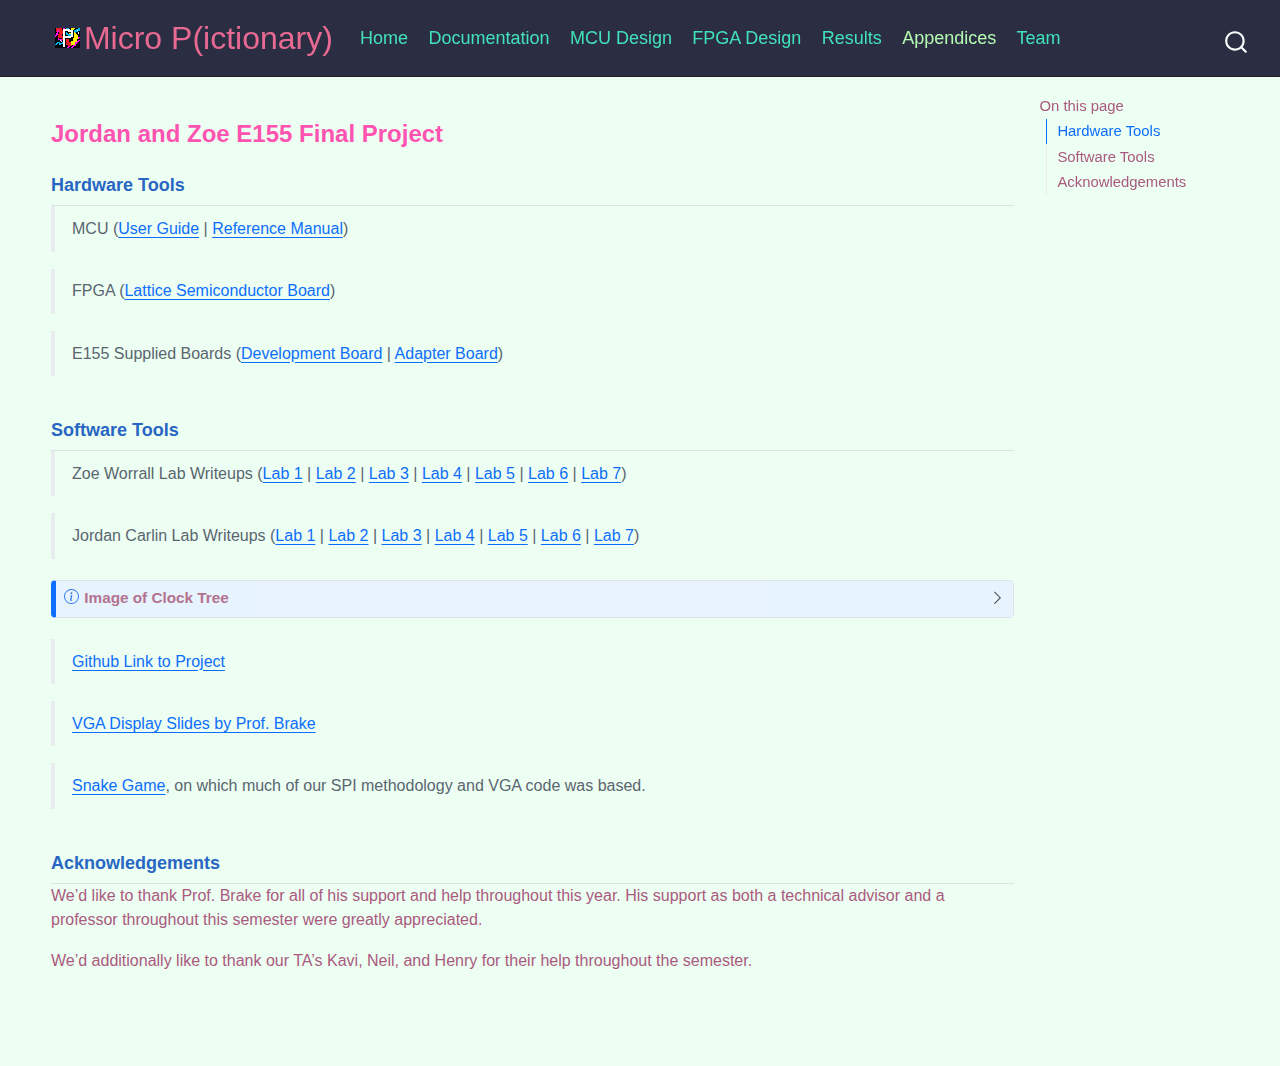
<file: appendices.html>
<!DOCTYPE html>
<html xmlns="http://www.w3.org/1999/xhtml" lang="en" xml:lang="en"><head>

<meta charset="utf-8">
<meta name="generator" content="quarto-1.6.39">

<meta name="viewport" content="width=device-width, initial-scale=1.0, user-scalable=yes">


<title>Jordan and Zoe E155 Final Project – Micro P(ictionary)</title>
<style>
code{white-space: pre-wrap;}
span.smallcaps{font-variant: small-caps;}
div.columns{display: flex; gap: min(4vw, 1.5em);}
div.column{flex: auto; overflow-x: auto;}
div.hanging-indent{margin-left: 1.5em; text-indent: -1.5em;}
ul.task-list{list-style: none;}
ul.task-list li input[type="checkbox"] {
  width: 0.8em;
  margin: 0 0.8em 0.2em -1em; /* quarto-specific, see https://github.com/quarto-dev/quarto-cli/issues/4556 */ 
  vertical-align: middle;
}
</style>


<script src="site_libs/quarto-nav/quarto-nav.js"></script>
<script src="site_libs/quarto-nav/headroom.min.js"></script>
<script src="site_libs/clipboard/clipboard.min.js"></script>
<script src="site_libs/quarto-search/autocomplete.umd.js"></script>
<script src="site_libs/quarto-search/fuse.min.js"></script>
<script src="site_libs/quarto-search/quarto-search.js"></script>
<meta name="quarto:offset" content="./">
<script src="site_libs/quarto-html/quarto.js"></script>
<script src="site_libs/quarto-html/popper.min.js"></script>
<script src="site_libs/quarto-html/tippy.umd.min.js"></script>
<script src="site_libs/quarto-html/anchor.min.js"></script>
<link href="site_libs/quarto-html/tippy.css" rel="stylesheet">
<link href="site_libs/quarto-html/quarto-syntax-highlighting-e26003cea8cd680ca0c55a263523d882.css" rel="stylesheet" id="quarto-text-highlighting-styles">
<script src="site_libs/bootstrap/bootstrap.min.js"></script>
<link href="site_libs/bootstrap/bootstrap-icons.css" rel="stylesheet">
<link href="site_libs/bootstrap/bootstrap-1594875bc4d08b77c15037ebe414d997.min.css" rel="stylesheet" append-hash="true" id="quarto-bootstrap" data-mode="light">
<script id="quarto-search-options" type="application/json">{
  "location": "navbar",
  "copy-button": false,
  "collapse-after": 3,
  "panel-placement": "end",
  "type": "overlay",
  "limit": 50,
  "keyboard-shortcut": [
    "f",
    "/",
    "s"
  ],
  "show-item-context": false,
  "language": {
    "search-no-results-text": "No results",
    "search-matching-documents-text": "matching documents",
    "search-copy-link-title": "Copy link to search",
    "search-hide-matches-text": "Hide additional matches",
    "search-more-match-text": "more match in this document",
    "search-more-matches-text": "more matches in this document",
    "search-clear-button-title": "Clear",
    "search-text-placeholder": "",
    "search-detached-cancel-button-title": "Cancel",
    "search-submit-button-title": "Submit",
    "search-label": "Search"
  }
}</script>
<style>html{ scroll-behavior: smooth; }</style>


<link rel="stylesheet" href="styles.css">
</head>

<body class="nav-fixed">

<div id="quarto-search-results"></div>
  <header id="quarto-header" class="headroom fixed-top">
    <nav class="navbar navbar-expand-lg " data-bs-theme="dark">
      <div class="navbar-container container-fluid">
      <div class="navbar-brand-container mx-auto">
    <a href="./index.html" class="navbar-brand navbar-brand-logo">
    <img src="./images/pictionaryLogo.png" alt="" class="navbar-logo">
    </a>
    <a class="navbar-brand" href="./index.html">
    <span class="navbar-title">Micro P(ictionary)</span>
    </a>
  </div>
            <div id="quarto-search" class="" title="Search"></div>
          <button class="navbar-toggler" type="button" data-bs-toggle="collapse" data-bs-target="#navbarCollapse" aria-controls="navbarCollapse" role="menu" aria-expanded="false" aria-label="Toggle navigation" onclick="if (window.quartoToggleHeadroom) { window.quartoToggleHeadroom(); }">
  <span class="navbar-toggler-icon"></span>
</button>
          <div class="collapse navbar-collapse" id="navbarCollapse">
            <ul class="navbar-nav navbar-nav-scroll me-auto">
  <li class="nav-item">
    <a class="nav-link" href="./index.html"> 
<span class="menu-text">Home</span></a>
  </li>  
  <li class="nav-item">
    <a class="nav-link" href="./documentation.html"> 
<span class="menu-text">Documentation</span></a>
  </li>  
  <li class="nav-item">
    <a class="nav-link" href="./mcu.html"> 
<span class="menu-text">MCU Design</span></a>
  </li>  
  <li class="nav-item">
    <a class="nav-link" href="./fpga.html"> 
<span class="menu-text">FPGA Design</span></a>
  </li>  
  <li class="nav-item">
    <a class="nav-link" href="./results.html"> 
<span class="menu-text">Results</span></a>
  </li>  
  <li class="nav-item">
    <a class="nav-link active" href="./appendices.html" aria-current="page"> 
<span class="menu-text">Appendices</span></a>
  </li>  
  <li class="nav-item">
    <a class="nav-link" href="./team.html"> 
<span class="menu-text">Team</span></a>
  </li>  
</ul>
          </div> <!-- /navcollapse -->
            <div class="quarto-navbar-tools">
</div>
      </div> <!-- /container-fluid -->
    </nav>
</header>
<!-- content -->
<div id="quarto-content" class="quarto-container page-columns page-rows-contents page-layout-article page-navbar">
<!-- sidebar -->
<!-- margin-sidebar -->
    <div id="quarto-margin-sidebar" class="sidebar margin-sidebar">
        <nav id="TOC" role="doc-toc" class="toc-active">
    <h2 id="toc-title">On this page</h2>
   
  <ul>
  <li><a href="#hardware-tools" id="toc-hardware-tools" class="nav-link active" data-scroll-target="#hardware-tools">Hardware Tools</a></li>
  <li><a href="#software-tools" id="toc-software-tools" class="nav-link" data-scroll-target="#software-tools">Software Tools</a></li>
  <li><a href="#acknowledgements" id="toc-acknowledgements" class="nav-link" data-scroll-target="#acknowledgements">Acknowledgements</a></li>
  </ul>
</nav>
    </div>
<!-- main -->
<main class="content" id="quarto-document-content">

<header id="title-block-header" class="quarto-title-block default">
<div class="quarto-title">
<h1 class="title">Jordan and Zoe E155 Final Project</h1>
</div>



<div class="quarto-title-meta">

    
  
    
  </div>
  


</header>


<section id="hardware-tools" class="level2">
<h2 class="anchored" data-anchor-id="hardware-tools">Hardware Tools</h2>
<blockquote class="blockquote">
<p>MCU (<a href="https://www.st.com/resource/en/datasheet/stm32l432kc.pdf">User Guide</a> | <a href="https://www.st.com/resource/en/reference_manual/rm0394-stm32l41xxx42xxx43xxx44xxx45xxx46xxx-advanced-armbased-32bit-mcus-stmicroelectronics.pdf">Reference Manual</a>)<br>
</p>
</blockquote>
<blockquote class="blockquote">
<p>FPGA (<a href="https://www.google.com/url?sa=t&amp;source=web&amp;rct=j&amp;opi=89978449&amp;url=https://www.latticesemi.com/-/media/LatticeSemi/Documents/DataSheets/iCE/FPGA-DS-02008-2-0-iCE40-UltraPlus-Family-Data-Sheet.ashx%3Fdocument_id%3D51968&amp;ved=2ahUKEwjo_6n_k5qKAxUyPEQIHVmdB-wQFnoECB0QAQ&amp;usg=AOvVaw32SICrlvohwKNVHOv_RlZg">Lattice Semiconductor Board</a>)<br>
</p>
</blockquote>
<blockquote class="blockquote">
<p>E155 Supplied Boards (<a href="https://hmc-e155.github.io/assets/doc/E155%20Development%20Board%20Schematic.pdf">Development Board</a> | <a href="https://hmc-e155.github.io/assets/doc/E155%20Breadboard%20Adapter%20Schematic.pdf">Adapter Board</a>)</p>
</blockquote>
</section>
<section id="software-tools" class="level2">
<h2 class="anchored" data-anchor-id="software-tools">Software Tools</h2>
<blockquote class="blockquote">
<p>Zoe Worrall Lab Writeups (<a href="https://zoe-worrall.github.io/e155_labs/projects/e-155_website/labs/lab1/lab1.html">Lab 1</a> | <a href="https://zoe-worrall.github.io/e155_labs/projects/e-155_website/labs/lab2/lab2.html">Lab 2</a> | <a href="https://zoe-worrall.github.io/e155_labs/projects/e-155_website/labs/lab3/lab3.html">Lab 3</a> | <a href="https://zoe-worrall.github.io/e155_labs/projects/e-155_website/labs/lab4/lab4.html">Lab 4</a> | <a href="https://zoe-worrall.github.io/e155_labs/projects/e-155_website/labs/lab5/lab5.html">Lab 5</a> | <a href="https://zoe-worrall.github.io/e155_labs/projects/e-155_website/labs/lab6/lab6.html">Lab 6</a> | <a href="https://zoe-worrall.github.io/e155_labs/projects/e-155_website/labs/lab7/lab7.html">Lab 7</a>)</p>
</blockquote>
<blockquote class="blockquote">
<p>Jordan Carlin Lab Writeups (<a href="https://jordancarlin.github.io/hmc-e155-portfolio/labs/lab1/lab1.html">Lab 1</a> | <a href="https://jordancarlin.github.io/hmc-e155-portfolio/labs/lab2/lab2.html">Lab 2</a> | <a href="https://jordancarlin.github.io/hmc-e155-portfolio/labs/lab3/lab3.html">Lab 3</a> | <a href="https://jordancarlin.github.io/hmc-e155-portfolio/labs/lab4/lab4.html">Lab 4</a> | <a href="https://jordancarlin.github.io/hmc-e155-portfolio/labs/lab5/lab5.html">Lab 5</a> | <a href="https://jordancarlin.github.io/hmc-e155-portfolio/labs/lab6/lab6.html">Lab 6</a> | <a href="https://jordancarlin.github.io/hmc-e155-portfolio/labs/lab7/lab7.html">Lab 7</a>)</p>
</blockquote>
<div class="callout callout-style-default callout-note callout-titled">
<div class="callout-header d-flex align-content-center" data-bs-toggle="collapse" data-bs-target=".callout-1-contents" aria-controls="callout-1" aria-expanded="false" aria-label="Toggle callout">
<div class="callout-icon-container">
<i class="callout-icon"></i>
</div>
<div class="callout-title-container flex-fill">
Image of Clock Tree
</div>
<div class="callout-btn-toggle d-inline-block border-0 py-1 ps-1 pe-0 float-end"><i class="callout-toggle"></i></div>
</div>
<div id="callout-1" class="callout-1-contents callout-collapse collapse">
<div class="callout-body-container callout-body">
<p><img src="./mcu_images/clockTree.png" class="img-fluid"></p>
<p>Figure 13 in the <a href="https://www.st.com/resource/en/reference_manual/rm0394-stm32l41xxx42xxx43xxx44xxx45xxx46xxx-advanced-armbased-32bit-mcus-stmicroelectronics.pdf">MCU Reference Manual</a></p>
</div>
</div>
</div>
<blockquote class="blockquote">
<p><a href="https://hmc-e155.github.io/final-project-portfolio/">Github Link to Project</a></p>
</blockquote>
<blockquote class="blockquote">
<p><a href="https://hmc-e155.github.io/lecture/slides/lecture-15-slides.pdf">VGA Display Slides by Prof.&nbsp;Brake</a></p>
</blockquote>
<blockquote class="blockquote">
<p><a href="https://dherreravicioso.github.io/e155snakevga/">Snake Game</a>, on which much of our SPI methodology and VGA code was based.</p>
</blockquote>
</section>
<section id="acknowledgements" class="level2">
<h2 class="anchored" data-anchor-id="acknowledgements">Acknowledgements</h2>
<p>We’d like to thank Prof.&nbsp;Brake for all of his support and help throughout this year. His support as both a technical advisor and a professor throughout this semester were greatly appreciated.</p>
<p>We’d additionally like to thank our TA’s Kavi, Neil, and Henry for their help throughout the semester.</p>


</section>

</main> <!-- /main -->
<script id="quarto-html-after-body" type="application/javascript">
window.document.addEventListener("DOMContentLoaded", function (event) {
  const toggleBodyColorMode = (bsSheetEl) => {
    const mode = bsSheetEl.getAttribute("data-mode");
    const bodyEl = window.document.querySelector("body");
    if (mode === "dark") {
      bodyEl.classList.add("quarto-dark");
      bodyEl.classList.remove("quarto-light");
    } else {
      bodyEl.classList.add("quarto-light");
      bodyEl.classList.remove("quarto-dark");
    }
  }
  const toggleBodyColorPrimary = () => {
    const bsSheetEl = window.document.querySelector("link#quarto-bootstrap");
    if (bsSheetEl) {
      toggleBodyColorMode(bsSheetEl);
    }
  }
  toggleBodyColorPrimary();  
  const icon = "";
  const anchorJS = new window.AnchorJS();
  anchorJS.options = {
    placement: 'right',
    icon: icon
  };
  anchorJS.add('.anchored');
  const isCodeAnnotation = (el) => {
    for (const clz of el.classList) {
      if (clz.startsWith('code-annotation-')) {                     
        return true;
      }
    }
    return false;
  }
  const onCopySuccess = function(e) {
    // button target
    const button = e.trigger;
    // don't keep focus
    button.blur();
    // flash "checked"
    button.classList.add('code-copy-button-checked');
    var currentTitle = button.getAttribute("title");
    button.setAttribute("title", "Copied!");
    let tooltip;
    if (window.bootstrap) {
      button.setAttribute("data-bs-toggle", "tooltip");
      button.setAttribute("data-bs-placement", "left");
      button.setAttribute("data-bs-title", "Copied!");
      tooltip = new bootstrap.Tooltip(button, 
        { trigger: "manual", 
          customClass: "code-copy-button-tooltip",
          offset: [0, -8]});
      tooltip.show();    
    }
    setTimeout(function() {
      if (tooltip) {
        tooltip.hide();
        button.removeAttribute("data-bs-title");
        button.removeAttribute("data-bs-toggle");
        button.removeAttribute("data-bs-placement");
      }
      button.setAttribute("title", currentTitle);
      button.classList.remove('code-copy-button-checked');
    }, 1000);
    // clear code selection
    e.clearSelection();
  }
  const getTextToCopy = function(trigger) {
      const codeEl = trigger.previousElementSibling.cloneNode(true);
      for (const childEl of codeEl.children) {
        if (isCodeAnnotation(childEl)) {
          childEl.remove();
        }
      }
      return codeEl.innerText;
  }
  const clipboard = new window.ClipboardJS('.code-copy-button:not([data-in-quarto-modal])', {
    text: getTextToCopy
  });
  clipboard.on('success', onCopySuccess);
  if (window.document.getElementById('quarto-embedded-source-code-modal')) {
    const clipboardModal = new window.ClipboardJS('.code-copy-button[data-in-quarto-modal]', {
      text: getTextToCopy,
      container: window.document.getElementById('quarto-embedded-source-code-modal')
    });
    clipboardModal.on('success', onCopySuccess);
  }
    var localhostRegex = new RegExp(/^(?:http|https):\/\/localhost\:?[0-9]*\//);
    var mailtoRegex = new RegExp(/^mailto:/);
      var filterRegex = new RegExp("https:\/\/jordancarlin\.github\.io\/e155-project\/");
    var isInternal = (href) => {
        return filterRegex.test(href) || localhostRegex.test(href) || mailtoRegex.test(href);
    }
    // Inspect non-navigation links and adorn them if external
 	var links = window.document.querySelectorAll('a[href]:not(.nav-link):not(.navbar-brand):not(.toc-action):not(.sidebar-link):not(.sidebar-item-toggle):not(.pagination-link):not(.no-external):not([aria-hidden]):not(.dropdown-item):not(.quarto-navigation-tool):not(.about-link)');
    for (var i=0; i<links.length; i++) {
      const link = links[i];
      if (!isInternal(link.href)) {
        // undo the damage that might have been done by quarto-nav.js in the case of
        // links that we want to consider external
        if (link.dataset.originalHref !== undefined) {
          link.href = link.dataset.originalHref;
        }
      }
    }
  function tippyHover(el, contentFn, onTriggerFn, onUntriggerFn) {
    const config = {
      allowHTML: true,
      maxWidth: 500,
      delay: 100,
      arrow: false,
      appendTo: function(el) {
          return el.parentElement;
      },
      interactive: true,
      interactiveBorder: 10,
      theme: 'quarto',
      placement: 'bottom-start',
    };
    if (contentFn) {
      config.content = contentFn;
    }
    if (onTriggerFn) {
      config.onTrigger = onTriggerFn;
    }
    if (onUntriggerFn) {
      config.onUntrigger = onUntriggerFn;
    }
    window.tippy(el, config); 
  }
  const noterefs = window.document.querySelectorAll('a[role="doc-noteref"]');
  for (var i=0; i<noterefs.length; i++) {
    const ref = noterefs[i];
    tippyHover(ref, function() {
      // use id or data attribute instead here
      let href = ref.getAttribute('data-footnote-href') || ref.getAttribute('href');
      try { href = new URL(href).hash; } catch {}
      const id = href.replace(/^#\/?/, "");
      const note = window.document.getElementById(id);
      if (note) {
        return note.innerHTML;
      } else {
        return "";
      }
    });
  }
  const xrefs = window.document.querySelectorAll('a.quarto-xref');
  const processXRef = (id, note) => {
    // Strip column container classes
    const stripColumnClz = (el) => {
      el.classList.remove("page-full", "page-columns");
      if (el.children) {
        for (const child of el.children) {
          stripColumnClz(child);
        }
      }
    }
    stripColumnClz(note)
    if (id === null || id.startsWith('sec-')) {
      // Special case sections, only their first couple elements
      const container = document.createElement("div");
      if (note.children && note.children.length > 2) {
        container.appendChild(note.children[0].cloneNode(true));
        for (let i = 1; i < note.children.length; i++) {
          const child = note.children[i];
          if (child.tagName === "P" && child.innerText === "") {
            continue;
          } else {
            container.appendChild(child.cloneNode(true));
            break;
          }
        }
        if (window.Quarto?.typesetMath) {
          window.Quarto.typesetMath(container);
        }
        return container.innerHTML
      } else {
        if (window.Quarto?.typesetMath) {
          window.Quarto.typesetMath(note);
        }
        return note.innerHTML;
      }
    } else {
      // Remove any anchor links if they are present
      const anchorLink = note.querySelector('a.anchorjs-link');
      if (anchorLink) {
        anchorLink.remove();
      }
      if (window.Quarto?.typesetMath) {
        window.Quarto.typesetMath(note);
      }
      if (note.classList.contains("callout")) {
        return note.outerHTML;
      } else {
        return note.innerHTML;
      }
    }
  }
  for (var i=0; i<xrefs.length; i++) {
    const xref = xrefs[i];
    tippyHover(xref, undefined, function(instance) {
      instance.disable();
      let url = xref.getAttribute('href');
      let hash = undefined; 
      if (url.startsWith('#')) {
        hash = url;
      } else {
        try { hash = new URL(url).hash; } catch {}
      }
      if (hash) {
        const id = hash.replace(/^#\/?/, "");
        const note = window.document.getElementById(id);
        if (note !== null) {
          try {
            const html = processXRef(id, note.cloneNode(true));
            instance.setContent(html);
          } finally {
            instance.enable();
            instance.show();
          }
        } else {
          // See if we can fetch this
          fetch(url.split('#')[0])
          .then(res => res.text())
          .then(html => {
            const parser = new DOMParser();
            const htmlDoc = parser.parseFromString(html, "text/html");
            const note = htmlDoc.getElementById(id);
            if (note !== null) {
              const html = processXRef(id, note);
              instance.setContent(html);
            } 
          }).finally(() => {
            instance.enable();
            instance.show();
          });
        }
      } else {
        // See if we can fetch a full url (with no hash to target)
        // This is a special case and we should probably do some content thinning / targeting
        fetch(url)
        .then(res => res.text())
        .then(html => {
          const parser = new DOMParser();
          const htmlDoc = parser.parseFromString(html, "text/html");
          const note = htmlDoc.querySelector('main.content');
          if (note !== null) {
            // This should only happen for chapter cross references
            // (since there is no id in the URL)
            // remove the first header
            if (note.children.length > 0 && note.children[0].tagName === "HEADER") {
              note.children[0].remove();
            }
            const html = processXRef(null, note);
            instance.setContent(html);
          } 
        }).finally(() => {
          instance.enable();
          instance.show();
        });
      }
    }, function(instance) {
    });
  }
      let selectedAnnoteEl;
      const selectorForAnnotation = ( cell, annotation) => {
        let cellAttr = 'data-code-cell="' + cell + '"';
        let lineAttr = 'data-code-annotation="' +  annotation + '"';
        const selector = 'span[' + cellAttr + '][' + lineAttr + ']';
        return selector;
      }
      const selectCodeLines = (annoteEl) => {
        const doc = window.document;
        const targetCell = annoteEl.getAttribute("data-target-cell");
        const targetAnnotation = annoteEl.getAttribute("data-target-annotation");
        const annoteSpan = window.document.querySelector(selectorForAnnotation(targetCell, targetAnnotation));
        const lines = annoteSpan.getAttribute("data-code-lines").split(",");
        const lineIds = lines.map((line) => {
          return targetCell + "-" + line;
        })
        let top = null;
        let height = null;
        let parent = null;
        if (lineIds.length > 0) {
            //compute the position of the single el (top and bottom and make a div)
            const el = window.document.getElementById(lineIds[0]);
            top = el.offsetTop;
            height = el.offsetHeight;
            parent = el.parentElement.parentElement;
          if (lineIds.length > 1) {
            const lastEl = window.document.getElementById(lineIds[lineIds.length - 1]);
            const bottom = lastEl.offsetTop + lastEl.offsetHeight;
            height = bottom - top;
          }
          if (top !== null && height !== null && parent !== null) {
            // cook up a div (if necessary) and position it 
            let div = window.document.getElementById("code-annotation-line-highlight");
            if (div === null) {
              div = window.document.createElement("div");
              div.setAttribute("id", "code-annotation-line-highlight");
              div.style.position = 'absolute';
              parent.appendChild(div);
            }
            div.style.top = top - 2 + "px";
            div.style.height = height + 4 + "px";
            div.style.left = 0;
            let gutterDiv = window.document.getElementById("code-annotation-line-highlight-gutter");
            if (gutterDiv === null) {
              gutterDiv = window.document.createElement("div");
              gutterDiv.setAttribute("id", "code-annotation-line-highlight-gutter");
              gutterDiv.style.position = 'absolute';
              const codeCell = window.document.getElementById(targetCell);
              const gutter = codeCell.querySelector('.code-annotation-gutter');
              gutter.appendChild(gutterDiv);
            }
            gutterDiv.style.top = top - 2 + "px";
            gutterDiv.style.height = height + 4 + "px";
          }
          selectedAnnoteEl = annoteEl;
        }
      };
      const unselectCodeLines = () => {
        const elementsIds = ["code-annotation-line-highlight", "code-annotation-line-highlight-gutter"];
        elementsIds.forEach((elId) => {
          const div = window.document.getElementById(elId);
          if (div) {
            div.remove();
          }
        });
        selectedAnnoteEl = undefined;
      };
        // Handle positioning of the toggle
    window.addEventListener(
      "resize",
      throttle(() => {
        elRect = undefined;
        if (selectedAnnoteEl) {
          selectCodeLines(selectedAnnoteEl);
        }
      }, 10)
    );
    function throttle(fn, ms) {
    let throttle = false;
    let timer;
      return (...args) => {
        if(!throttle) { // first call gets through
            fn.apply(this, args);
            throttle = true;
        } else { // all the others get throttled
            if(timer) clearTimeout(timer); // cancel #2
            timer = setTimeout(() => {
              fn.apply(this, args);
              timer = throttle = false;
            }, ms);
        }
      };
    }
      // Attach click handler to the DT
      const annoteDls = window.document.querySelectorAll('dt[data-target-cell]');
      for (const annoteDlNode of annoteDls) {
        annoteDlNode.addEventListener('click', (event) => {
          const clickedEl = event.target;
          if (clickedEl !== selectedAnnoteEl) {
            unselectCodeLines();
            const activeEl = window.document.querySelector('dt[data-target-cell].code-annotation-active');
            if (activeEl) {
              activeEl.classList.remove('code-annotation-active');
            }
            selectCodeLines(clickedEl);
            clickedEl.classList.add('code-annotation-active');
          } else {
            // Unselect the line
            unselectCodeLines();
            clickedEl.classList.remove('code-annotation-active');
          }
        });
      }
  const findCites = (el) => {
    const parentEl = el.parentElement;
    if (parentEl) {
      const cites = parentEl.dataset.cites;
      if (cites) {
        return {
          el,
          cites: cites.split(' ')
        };
      } else {
        return findCites(el.parentElement)
      }
    } else {
      return undefined;
    }
  };
  var bibliorefs = window.document.querySelectorAll('a[role="doc-biblioref"]');
  for (var i=0; i<bibliorefs.length; i++) {
    const ref = bibliorefs[i];
    const citeInfo = findCites(ref);
    if (citeInfo) {
      tippyHover(citeInfo.el, function() {
        var popup = window.document.createElement('div');
        citeInfo.cites.forEach(function(cite) {
          var citeDiv = window.document.createElement('div');
          citeDiv.classList.add('hanging-indent');
          citeDiv.classList.add('csl-entry');
          var biblioDiv = window.document.getElementById('ref-' + cite);
          if (biblioDiv) {
            citeDiv.innerHTML = biblioDiv.innerHTML;
          }
          popup.appendChild(citeDiv);
        });
        return popup.innerHTML;
      });
    }
  }
});
</script>
</div> <!-- /content -->




<script src="site_libs/quarto-html/zenscroll-min.js"></script>
</body></html>
</file>
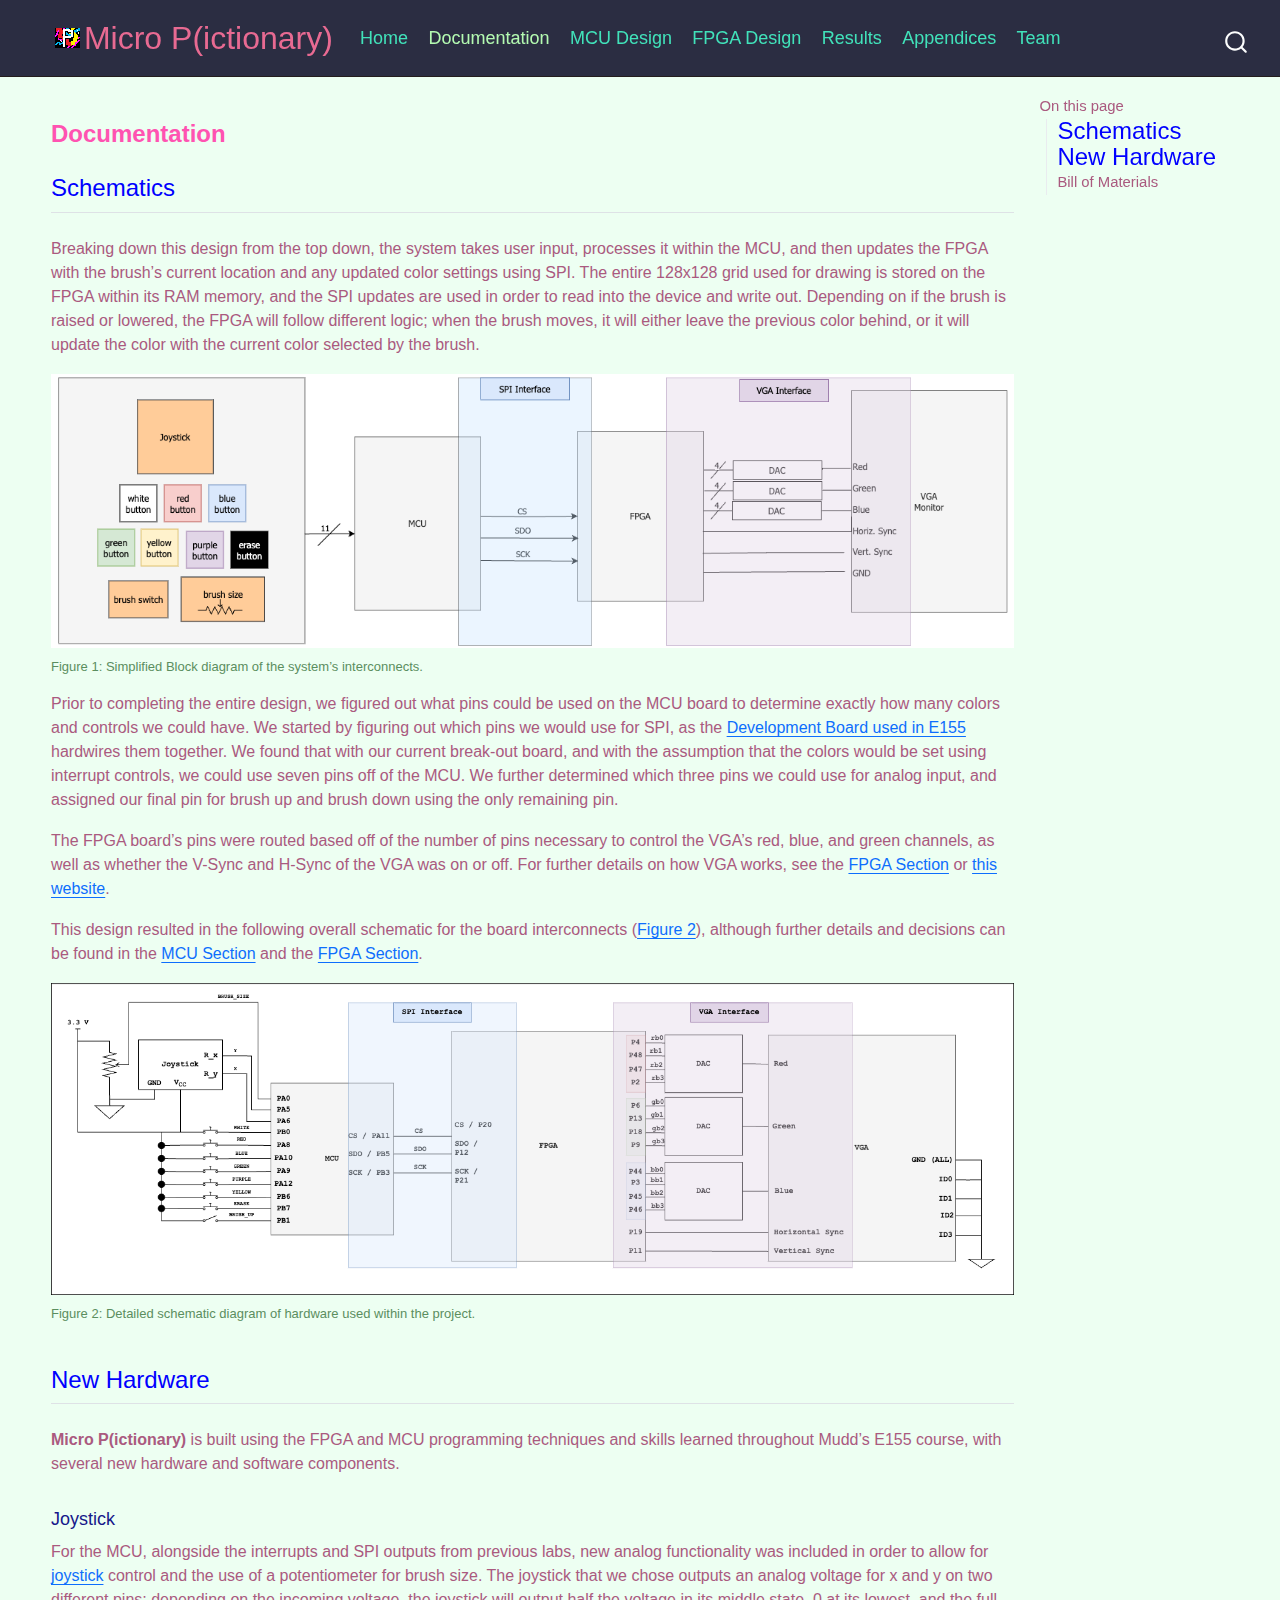
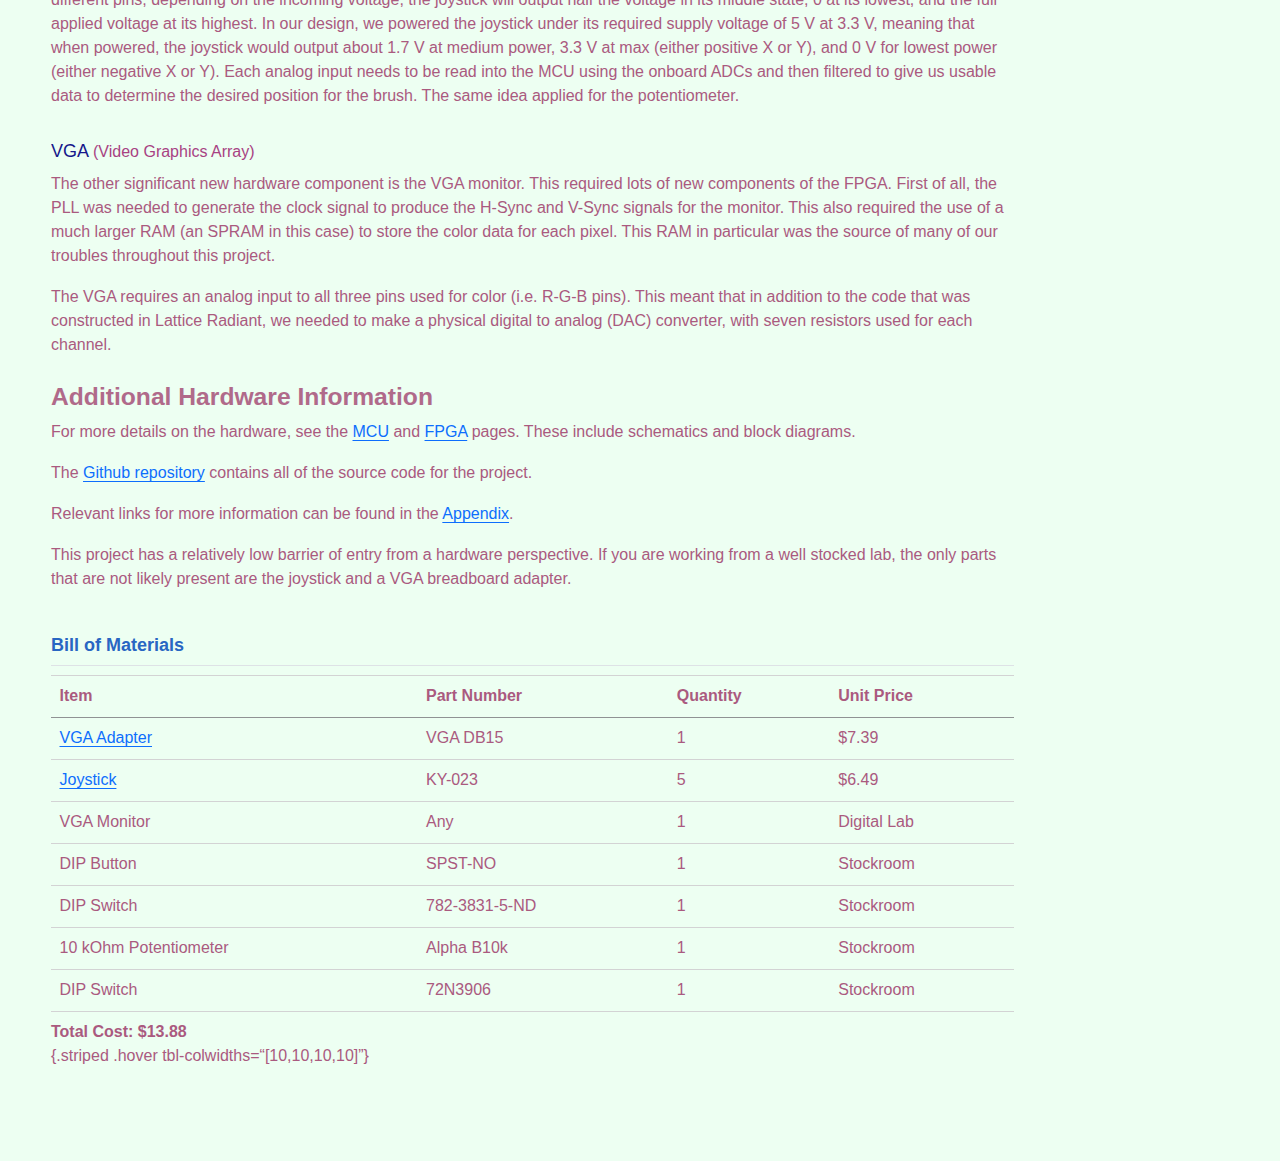
<file: documentation.html>
<!DOCTYPE html>
<html xmlns="http://www.w3.org/1999/xhtml" lang="en" xml:lang="en"><head>

<meta charset="utf-8">
<meta name="generator" content="quarto-1.6.39">

<meta name="viewport" content="width=device-width, initial-scale=1.0, user-scalable=yes">


<title>Documentation – Micro P(ictionary)</title>
<style>
code{white-space: pre-wrap;}
span.smallcaps{font-variant: small-caps;}
div.columns{display: flex; gap: min(4vw, 1.5em);}
div.column{flex: auto; overflow-x: auto;}
div.hanging-indent{margin-left: 1.5em; text-indent: -1.5em;}
ul.task-list{list-style: none;}
ul.task-list li input[type="checkbox"] {
  width: 0.8em;
  margin: 0 0.8em 0.2em -1em; /* quarto-specific, see https://github.com/quarto-dev/quarto-cli/issues/4556 */ 
  vertical-align: middle;
}
</style>


<script src="site_libs/quarto-nav/quarto-nav.js"></script>
<script src="site_libs/quarto-nav/headroom.min.js"></script>
<script src="site_libs/clipboard/clipboard.min.js"></script>
<script src="site_libs/quarto-search/autocomplete.umd.js"></script>
<script src="site_libs/quarto-search/fuse.min.js"></script>
<script src="site_libs/quarto-search/quarto-search.js"></script>
<meta name="quarto:offset" content="./">
<script src="site_libs/quarto-html/quarto.js"></script>
<script src="site_libs/quarto-html/popper.min.js"></script>
<script src="site_libs/quarto-html/tippy.umd.min.js"></script>
<script src="site_libs/quarto-html/anchor.min.js"></script>
<link href="site_libs/quarto-html/tippy.css" rel="stylesheet">
<link href="site_libs/quarto-html/quarto-syntax-highlighting-e26003cea8cd680ca0c55a263523d882.css" rel="stylesheet" id="quarto-text-highlighting-styles">
<script src="site_libs/bootstrap/bootstrap.min.js"></script>
<link href="site_libs/bootstrap/bootstrap-icons.css" rel="stylesheet">
<link href="site_libs/bootstrap/bootstrap-1594875bc4d08b77c15037ebe414d997.min.css" rel="stylesheet" append-hash="true" id="quarto-bootstrap" data-mode="light">
<script id="quarto-search-options" type="application/json">{
  "location": "navbar",
  "copy-button": false,
  "collapse-after": 3,
  "panel-placement": "end",
  "type": "overlay",
  "limit": 50,
  "keyboard-shortcut": [
    "f",
    "/",
    "s"
  ],
  "show-item-context": false,
  "language": {
    "search-no-results-text": "No results",
    "search-matching-documents-text": "matching documents",
    "search-copy-link-title": "Copy link to search",
    "search-hide-matches-text": "Hide additional matches",
    "search-more-match-text": "more match in this document",
    "search-more-matches-text": "more matches in this document",
    "search-clear-button-title": "Clear",
    "search-text-placeholder": "",
    "search-detached-cancel-button-title": "Cancel",
    "search-submit-button-title": "Submit",
    "search-label": "Search"
  }
}</script>
<style>html{ scroll-behavior: smooth; }</style>


<link rel="stylesheet" href="styles.css">
</head>

<body class="nav-fixed">

<div id="quarto-search-results"></div>
  <header id="quarto-header" class="headroom fixed-top">
    <nav class="navbar navbar-expand-lg " data-bs-theme="dark">
      <div class="navbar-container container-fluid">
      <div class="navbar-brand-container mx-auto">
    <a href="./index.html" class="navbar-brand navbar-brand-logo">
    <img src="./images/pictionaryLogo.png" alt="" class="navbar-logo">
    </a>
    <a class="navbar-brand" href="./index.html">
    <span class="navbar-title">Micro P(ictionary)</span>
    </a>
  </div>
            <div id="quarto-search" class="" title="Search"></div>
          <button class="navbar-toggler" type="button" data-bs-toggle="collapse" data-bs-target="#navbarCollapse" aria-controls="navbarCollapse" role="menu" aria-expanded="false" aria-label="Toggle navigation" onclick="if (window.quartoToggleHeadroom) { window.quartoToggleHeadroom(); }">
  <span class="navbar-toggler-icon"></span>
</button>
          <div class="collapse navbar-collapse" id="navbarCollapse">
            <ul class="navbar-nav navbar-nav-scroll me-auto">
  <li class="nav-item">
    <a class="nav-link" href="./index.html"> 
<span class="menu-text">Home</span></a>
  </li>  
  <li class="nav-item">
    <a class="nav-link active" href="./documentation.html" aria-current="page"> 
<span class="menu-text">Documentation</span></a>
  </li>  
  <li class="nav-item">
    <a class="nav-link" href="./mcu.html"> 
<span class="menu-text">MCU Design</span></a>
  </li>  
  <li class="nav-item">
    <a class="nav-link" href="./fpga.html"> 
<span class="menu-text">FPGA Design</span></a>
  </li>  
  <li class="nav-item">
    <a class="nav-link" href="./results.html"> 
<span class="menu-text">Results</span></a>
  </li>  
  <li class="nav-item">
    <a class="nav-link" href="./appendices.html"> 
<span class="menu-text">Appendices</span></a>
  </li>  
  <li class="nav-item">
    <a class="nav-link" href="./team.html"> 
<span class="menu-text">Team</span></a>
  </li>  
</ul>
          </div> <!-- /navcollapse -->
            <div class="quarto-navbar-tools">
</div>
      </div> <!-- /container-fluid -->
    </nav>
</header>
<!-- content -->
<div id="quarto-content" class="quarto-container page-columns page-rows-contents page-layout-article page-navbar">
<!-- sidebar -->
<!-- margin-sidebar -->
    <div id="quarto-margin-sidebar" class="sidebar margin-sidebar">
        <nav id="TOC" role="doc-toc" class="toc-active">
    <h2 id="toc-title">On this page</h2>
   
  <ul>
  <li><a href="#schematics" id="toc-schematics" class="nav-link active" data-scroll-target="#schematics"></a><a style="color: blue; font-size: x-large;" class="nav-link" data-scroll-target="undefined"> Schematics </a></li>
  <li><a href="#new-hardware" id="toc-new-hardware" class="nav-link" data-scroll-target="#new-hardware"></a><a style="color: blue; font-size: x-large;" class="nav-link" data-scroll-target="undefined"> New Hardware </a>
  <ul class="collapse">
  <li><a href="#joystick" id="toc-joystick" class="nav-link" data-scroll-target="#joystick"></a><a style="color: navy; font-size: large;" class="nav-link" data-scroll-target="undefined"> Joystick </a></li>
  <li><a href="#vga-video-graphics-array" id="toc-vga-video-graphics-array" class="nav-link" data-scroll-target="#vga-video-graphics-array"></a><a style="color: navy; font-size: large;" class="nav-link" data-scroll-target="undefined"> VGA </a><a style="color: #a12d77; font-size: medium;" class="nav-link" data-scroll-target="undefined"> (Video Graphics Array) </a></li>
  <li><a href="#additional-hardware-information" id="toc-additional-hardware-information" class="nav-link" data-scroll-target="#additional-hardware-information">Additional Hardware Information</a></li>
  </ul></li>
  <li><a href="#bill-of-materials" id="toc-bill-of-materials" class="nav-link" data-scroll-target="#bill-of-materials">Bill of Materials</a></li>
  </ul>
</nav>
    </div>
<!-- main -->
<main class="content" id="quarto-document-content">

<header id="title-block-header" class="quarto-title-block default">
<div class="quarto-title">
<h1 class="title">Documentation</h1>
</div>



<div class="quarto-title-meta">

    
  
    
  </div>
  


</header>


<section id="schematics" class="level2">
<h2 class="anchored" data-anchor-id="schematics"><a style="color: blue; font-size: x-large;"> Schematics </a></h2>
<p><br>
Breaking down this design from the top down, the system takes user input, processes it within the MCU, and then updates the FPGA with the brush’s current location and any updated color settings using SPI. The entire 128x128 grid used for drawing is stored on the FPGA within its RAM memory, and the SPI updates are used in order to read into the device and write out. Depending on if the brush is raised or lowered, the FPGA will follow different logic; when the brush moves, it will either leave the previous color behind, or it will update the color with the current color selected by the brush.</p>
<div id="fig-overview" class="quarto-float quarto-figure quarto-figure-center anchored">
<figure class="quarto-float quarto-float-fig figure">
<div aria-describedby="fig-overview-caption-0ceaefa1-69ba-4598-a22c-09a6ac19f8ca">
<img src="images/simple_block_diag.png" class="img-fluid figure-img">
</div>
<figcaption class="quarto-float-caption-bottom quarto-float-caption quarto-float-fig" id="fig-overview-caption-0ceaefa1-69ba-4598-a22c-09a6ac19f8ca">
Figure&nbsp;1: Simplified Block diagram of the system’s interconnects.
</figcaption>
</figure>
</div>
<p>Prior to completing the entire design, we figured out what pins could be used on the MCU board to determine exactly how many colors and controls we could have. We started by figuring out which pins we would use for SPI, as the <a href="https://hmc-e155.github.io/assets/doc/E155%20Development%20Board%20Schematic.pdf">Development Board used in E155</a> hardwires them together. We found that with our current break-out board, and with the assumption that the colors would be set using interrupt controls, we could use seven pins off of the MCU. We further determined which three pins we could use for analog input, and assigned our final pin for brush up and brush down using the only remaining pin.</p>
<p>The FPGA board’s pins were routed based off of the number of pins necessary to control the VGA’s red, blue, and green channels, as well as whether the V-Sync and H-Sync of the VGA was on or off. For further details on how VGA works, see the <a href="./fpga.html">FPGA Section</a> or <a href="https://digilent.com/reference/learn/programmable-logic/tutorials/vga-display-congroller/start?srsltid=AfmBOoq9JO9VTrUVDEp53zmMamKq4o6nn7z8SR64hYPTCnaqJVglEiMm">this website</a>.</p>
<p>This design resulted in the following overall schematic for the board interconnects (<a href="#fig-pinnumber" class="quarto-xref">Figure&nbsp;2</a>), although further details and decisions can be found in the <a href="./mcu.html">MCU Section</a> and the <a href="./fpga.html">FPGA Section</a>.</p>
<div id="fig-pinnumber" class="quarto-float quarto-figure quarto-figure-center anchored">
<figure class="quarto-float quarto-float-fig figure">
<div aria-describedby="fig-pinnumber-caption-0ceaefa1-69ba-4598-a22c-09a6ac19f8ca">
<img src="images/pinnumbers_documentation.png" class="img-fluid figure-img">
</div>
<figcaption class="quarto-float-caption-bottom quarto-float-caption quarto-float-fig" id="fig-pinnumber-caption-0ceaefa1-69ba-4598-a22c-09a6ac19f8ca">
Figure&nbsp;2: Detailed schematic diagram of hardware used within the project.
</figcaption>
</figure>
</div>
</section>
<section id="new-hardware" class="level2">
<h2 class="anchored" data-anchor-id="new-hardware"><a style="color: blue; font-size: x-large;"> New Hardware </a></h2>
<p><br>
<strong>Micro P(ictionary)</strong> is built using the FPGA and MCU programming techniques and skills learned throughout Mudd’s E155 course, with several new hardware and software components.</p>
<section id="joystick" class="level3">
<h3 class="anchored" data-anchor-id="joystick"><a style="color: navy; font-size: large;"> Joystick </a></h3>
<p>For the MCU, alongside the interrupts and SPI outputs from previous labs, new analog functionality was included in order to allow for <a href="https://amazon.com/Partstower-Joystick-Breakout-Arduino-arduino/dp/B06Y1TG2QL/?crid=1O74GZSM0JEX1&amp;dib=eyJ2IjoiMSJ9.[base64].jT1kmTdlaBQwWo6bBLwWnS9cP3KsCM0E_XFzSv-8tZo&amp;dib_tag=se&amp;sprefix=joystick+breakout+module+game+controller+for+arduino,aps,118">joystick</a> control and the use of a potentiometer for brush size. The joystick that we chose outputs an analog voltage for x and y on two different pins; depending on the incoming voltage, the joystick will output half the voltage in its middle state, 0 at its lowest, and the full applied voltage at its highest. In our design, we powered the joystick under its required supply voltage of 5 V at 3.3 V, meaning that when powered, the joystick would output about 1.7 V at medium power, 3.3 V at max (either positive X or Y), and 0 V for lowest power (either negative X or Y). Each analog input needs to be read into the MCU using the onboard ADCs and then filtered to give us usable data to determine the desired position for the brush. The same idea applied for the potentiometer.</p>
</section>
<section id="vga-video-graphics-array" class="level3">
<h3 class="anchored" data-anchor-id="vga-video-graphics-array"><a style="color: navy; font-size: large;"> VGA </a><a style="color: #a12d77; font-size: medium;"> (Video Graphics Array) </a></h3>
<p>The other significant new hardware component is the VGA monitor. This required lots of new components of the FPGA. First of all, the PLL was needed to generate the clock signal to produce the H-Sync and V-Sync signals for the monitor. This also required the use of a much larger RAM (an SPRAM in this case) to store the color data for each pixel. This RAM in particular was the source of many of our troubles throughout this project.</p>
<p>The VGA requires an analog input to all three pins used for color (i.e.&nbsp;R-G-B pins). This meant that in addition to the code that was constructed in Lattice Radiant, we needed to make a physical digital to analog (DAC) converter, with seven resistors used for each channel.</p>
</section>
<section id="additional-hardware-information" class="level3">
<h3 class="anchored" data-anchor-id="additional-hardware-information">Additional Hardware Information</h3>
<p>For more details on the hardware, see the <a href="./mcu">MCU</a> and <a href="./fpga">FPGA</a> pages. These include schematics and block diagrams.</p>
<p>The <a href="https://github.com/jordancarlin/e155-project">Github repository</a> contains all of the source code for the project.</p>
<p>Relevant links for more information can be found in the <a href="./appendices.html">Appendix</a>.</p>
<p>This project has a relatively low barrier of entry from a hardware perspective. If you are working from a well stocked lab, the only parts that are not likely present are the joystick and a VGA breadboard adapter.</p>
</section>
</section>
<section id="bill-of-materials" class="level2">
<h2 class="anchored" data-anchor-id="bill-of-materials">Bill of Materials</h2>
<table class="caption-top table">
<thead>
<tr class="header">
<th>Item</th>
<th>Part Number</th>
<th>Quantity</th>
<th>Unit Price</th>
</tr>
</thead>
<tbody>
<tr class="odd">
<td><a href="https://amazon.com/risingsaplings-Solderless-Connector-Adapter-Plate/dp/B097BWJKB4/?crid=2O7DJ1KN9CDOS&amp;dib=eyJ2IjoiMSJ9.[base64].HiCryg4ckYKAHBcJ1lITEMN_yUXOEPZYQq1QPaB5aBo&amp;dib_tag=se&amp;sprefix=vga+bread,aps,145">VGA Adapter</a></td>
<td>VGA DB15</td>
<td>1</td>
<td>$7.39</td>
</tr>
<tr class="even">
<td><a href="https://amazon.com/Partstower-Joystick-Breakout-Arduino-arduino/dp/B06Y1TG2QL/?crid=1O74GZSM0JEX1&amp;dib=eyJ2IjoiMSJ9.[base64].jT1kmTdlaBQwWo6bBLwWnS9cP3KsCM0E_XFzSv-8tZo&amp;dib_tag=se&amp;sprefix=joystick+breakout+module+game+controller+for+arduino,aps,118">Joystick</a></td>
<td>KY-023</td>
<td>5</td>
<td>$6.49</td>
</tr>
<tr class="odd">
<td>VGA Monitor</td>
<td>Any</td>
<td>1</td>
<td>Digital Lab</td>
</tr>
<tr class="even">
<td>DIP Button</td>
<td>SPST-NO</td>
<td>1</td>
<td>Stockroom</td>
</tr>
<tr class="odd">
<td>DIP Switch</td>
<td>782-3831-5-ND</td>
<td>1</td>
<td>Stockroom</td>
</tr>
<tr class="even">
<td>10 kOhm Potentiometer</td>
<td>Alpha B10k</td>
<td>1</td>
<td>Stockroom</td>
</tr>
<tr class="odd">
<td>DIP Switch</td>
<td>72N3906</td>
<td>1</td>
<td>Stockroom</td>
</tr>
</tbody>
</table>
<dl>
<dt>Total Cost: $13.88</dt>
<dd>
<p>{.striped .hover tbl-colwidths=“[10,10,10,10]”}</p>
</dd>
</dl>


</section>

</main> <!-- /main -->
<script id="quarto-html-after-body" type="application/javascript">
window.document.addEventListener("DOMContentLoaded", function (event) {
  const toggleBodyColorMode = (bsSheetEl) => {
    const mode = bsSheetEl.getAttribute("data-mode");
    const bodyEl = window.document.querySelector("body");
    if (mode === "dark") {
      bodyEl.classList.add("quarto-dark");
      bodyEl.classList.remove("quarto-light");
    } else {
      bodyEl.classList.add("quarto-light");
      bodyEl.classList.remove("quarto-dark");
    }
  }
  const toggleBodyColorPrimary = () => {
    const bsSheetEl = window.document.querySelector("link#quarto-bootstrap");
    if (bsSheetEl) {
      toggleBodyColorMode(bsSheetEl);
    }
  }
  toggleBodyColorPrimary();  
  const icon = "";
  const anchorJS = new window.AnchorJS();
  anchorJS.options = {
    placement: 'right',
    icon: icon
  };
  anchorJS.add('.anchored');
  const isCodeAnnotation = (el) => {
    for (const clz of el.classList) {
      if (clz.startsWith('code-annotation-')) {                     
        return true;
      }
    }
    return false;
  }
  const onCopySuccess = function(e) {
    // button target
    const button = e.trigger;
    // don't keep focus
    button.blur();
    // flash "checked"
    button.classList.add('code-copy-button-checked');
    var currentTitle = button.getAttribute("title");
    button.setAttribute("title", "Copied!");
    let tooltip;
    if (window.bootstrap) {
      button.setAttribute("data-bs-toggle", "tooltip");
      button.setAttribute("data-bs-placement", "left");
      button.setAttribute("data-bs-title", "Copied!");
      tooltip = new bootstrap.Tooltip(button, 
        { trigger: "manual", 
          customClass: "code-copy-button-tooltip",
          offset: [0, -8]});
      tooltip.show();    
    }
    setTimeout(function() {
      if (tooltip) {
        tooltip.hide();
        button.removeAttribute("data-bs-title");
        button.removeAttribute("data-bs-toggle");
        button.removeAttribute("data-bs-placement");
      }
      button.setAttribute("title", currentTitle);
      button.classList.remove('code-copy-button-checked');
    }, 1000);
    // clear code selection
    e.clearSelection();
  }
  const getTextToCopy = function(trigger) {
      const codeEl = trigger.previousElementSibling.cloneNode(true);
      for (const childEl of codeEl.children) {
        if (isCodeAnnotation(childEl)) {
          childEl.remove();
        }
      }
      return codeEl.innerText;
  }
  const clipboard = new window.ClipboardJS('.code-copy-button:not([data-in-quarto-modal])', {
    text: getTextToCopy
  });
  clipboard.on('success', onCopySuccess);
  if (window.document.getElementById('quarto-embedded-source-code-modal')) {
    const clipboardModal = new window.ClipboardJS('.code-copy-button[data-in-quarto-modal]', {
      text: getTextToCopy,
      container: window.document.getElementById('quarto-embedded-source-code-modal')
    });
    clipboardModal.on('success', onCopySuccess);
  }
    var localhostRegex = new RegExp(/^(?:http|https):\/\/localhost\:?[0-9]*\//);
    var mailtoRegex = new RegExp(/^mailto:/);
      var filterRegex = new RegExp("https:\/\/jordancarlin\.github\.io\/e155-project\/");
    var isInternal = (href) => {
        return filterRegex.test(href) || localhostRegex.test(href) || mailtoRegex.test(href);
    }
    // Inspect non-navigation links and adorn them if external
 	var links = window.document.querySelectorAll('a[href]:not(.nav-link):not(.navbar-brand):not(.toc-action):not(.sidebar-link):not(.sidebar-item-toggle):not(.pagination-link):not(.no-external):not([aria-hidden]):not(.dropdown-item):not(.quarto-navigation-tool):not(.about-link)');
    for (var i=0; i<links.length; i++) {
      const link = links[i];
      if (!isInternal(link.href)) {
        // undo the damage that might have been done by quarto-nav.js in the case of
        // links that we want to consider external
        if (link.dataset.originalHref !== undefined) {
          link.href = link.dataset.originalHref;
        }
      }
    }
  function tippyHover(el, contentFn, onTriggerFn, onUntriggerFn) {
    const config = {
      allowHTML: true,
      maxWidth: 500,
      delay: 100,
      arrow: false,
      appendTo: function(el) {
          return el.parentElement;
      },
      interactive: true,
      interactiveBorder: 10,
      theme: 'quarto',
      placement: 'bottom-start',
    };
    if (contentFn) {
      config.content = contentFn;
    }
    if (onTriggerFn) {
      config.onTrigger = onTriggerFn;
    }
    if (onUntriggerFn) {
      config.onUntrigger = onUntriggerFn;
    }
    window.tippy(el, config); 
  }
  const noterefs = window.document.querySelectorAll('a[role="doc-noteref"]');
  for (var i=0; i<noterefs.length; i++) {
    const ref = noterefs[i];
    tippyHover(ref, function() {
      // use id or data attribute instead here
      let href = ref.getAttribute('data-footnote-href') || ref.getAttribute('href');
      try { href = new URL(href).hash; } catch {}
      const id = href.replace(/^#\/?/, "");
      const note = window.document.getElementById(id);
      if (note) {
        return note.innerHTML;
      } else {
        return "";
      }
    });
  }
  const xrefs = window.document.querySelectorAll('a.quarto-xref');
  const processXRef = (id, note) => {
    // Strip column container classes
    const stripColumnClz = (el) => {
      el.classList.remove("page-full", "page-columns");
      if (el.children) {
        for (const child of el.children) {
          stripColumnClz(child);
        }
      }
    }
    stripColumnClz(note)
    if (id === null || id.startsWith('sec-')) {
      // Special case sections, only their first couple elements
      const container = document.createElement("div");
      if (note.children && note.children.length > 2) {
        container.appendChild(note.children[0].cloneNode(true));
        for (let i = 1; i < note.children.length; i++) {
          const child = note.children[i];
          if (child.tagName === "P" && child.innerText === "") {
            continue;
          } else {
            container.appendChild(child.cloneNode(true));
            break;
          }
        }
        if (window.Quarto?.typesetMath) {
          window.Quarto.typesetMath(container);
        }
        return container.innerHTML
      } else {
        if (window.Quarto?.typesetMath) {
          window.Quarto.typesetMath(note);
        }
        return note.innerHTML;
      }
    } else {
      // Remove any anchor links if they are present
      const anchorLink = note.querySelector('a.anchorjs-link');
      if (anchorLink) {
        anchorLink.remove();
      }
      if (window.Quarto?.typesetMath) {
        window.Quarto.typesetMath(note);
      }
      if (note.classList.contains("callout")) {
        return note.outerHTML;
      } else {
        return note.innerHTML;
      }
    }
  }
  for (var i=0; i<xrefs.length; i++) {
    const xref = xrefs[i];
    tippyHover(xref, undefined, function(instance) {
      instance.disable();
      let url = xref.getAttribute('href');
      let hash = undefined; 
      if (url.startsWith('#')) {
        hash = url;
      } else {
        try { hash = new URL(url).hash; } catch {}
      }
      if (hash) {
        const id = hash.replace(/^#\/?/, "");
        const note = window.document.getElementById(id);
        if (note !== null) {
          try {
            const html = processXRef(id, note.cloneNode(true));
            instance.setContent(html);
          } finally {
            instance.enable();
            instance.show();
          }
        } else {
          // See if we can fetch this
          fetch(url.split('#')[0])
          .then(res => res.text())
          .then(html => {
            const parser = new DOMParser();
            const htmlDoc = parser.parseFromString(html, "text/html");
            const note = htmlDoc.getElementById(id);
            if (note !== null) {
              const html = processXRef(id, note);
              instance.setContent(html);
            } 
          }).finally(() => {
            instance.enable();
            instance.show();
          });
        }
      } else {
        // See if we can fetch a full url (with no hash to target)
        // This is a special case and we should probably do some content thinning / targeting
        fetch(url)
        .then(res => res.text())
        .then(html => {
          const parser = new DOMParser();
          const htmlDoc = parser.parseFromString(html, "text/html");
          const note = htmlDoc.querySelector('main.content');
          if (note !== null) {
            // This should only happen for chapter cross references
            // (since there is no id in the URL)
            // remove the first header
            if (note.children.length > 0 && note.children[0].tagName === "HEADER") {
              note.children[0].remove();
            }
            const html = processXRef(null, note);
            instance.setContent(html);
          } 
        }).finally(() => {
          instance.enable();
          instance.show();
        });
      }
    }, function(instance) {
    });
  }
      let selectedAnnoteEl;
      const selectorForAnnotation = ( cell, annotation) => {
        let cellAttr = 'data-code-cell="' + cell + '"';
        let lineAttr = 'data-code-annotation="' +  annotation + '"';
        const selector = 'span[' + cellAttr + '][' + lineAttr + ']';
        return selector;
      }
      const selectCodeLines = (annoteEl) => {
        const doc = window.document;
        const targetCell = annoteEl.getAttribute("data-target-cell");
        const targetAnnotation = annoteEl.getAttribute("data-target-annotation");
        const annoteSpan = window.document.querySelector(selectorForAnnotation(targetCell, targetAnnotation));
        const lines = annoteSpan.getAttribute("data-code-lines").split(",");
        const lineIds = lines.map((line) => {
          return targetCell + "-" + line;
        })
        let top = null;
        let height = null;
        let parent = null;
        if (lineIds.length > 0) {
            //compute the position of the single el (top and bottom and make a div)
            const el = window.document.getElementById(lineIds[0]);
            top = el.offsetTop;
            height = el.offsetHeight;
            parent = el.parentElement.parentElement;
          if (lineIds.length > 1) {
            const lastEl = window.document.getElementById(lineIds[lineIds.length - 1]);
            const bottom = lastEl.offsetTop + lastEl.offsetHeight;
            height = bottom - top;
          }
          if (top !== null && height !== null && parent !== null) {
            // cook up a div (if necessary) and position it 
            let div = window.document.getElementById("code-annotation-line-highlight");
            if (div === null) {
              div = window.document.createElement("div");
              div.setAttribute("id", "code-annotation-line-highlight");
              div.style.position = 'absolute';
              parent.appendChild(div);
            }
            div.style.top = top - 2 + "px";
            div.style.height = height + 4 + "px";
            div.style.left = 0;
            let gutterDiv = window.document.getElementById("code-annotation-line-highlight-gutter");
            if (gutterDiv === null) {
              gutterDiv = window.document.createElement("div");
              gutterDiv.setAttribute("id", "code-annotation-line-highlight-gutter");
              gutterDiv.style.position = 'absolute';
              const codeCell = window.document.getElementById(targetCell);
              const gutter = codeCell.querySelector('.code-annotation-gutter');
              gutter.appendChild(gutterDiv);
            }
            gutterDiv.style.top = top - 2 + "px";
            gutterDiv.style.height = height + 4 + "px";
          }
          selectedAnnoteEl = annoteEl;
        }
      };
      const unselectCodeLines = () => {
        const elementsIds = ["code-annotation-line-highlight", "code-annotation-line-highlight-gutter"];
        elementsIds.forEach((elId) => {
          const div = window.document.getElementById(elId);
          if (div) {
            div.remove();
          }
        });
        selectedAnnoteEl = undefined;
      };
        // Handle positioning of the toggle
    window.addEventListener(
      "resize",
      throttle(() => {
        elRect = undefined;
        if (selectedAnnoteEl) {
          selectCodeLines(selectedAnnoteEl);
        }
      }, 10)
    );
    function throttle(fn, ms) {
    let throttle = false;
    let timer;
      return (...args) => {
        if(!throttle) { // first call gets through
            fn.apply(this, args);
            throttle = true;
        } else { // all the others get throttled
            if(timer) clearTimeout(timer); // cancel #2
            timer = setTimeout(() => {
              fn.apply(this, args);
              timer = throttle = false;
            }, ms);
        }
      };
    }
      // Attach click handler to the DT
      const annoteDls = window.document.querySelectorAll('dt[data-target-cell]');
      for (const annoteDlNode of annoteDls) {
        annoteDlNode.addEventListener('click', (event) => {
          const clickedEl = event.target;
          if (clickedEl !== selectedAnnoteEl) {
            unselectCodeLines();
            const activeEl = window.document.querySelector('dt[data-target-cell].code-annotation-active');
            if (activeEl) {
              activeEl.classList.remove('code-annotation-active');
            }
            selectCodeLines(clickedEl);
            clickedEl.classList.add('code-annotation-active');
          } else {
            // Unselect the line
            unselectCodeLines();
            clickedEl.classList.remove('code-annotation-active');
          }
        });
      }
  const findCites = (el) => {
    const parentEl = el.parentElement;
    if (parentEl) {
      const cites = parentEl.dataset.cites;
      if (cites) {
        return {
          el,
          cites: cites.split(' ')
        };
      } else {
        return findCites(el.parentElement)
      }
    } else {
      return undefined;
    }
  };
  var bibliorefs = window.document.querySelectorAll('a[role="doc-biblioref"]');
  for (var i=0; i<bibliorefs.length; i++) {
    const ref = bibliorefs[i];
    const citeInfo = findCites(ref);
    if (citeInfo) {
      tippyHover(citeInfo.el, function() {
        var popup = window.document.createElement('div');
        citeInfo.cites.forEach(function(cite) {
          var citeDiv = window.document.createElement('div');
          citeDiv.classList.add('hanging-indent');
          citeDiv.classList.add('csl-entry');
          var biblioDiv = window.document.getElementById('ref-' + cite);
          if (biblioDiv) {
            citeDiv.innerHTML = biblioDiv.innerHTML;
          }
          popup.appendChild(citeDiv);
        });
        return popup.innerHTML;
      });
    }
  }
});
</script>
</div> <!-- /content -->




<script src="site_libs/quarto-html/zenscroll-min.js"></script>
</body></html>
</file>
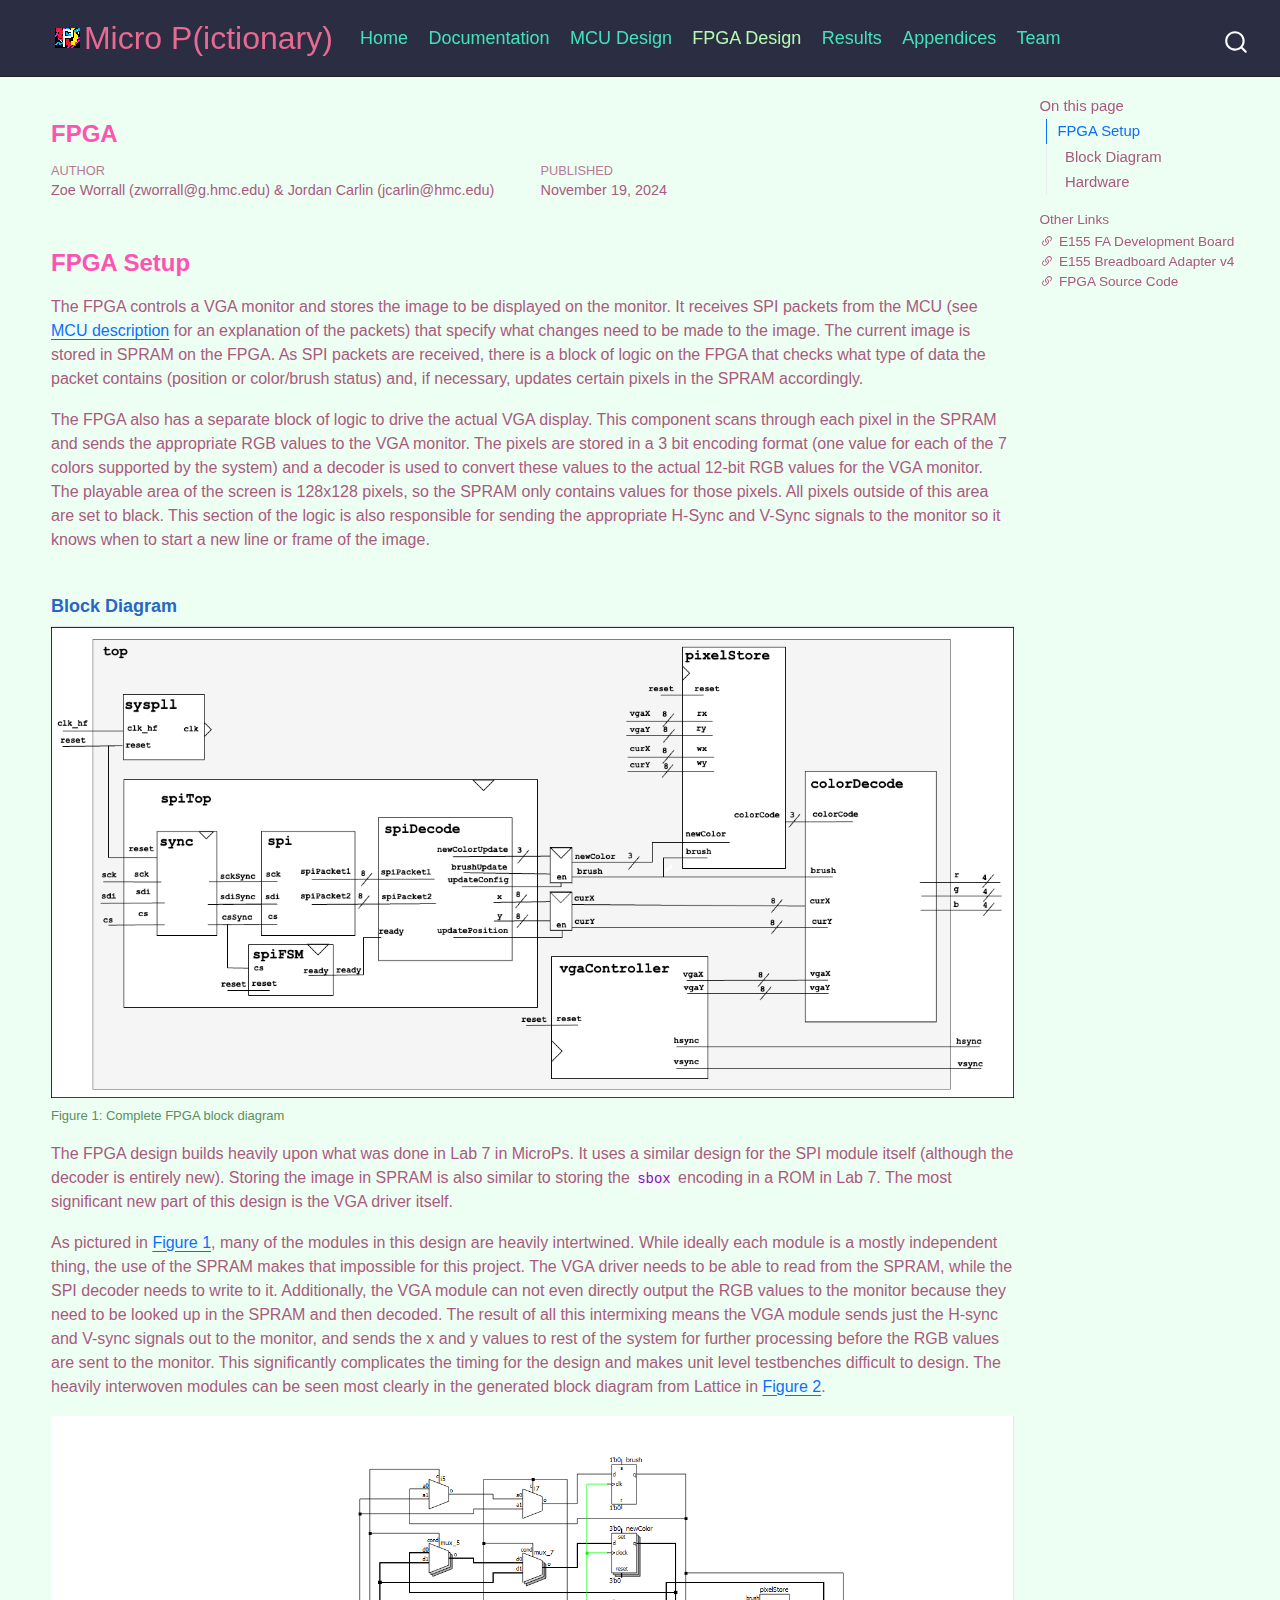
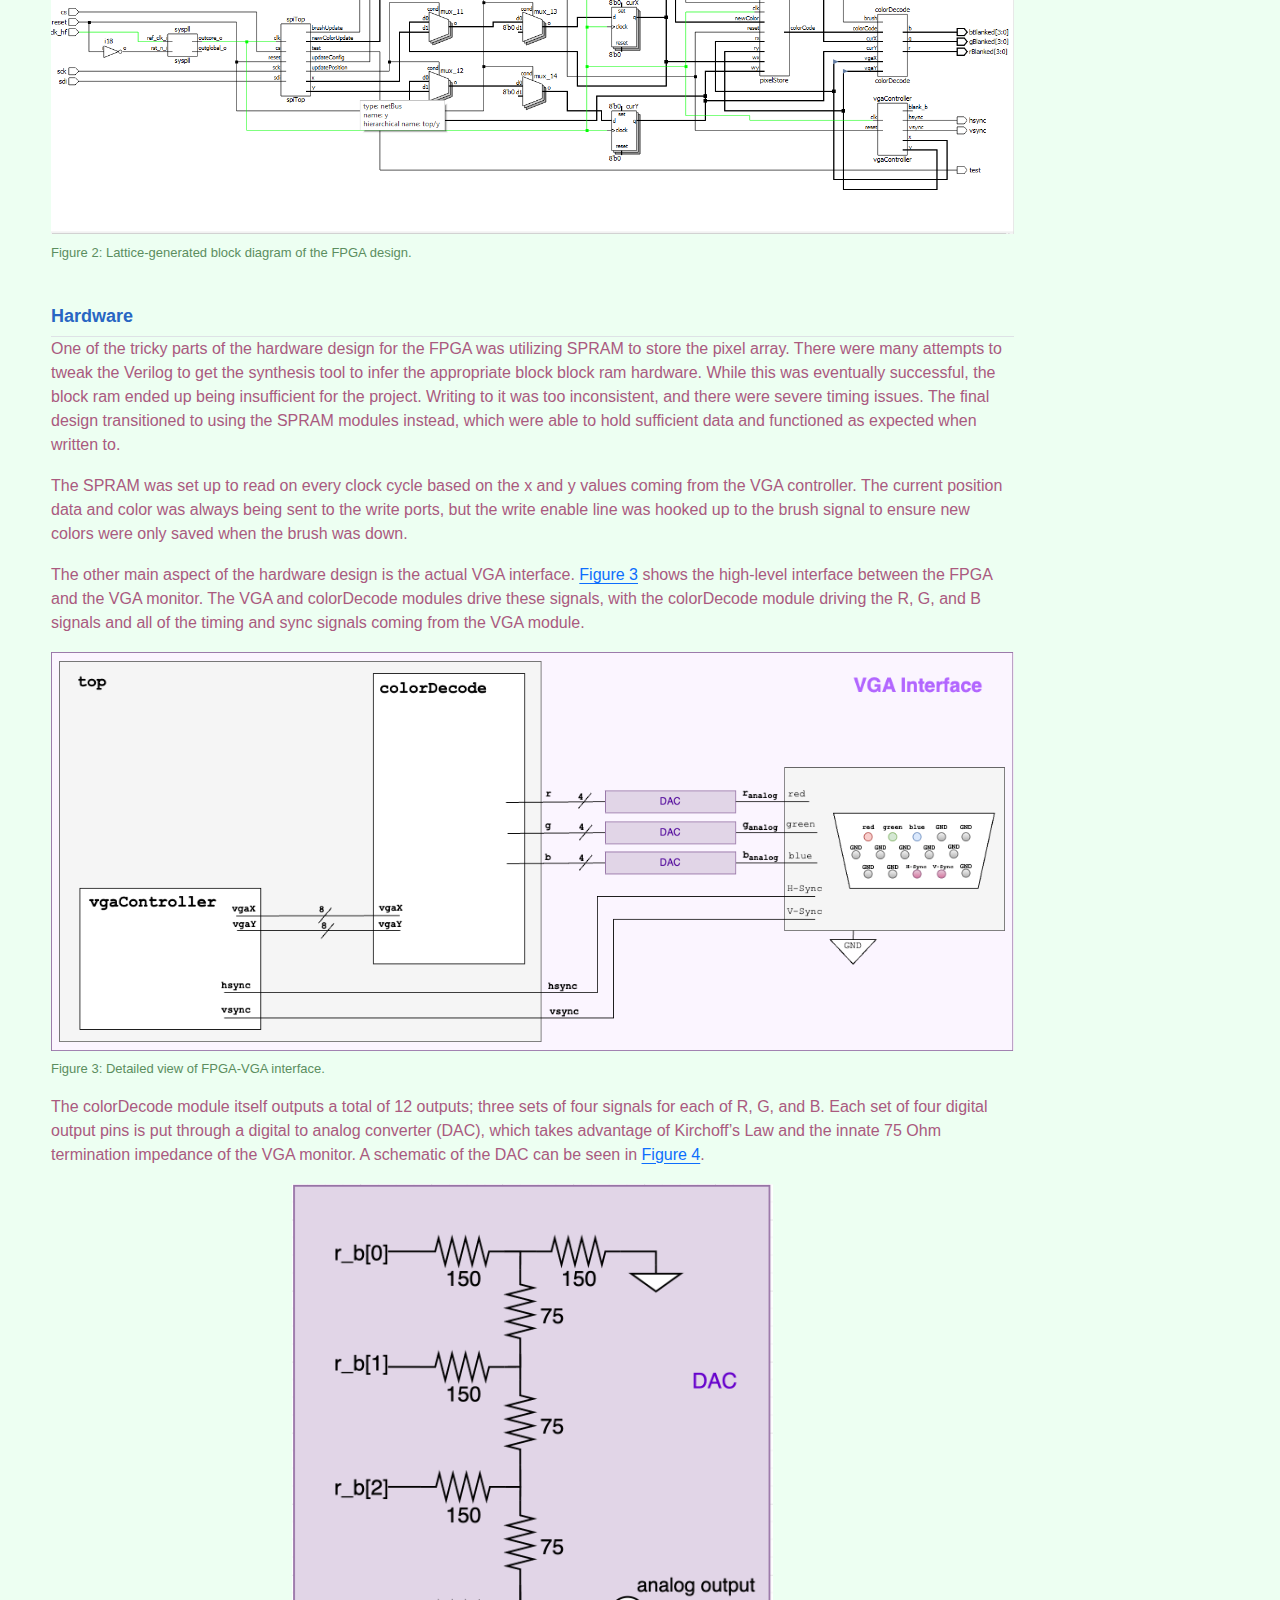
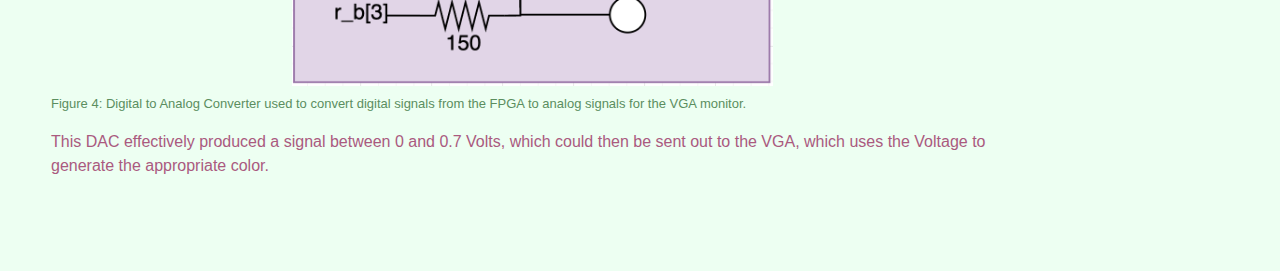
<file: fpga.html>
<!DOCTYPE html>
<html xmlns="http://www.w3.org/1999/xhtml" lang="en" xml:lang="en"><head>

<meta charset="utf-8">
<meta name="generator" content="quarto-1.6.39">

<meta name="viewport" content="width=device-width, initial-scale=1.0, user-scalable=yes">

<meta name="author" content="Zoe Worrall (zworrall@g.hmc.edu) &amp; Jordan Carlin (jcarlin@hmc.edu)">
<meta name="dcterms.date" content="2024-11-19">

<title>FPGA – Micro P(ictionary)</title>
<style>
code{white-space: pre-wrap;}
span.smallcaps{font-variant: small-caps;}
div.columns{display: flex; gap: min(4vw, 1.5em);}
div.column{flex: auto; overflow-x: auto;}
div.hanging-indent{margin-left: 1.5em; text-indent: -1.5em;}
ul.task-list{list-style: none;}
ul.task-list li input[type="checkbox"] {
  width: 0.8em;
  margin: 0 0.8em 0.2em -1em; /* quarto-specific, see https://github.com/quarto-dev/quarto-cli/issues/4556 */ 
  vertical-align: middle;
}
</style>


<script src="site_libs/quarto-nav/quarto-nav.js"></script>
<script src="site_libs/quarto-nav/headroom.min.js"></script>
<script src="site_libs/clipboard/clipboard.min.js"></script>
<script src="site_libs/quarto-search/autocomplete.umd.js"></script>
<script src="site_libs/quarto-search/fuse.min.js"></script>
<script src="site_libs/quarto-search/quarto-search.js"></script>
<meta name="quarto:offset" content="./">
<script src="site_libs/quarto-html/quarto.js"></script>
<script src="site_libs/quarto-html/popper.min.js"></script>
<script src="site_libs/quarto-html/tippy.umd.min.js"></script>
<script src="site_libs/quarto-html/anchor.min.js"></script>
<link href="site_libs/quarto-html/tippy.css" rel="stylesheet">
<link href="site_libs/quarto-html/quarto-syntax-highlighting-e26003cea8cd680ca0c55a263523d882.css" rel="stylesheet" id="quarto-text-highlighting-styles">
<script src="site_libs/bootstrap/bootstrap.min.js"></script>
<link href="site_libs/bootstrap/bootstrap-icons.css" rel="stylesheet">
<link href="site_libs/bootstrap/bootstrap-1594875bc4d08b77c15037ebe414d997.min.css" rel="stylesheet" append-hash="true" id="quarto-bootstrap" data-mode="light">
<script id="quarto-search-options" type="application/json">{
  "location": "navbar",
  "copy-button": false,
  "collapse-after": 3,
  "panel-placement": "end",
  "type": "overlay",
  "limit": 50,
  "keyboard-shortcut": [
    "f",
    "/",
    "s"
  ],
  "show-item-context": false,
  "language": {
    "search-no-results-text": "No results",
    "search-matching-documents-text": "matching documents",
    "search-copy-link-title": "Copy link to search",
    "search-hide-matches-text": "Hide additional matches",
    "search-more-match-text": "more match in this document",
    "search-more-matches-text": "more matches in this document",
    "search-clear-button-title": "Clear",
    "search-text-placeholder": "",
    "search-detached-cancel-button-title": "Cancel",
    "search-submit-button-title": "Submit",
    "search-label": "Search"
  }
}</script>
<style>html{ scroll-behavior: smooth; }</style>


<link rel="stylesheet" href="styles.css">
</head>

<body class="nav-fixed">

<div id="quarto-search-results"></div>
  <header id="quarto-header" class="headroom fixed-top">
    <nav class="navbar navbar-expand-lg " data-bs-theme="dark">
      <div class="navbar-container container-fluid">
      <div class="navbar-brand-container mx-auto">
    <a href="./index.html" class="navbar-brand navbar-brand-logo">
    <img src="./images/pictionaryLogo.png" alt="" class="navbar-logo">
    </a>
    <a class="navbar-brand" href="./index.html">
    <span class="navbar-title">Micro P(ictionary)</span>
    </a>
  </div>
            <div id="quarto-search" class="" title="Search"></div>
          <button class="navbar-toggler" type="button" data-bs-toggle="collapse" data-bs-target="#navbarCollapse" aria-controls="navbarCollapse" role="menu" aria-expanded="false" aria-label="Toggle navigation" onclick="if (window.quartoToggleHeadroom) { window.quartoToggleHeadroom(); }">
  <span class="navbar-toggler-icon"></span>
</button>
          <div class="collapse navbar-collapse" id="navbarCollapse">
            <ul class="navbar-nav navbar-nav-scroll me-auto">
  <li class="nav-item">
    <a class="nav-link" href="./index.html"> 
<span class="menu-text">Home</span></a>
  </li>  
  <li class="nav-item">
    <a class="nav-link" href="./documentation.html"> 
<span class="menu-text">Documentation</span></a>
  </li>  
  <li class="nav-item">
    <a class="nav-link" href="./mcu.html"> 
<span class="menu-text">MCU Design</span></a>
  </li>  
  <li class="nav-item">
    <a class="nav-link active" href="./fpga.html" aria-current="page"> 
<span class="menu-text">FPGA Design</span></a>
  </li>  
  <li class="nav-item">
    <a class="nav-link" href="./results.html"> 
<span class="menu-text">Results</span></a>
  </li>  
  <li class="nav-item">
    <a class="nav-link" href="./appendices.html"> 
<span class="menu-text">Appendices</span></a>
  </li>  
  <li class="nav-item">
    <a class="nav-link" href="./team.html"> 
<span class="menu-text">Team</span></a>
  </li>  
</ul>
          </div> <!-- /navcollapse -->
            <div class="quarto-navbar-tools">
</div>
      </div> <!-- /container-fluid -->
    </nav>
</header>
<!-- content -->
<div id="quarto-content" class="quarto-container page-columns page-rows-contents page-layout-article page-navbar">
<!-- sidebar -->
<!-- margin-sidebar -->
    <div id="quarto-margin-sidebar" class="sidebar margin-sidebar">
        <nav id="TOC" role="doc-toc" class="toc-active">
    <h2 id="toc-title">On this page</h2>
   
  <ul>
  <li><a href="#fpga-setup" id="toc-fpga-setup" class="nav-link active" data-scroll-target="#fpga-setup">FPGA Setup</a>
  <ul class="collapse">
  <li><a href="#block-diagram" id="toc-block-diagram" class="nav-link" data-scroll-target="#block-diagram">Block Diagram</a></li>
  <li><a href="#hardware" id="toc-hardware" class="nav-link" data-scroll-target="#hardware">Hardware</a></li>
  </ul></li>
  </ul>
<div class="quarto-other-links"><h2>Other Links</h2><ul><li><a href="https://pages.hmc.edu/brake/class/e155/fa23/assets/doc/E155%20Development%20Board%20Schematic.pdf"><i class="bi bi-link-45deg"></i>E155 FA Development Board</a></li><li><a href="https://hmc-e155.github.io/assets/doc/E155%20Breadboard%20Adapter%20Schematic.pdf"><i class="bi bi-link-45deg"></i>E155 Breadboard Adapter v4</a></li><li><a href="https://github.com/jordancarlin/e155-project/tree/main/fpga"><i class="bi bi-link-45deg"></i>FPGA Source Code</a></li></ul></div></nav>
    </div>
<!-- main -->
<main class="content" id="quarto-document-content">

<header id="title-block-header" class="quarto-title-block default">
<div class="quarto-title">
<h1 class="title">FPGA</h1>
</div>



<div class="quarto-title-meta">

    <div>
    <div class="quarto-title-meta-heading">Author</div>
    <div class="quarto-title-meta-contents">
             <p>Zoe Worrall (zworrall@g.hmc.edu) &amp; Jordan Carlin (jcarlin@hmc.edu) </p>
          </div>
  </div>
    
    <div>
    <div class="quarto-title-meta-heading">Published</div>
    <div class="quarto-title-meta-contents">
      <p class="date">November 19, 2024</p>
    </div>
  </div>
  
    
  </div>
  


</header>


<section id="fpga-setup" class="level1">
<h1>FPGA Setup</h1>
<p>The FPGA controls a VGA monitor and stores the image to be displayed on the monitor. It receives SPI packets from the MCU (see <a href="./mcu.html">MCU description</a> for an explanation of the packets) that specify what changes need to be made to the image. The current image is stored in SPRAM on the FPGA. As SPI packets are received, there is a block of logic on the FPGA that checks what type of data the packet contains (position or color/brush status) and, if necessary, updates certain pixels in the SPRAM accordingly.</p>
<p>The FPGA also has a separate block of logic to drive the actual VGA display. This component scans through each pixel in the SPRAM and sends the appropriate RGB values to the VGA monitor. The pixels are stored in a 3 bit encoding format (one value for each of the 7 colors supported by the system) and a decoder is used to convert these values to the actual 12-bit RGB values for the VGA monitor. The playable area of the screen is 128x128 pixels, so the SPRAM only contains values for those pixels. All pixels outside of this area are set to black. This section of the logic is also responsible for sending the appropriate H-Sync and V-Sync signals to the monitor so it knows when to start a new line or frame of the image.</p>
<section id="block-diagram" class="level2">
<h2 class="anchored" data-anchor-id="block-diagram">Block Diagram</h2>
<div id="fig-fpgaBlockDiagram" class="quarto-float quarto-figure quarto-figure-center anchored">
<figure class="quarto-float quarto-float-fig figure">
<div aria-describedby="fig-fpgaBlockDiagram-caption-0ceaefa1-69ba-4598-a22c-09a6ac19f8ca">
<img src="fpga_images/fpgaBlockDiag_wPins.png" class="img-fluid figure-img">
</div>
<figcaption class="quarto-float-caption-bottom quarto-float-caption quarto-float-fig" id="fig-fpgaBlockDiagram-caption-0ceaefa1-69ba-4598-a22c-09a6ac19f8ca">
Figure&nbsp;1: Complete FPGA block diagram
</figcaption>
</figure>
</div>
<p>The FPGA design builds heavily upon what was done in Lab 7 in MicroPs. It uses a similar design for the SPI module itself (although the decoder is entirely new). Storing the image in SPRAM is also similar to storing the <code>sbox</code> encoding in a ROM in Lab 7. The most significant new part of this design is the VGA driver itself.</p>
<p>As pictured in <a href="#fig-fpgaBlockDiagram" class="quarto-xref">Figure&nbsp;1</a>, many of the modules in this design are heavily intertwined. While ideally each module is a mostly independent thing, the use of the SPRAM makes that impossible for this project. The VGA driver needs to be able to read from the SPRAM, while the SPI decoder needs to write to it. Additionally, the VGA module can not even directly output the RGB values to the monitor because they need to be looked up in the SPRAM and then decoded. The result of all this intermixing means the VGA module sends just the H-sync and V-sync signals out to the monitor, and sends the x and y values to rest of the system for further processing before the RGB values are sent to the monitor. This significantly complicates the timing for the design and makes unit level testbenches difficult to design. The heavily interwoven modules can be seen most clearly in the generated block diagram from Lattice in <a href="#fig-generatedBlockDiagram" class="quarto-xref">Figure&nbsp;2</a>.</p>
<div id="fig-generatedBlockDiagram" class="quarto-float quarto-figure quarto-figure-center anchored">
<figure class="quarto-float quarto-float-fig figure">
<div aria-describedby="fig-generatedBlockDiagram-caption-0ceaefa1-69ba-4598-a22c-09a6ac19f8ca">
<img src="fpga_images/generatedBlockDiagram.png" class="img-fluid figure-img">
</div>
<figcaption class="quarto-float-caption-bottom quarto-float-caption quarto-float-fig" id="fig-generatedBlockDiagram-caption-0ceaefa1-69ba-4598-a22c-09a6ac19f8ca">
Figure&nbsp;2: Lattice-generated block diagram of the FPGA design.
</figcaption>
</figure>
</div>
</section>
<section id="hardware" class="level2">
<h2 class="anchored" data-anchor-id="hardware">Hardware</h2>
<p>One of the tricky parts of the hardware design for the FPGA was utilizing SPRAM to store the pixel array. There were many attempts to tweak the Verilog to get the synthesis tool to infer the appropriate block block ram hardware. While this was eventually successful, the block ram ended up being insufficient for the project. Writing to it was too inconsistent, and there were severe timing issues. The final design transitioned to using the SPRAM modules instead, which were able to hold sufficient data and functioned as expected when written to.</p>
<p>The SPRAM was set up to read on every clock cycle based on the x and y values coming from the VGA controller. The current position data and color was always being sent to the write ports, but the write enable line was hooked up to the brush signal to ensure new colors were only saved when the brush was down.</p>
<p>The other main aspect of the hardware design is the actual VGA interface. <a href="#fig-vgaInterface" class="quarto-xref">Figure&nbsp;3</a> shows the high-level interface between the FPGA and the VGA monitor. The VGA and colorDecode modules drive these signals, with the colorDecode module driving the R, G, and B signals and all of the timing and sync signals coming from the VGA module.</p>
<div id="fig-vgaInterface" class="quarto-float quarto-figure quarto-figure-center anchored">
<figure class="quarto-float quarto-float-fig figure">
<div aria-describedby="fig-vgaInterface-caption-0ceaefa1-69ba-4598-a22c-09a6ac19f8ca">
<img src="fpga_images/vgaInterface.png" class="img-fluid figure-img">
</div>
<figcaption class="quarto-float-caption-bottom quarto-float-caption quarto-float-fig" id="fig-vgaInterface-caption-0ceaefa1-69ba-4598-a22c-09a6ac19f8ca">
Figure&nbsp;3: Detailed view of FPGA-VGA interface.
</figcaption>
</figure>
</div>
<p>The colorDecode module itself outputs a total of 12 outputs; three sets of four signals for each of R, G, and B. Each set of four digital output pins is put through a digital to analog converter (DAC), which takes advantage of Kirchoff’s Law and the innate 75 Ohm termination impedance of the VGA monitor. A schematic of the DAC can be seen in <a href="#fig-dacConv" class="quarto-xref">Figure&nbsp;4</a>.</p>
<div id="fig-dacConv" class="quarto-float quarto-figure quarto-figure-center anchored">
<figure class="quarto-float quarto-float-fig figure">
<div aria-describedby="fig-dacConv-caption-0ceaefa1-69ba-4598-a22c-09a6ac19f8ca">
<img src="fpga_images/digitalToAnalogConverter.png" class="img-fluid figure-img" style="width:50.0%">
</div>
<figcaption class="quarto-float-caption-bottom quarto-float-caption quarto-float-fig" id="fig-dacConv-caption-0ceaefa1-69ba-4598-a22c-09a6ac19f8ca">
Figure&nbsp;4: Digital to Analog Converter used to convert digital signals from the FPGA to analog signals for the VGA monitor.
</figcaption>
</figure>
</div>
<p>This DAC effectively produced a signal between 0 and 0.7 Volts, which could then be sent out to the VGA, which uses the Voltage to generate the appropriate color.</p>


</section>
</section>

</main> <!-- /main -->
<script id="quarto-html-after-body" type="application/javascript">
window.document.addEventListener("DOMContentLoaded", function (event) {
  const toggleBodyColorMode = (bsSheetEl) => {
    const mode = bsSheetEl.getAttribute("data-mode");
    const bodyEl = window.document.querySelector("body");
    if (mode === "dark") {
      bodyEl.classList.add("quarto-dark");
      bodyEl.classList.remove("quarto-light");
    } else {
      bodyEl.classList.add("quarto-light");
      bodyEl.classList.remove("quarto-dark");
    }
  }
  const toggleBodyColorPrimary = () => {
    const bsSheetEl = window.document.querySelector("link#quarto-bootstrap");
    if (bsSheetEl) {
      toggleBodyColorMode(bsSheetEl);
    }
  }
  toggleBodyColorPrimary();  
  const icon = "";
  const anchorJS = new window.AnchorJS();
  anchorJS.options = {
    placement: 'right',
    icon: icon
  };
  anchorJS.add('.anchored');
  const isCodeAnnotation = (el) => {
    for (const clz of el.classList) {
      if (clz.startsWith('code-annotation-')) {                     
        return true;
      }
    }
    return false;
  }
  const onCopySuccess = function(e) {
    // button target
    const button = e.trigger;
    // don't keep focus
    button.blur();
    // flash "checked"
    button.classList.add('code-copy-button-checked');
    var currentTitle = button.getAttribute("title");
    button.setAttribute("title", "Copied!");
    let tooltip;
    if (window.bootstrap) {
      button.setAttribute("data-bs-toggle", "tooltip");
      button.setAttribute("data-bs-placement", "left");
      button.setAttribute("data-bs-title", "Copied!");
      tooltip = new bootstrap.Tooltip(button, 
        { trigger: "manual", 
          customClass: "code-copy-button-tooltip",
          offset: [0, -8]});
      tooltip.show();    
    }
    setTimeout(function() {
      if (tooltip) {
        tooltip.hide();
        button.removeAttribute("data-bs-title");
        button.removeAttribute("data-bs-toggle");
        button.removeAttribute("data-bs-placement");
      }
      button.setAttribute("title", currentTitle);
      button.classList.remove('code-copy-button-checked');
    }, 1000);
    // clear code selection
    e.clearSelection();
  }
  const getTextToCopy = function(trigger) {
      const codeEl = trigger.previousElementSibling.cloneNode(true);
      for (const childEl of codeEl.children) {
        if (isCodeAnnotation(childEl)) {
          childEl.remove();
        }
      }
      return codeEl.innerText;
  }
  const clipboard = new window.ClipboardJS('.code-copy-button:not([data-in-quarto-modal])', {
    text: getTextToCopy
  });
  clipboard.on('success', onCopySuccess);
  if (window.document.getElementById('quarto-embedded-source-code-modal')) {
    const clipboardModal = new window.ClipboardJS('.code-copy-button[data-in-quarto-modal]', {
      text: getTextToCopy,
      container: window.document.getElementById('quarto-embedded-source-code-modal')
    });
    clipboardModal.on('success', onCopySuccess);
  }
    var localhostRegex = new RegExp(/^(?:http|https):\/\/localhost\:?[0-9]*\//);
    var mailtoRegex = new RegExp(/^mailto:/);
      var filterRegex = new RegExp("https:\/\/jordancarlin\.github\.io\/e155-project\/");
    var isInternal = (href) => {
        return filterRegex.test(href) || localhostRegex.test(href) || mailtoRegex.test(href);
    }
    // Inspect non-navigation links and adorn them if external
 	var links = window.document.querySelectorAll('a[href]:not(.nav-link):not(.navbar-brand):not(.toc-action):not(.sidebar-link):not(.sidebar-item-toggle):not(.pagination-link):not(.no-external):not([aria-hidden]):not(.dropdown-item):not(.quarto-navigation-tool):not(.about-link)');
    for (var i=0; i<links.length; i++) {
      const link = links[i];
      if (!isInternal(link.href)) {
        // undo the damage that might have been done by quarto-nav.js in the case of
        // links that we want to consider external
        if (link.dataset.originalHref !== undefined) {
          link.href = link.dataset.originalHref;
        }
      }
    }
  function tippyHover(el, contentFn, onTriggerFn, onUntriggerFn) {
    const config = {
      allowHTML: true,
      maxWidth: 500,
      delay: 100,
      arrow: false,
      appendTo: function(el) {
          return el.parentElement;
      },
      interactive: true,
      interactiveBorder: 10,
      theme: 'quarto',
      placement: 'bottom-start',
    };
    if (contentFn) {
      config.content = contentFn;
    }
    if (onTriggerFn) {
      config.onTrigger = onTriggerFn;
    }
    if (onUntriggerFn) {
      config.onUntrigger = onUntriggerFn;
    }
    window.tippy(el, config); 
  }
  const noterefs = window.document.querySelectorAll('a[role="doc-noteref"]');
  for (var i=0; i<noterefs.length; i++) {
    const ref = noterefs[i];
    tippyHover(ref, function() {
      // use id or data attribute instead here
      let href = ref.getAttribute('data-footnote-href') || ref.getAttribute('href');
      try { href = new URL(href).hash; } catch {}
      const id = href.replace(/^#\/?/, "");
      const note = window.document.getElementById(id);
      if (note) {
        return note.innerHTML;
      } else {
        return "";
      }
    });
  }
  const xrefs = window.document.querySelectorAll('a.quarto-xref');
  const processXRef = (id, note) => {
    // Strip column container classes
    const stripColumnClz = (el) => {
      el.classList.remove("page-full", "page-columns");
      if (el.children) {
        for (const child of el.children) {
          stripColumnClz(child);
        }
      }
    }
    stripColumnClz(note)
    if (id === null || id.startsWith('sec-')) {
      // Special case sections, only their first couple elements
      const container = document.createElement("div");
      if (note.children && note.children.length > 2) {
        container.appendChild(note.children[0].cloneNode(true));
        for (let i = 1; i < note.children.length; i++) {
          const child = note.children[i];
          if (child.tagName === "P" && child.innerText === "") {
            continue;
          } else {
            container.appendChild(child.cloneNode(true));
            break;
          }
        }
        if (window.Quarto?.typesetMath) {
          window.Quarto.typesetMath(container);
        }
        return container.innerHTML
      } else {
        if (window.Quarto?.typesetMath) {
          window.Quarto.typesetMath(note);
        }
        return note.innerHTML;
      }
    } else {
      // Remove any anchor links if they are present
      const anchorLink = note.querySelector('a.anchorjs-link');
      if (anchorLink) {
        anchorLink.remove();
      }
      if (window.Quarto?.typesetMath) {
        window.Quarto.typesetMath(note);
      }
      if (note.classList.contains("callout")) {
        return note.outerHTML;
      } else {
        return note.innerHTML;
      }
    }
  }
  for (var i=0; i<xrefs.length; i++) {
    const xref = xrefs[i];
    tippyHover(xref, undefined, function(instance) {
      instance.disable();
      let url = xref.getAttribute('href');
      let hash = undefined; 
      if (url.startsWith('#')) {
        hash = url;
      } else {
        try { hash = new URL(url).hash; } catch {}
      }
      if (hash) {
        const id = hash.replace(/^#\/?/, "");
        const note = window.document.getElementById(id);
        if (note !== null) {
          try {
            const html = processXRef(id, note.cloneNode(true));
            instance.setContent(html);
          } finally {
            instance.enable();
            instance.show();
          }
        } else {
          // See if we can fetch this
          fetch(url.split('#')[0])
          .then(res => res.text())
          .then(html => {
            const parser = new DOMParser();
            const htmlDoc = parser.parseFromString(html, "text/html");
            const note = htmlDoc.getElementById(id);
            if (note !== null) {
              const html = processXRef(id, note);
              instance.setContent(html);
            } 
          }).finally(() => {
            instance.enable();
            instance.show();
          });
        }
      } else {
        // See if we can fetch a full url (with no hash to target)
        // This is a special case and we should probably do some content thinning / targeting
        fetch(url)
        .then(res => res.text())
        .then(html => {
          const parser = new DOMParser();
          const htmlDoc = parser.parseFromString(html, "text/html");
          const note = htmlDoc.querySelector('main.content');
          if (note !== null) {
            // This should only happen for chapter cross references
            // (since there is no id in the URL)
            // remove the first header
            if (note.children.length > 0 && note.children[0].tagName === "HEADER") {
              note.children[0].remove();
            }
            const html = processXRef(null, note);
            instance.setContent(html);
          } 
        }).finally(() => {
          instance.enable();
          instance.show();
        });
      }
    }, function(instance) {
    });
  }
      let selectedAnnoteEl;
      const selectorForAnnotation = ( cell, annotation) => {
        let cellAttr = 'data-code-cell="' + cell + '"';
        let lineAttr = 'data-code-annotation="' +  annotation + '"';
        const selector = 'span[' + cellAttr + '][' + lineAttr + ']';
        return selector;
      }
      const selectCodeLines = (annoteEl) => {
        const doc = window.document;
        const targetCell = annoteEl.getAttribute("data-target-cell");
        const targetAnnotation = annoteEl.getAttribute("data-target-annotation");
        const annoteSpan = window.document.querySelector(selectorForAnnotation(targetCell, targetAnnotation));
        const lines = annoteSpan.getAttribute("data-code-lines").split(",");
        const lineIds = lines.map((line) => {
          return targetCell + "-" + line;
        })
        let top = null;
        let height = null;
        let parent = null;
        if (lineIds.length > 0) {
            //compute the position of the single el (top and bottom and make a div)
            const el = window.document.getElementById(lineIds[0]);
            top = el.offsetTop;
            height = el.offsetHeight;
            parent = el.parentElement.parentElement;
          if (lineIds.length > 1) {
            const lastEl = window.document.getElementById(lineIds[lineIds.length - 1]);
            const bottom = lastEl.offsetTop + lastEl.offsetHeight;
            height = bottom - top;
          }
          if (top !== null && height !== null && parent !== null) {
            // cook up a div (if necessary) and position it 
            let div = window.document.getElementById("code-annotation-line-highlight");
            if (div === null) {
              div = window.document.createElement("div");
              div.setAttribute("id", "code-annotation-line-highlight");
              div.style.position = 'absolute';
              parent.appendChild(div);
            }
            div.style.top = top - 2 + "px";
            div.style.height = height + 4 + "px";
            div.style.left = 0;
            let gutterDiv = window.document.getElementById("code-annotation-line-highlight-gutter");
            if (gutterDiv === null) {
              gutterDiv = window.document.createElement("div");
              gutterDiv.setAttribute("id", "code-annotation-line-highlight-gutter");
              gutterDiv.style.position = 'absolute';
              const codeCell = window.document.getElementById(targetCell);
              const gutter = codeCell.querySelector('.code-annotation-gutter');
              gutter.appendChild(gutterDiv);
            }
            gutterDiv.style.top = top - 2 + "px";
            gutterDiv.style.height = height + 4 + "px";
          }
          selectedAnnoteEl = annoteEl;
        }
      };
      const unselectCodeLines = () => {
        const elementsIds = ["code-annotation-line-highlight", "code-annotation-line-highlight-gutter"];
        elementsIds.forEach((elId) => {
          const div = window.document.getElementById(elId);
          if (div) {
            div.remove();
          }
        });
        selectedAnnoteEl = undefined;
      };
        // Handle positioning of the toggle
    window.addEventListener(
      "resize",
      throttle(() => {
        elRect = undefined;
        if (selectedAnnoteEl) {
          selectCodeLines(selectedAnnoteEl);
        }
      }, 10)
    );
    function throttle(fn, ms) {
    let throttle = false;
    let timer;
      return (...args) => {
        if(!throttle) { // first call gets through
            fn.apply(this, args);
            throttle = true;
        } else { // all the others get throttled
            if(timer) clearTimeout(timer); // cancel #2
            timer = setTimeout(() => {
              fn.apply(this, args);
              timer = throttle = false;
            }, ms);
        }
      };
    }
      // Attach click handler to the DT
      const annoteDls = window.document.querySelectorAll('dt[data-target-cell]');
      for (const annoteDlNode of annoteDls) {
        annoteDlNode.addEventListener('click', (event) => {
          const clickedEl = event.target;
          if (clickedEl !== selectedAnnoteEl) {
            unselectCodeLines();
            const activeEl = window.document.querySelector('dt[data-target-cell].code-annotation-active');
            if (activeEl) {
              activeEl.classList.remove('code-annotation-active');
            }
            selectCodeLines(clickedEl);
            clickedEl.classList.add('code-annotation-active');
          } else {
            // Unselect the line
            unselectCodeLines();
            clickedEl.classList.remove('code-annotation-active');
          }
        });
      }
  const findCites = (el) => {
    const parentEl = el.parentElement;
    if (parentEl) {
      const cites = parentEl.dataset.cites;
      if (cites) {
        return {
          el,
          cites: cites.split(' ')
        };
      } else {
        return findCites(el.parentElement)
      }
    } else {
      return undefined;
    }
  };
  var bibliorefs = window.document.querySelectorAll('a[role="doc-biblioref"]');
  for (var i=0; i<bibliorefs.length; i++) {
    const ref = bibliorefs[i];
    const citeInfo = findCites(ref);
    if (citeInfo) {
      tippyHover(citeInfo.el, function() {
        var popup = window.document.createElement('div');
        citeInfo.cites.forEach(function(cite) {
          var citeDiv = window.document.createElement('div');
          citeDiv.classList.add('hanging-indent');
          citeDiv.classList.add('csl-entry');
          var biblioDiv = window.document.getElementById('ref-' + cite);
          if (biblioDiv) {
            citeDiv.innerHTML = biblioDiv.innerHTML;
          }
          popup.appendChild(citeDiv);
        });
        return popup.innerHTML;
      });
    }
  }
});
</script>
</div> <!-- /content -->




<script src="site_libs/quarto-html/zenscroll-min.js"></script>
</body></html>
</file>
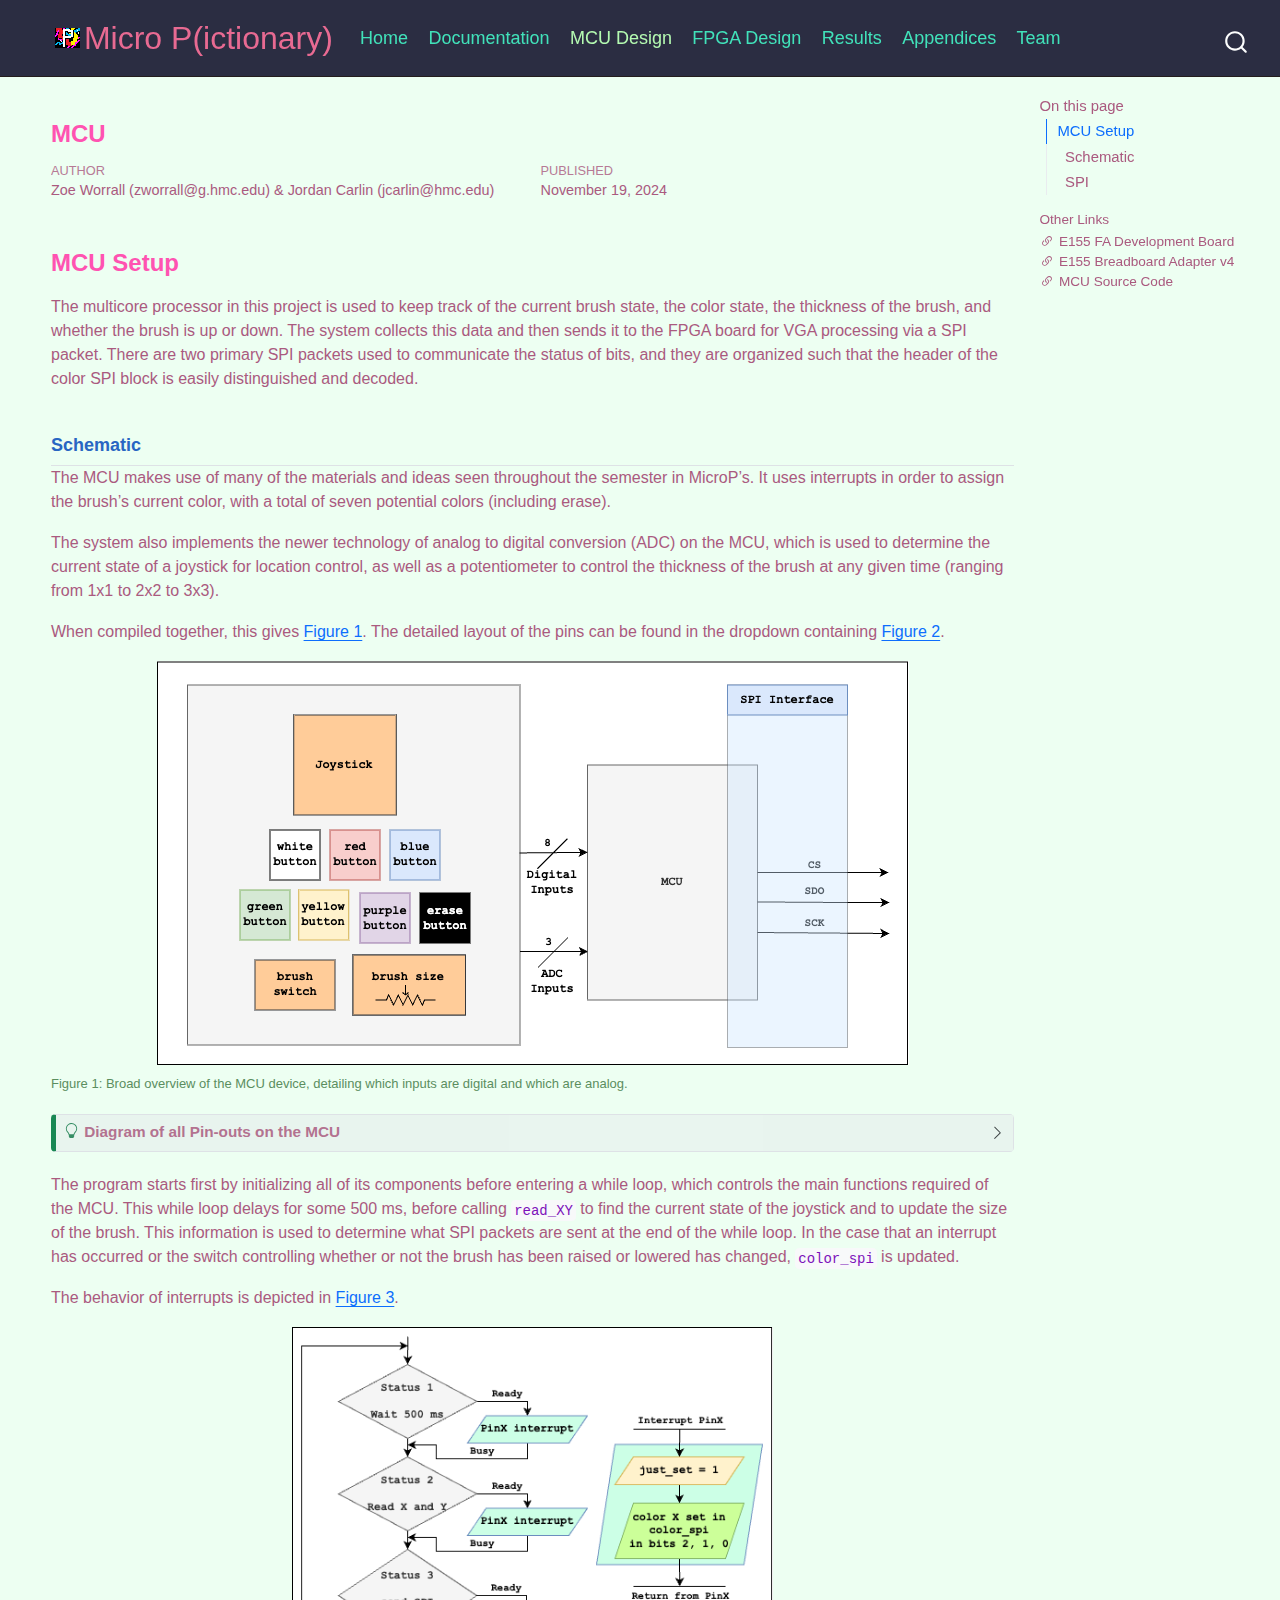
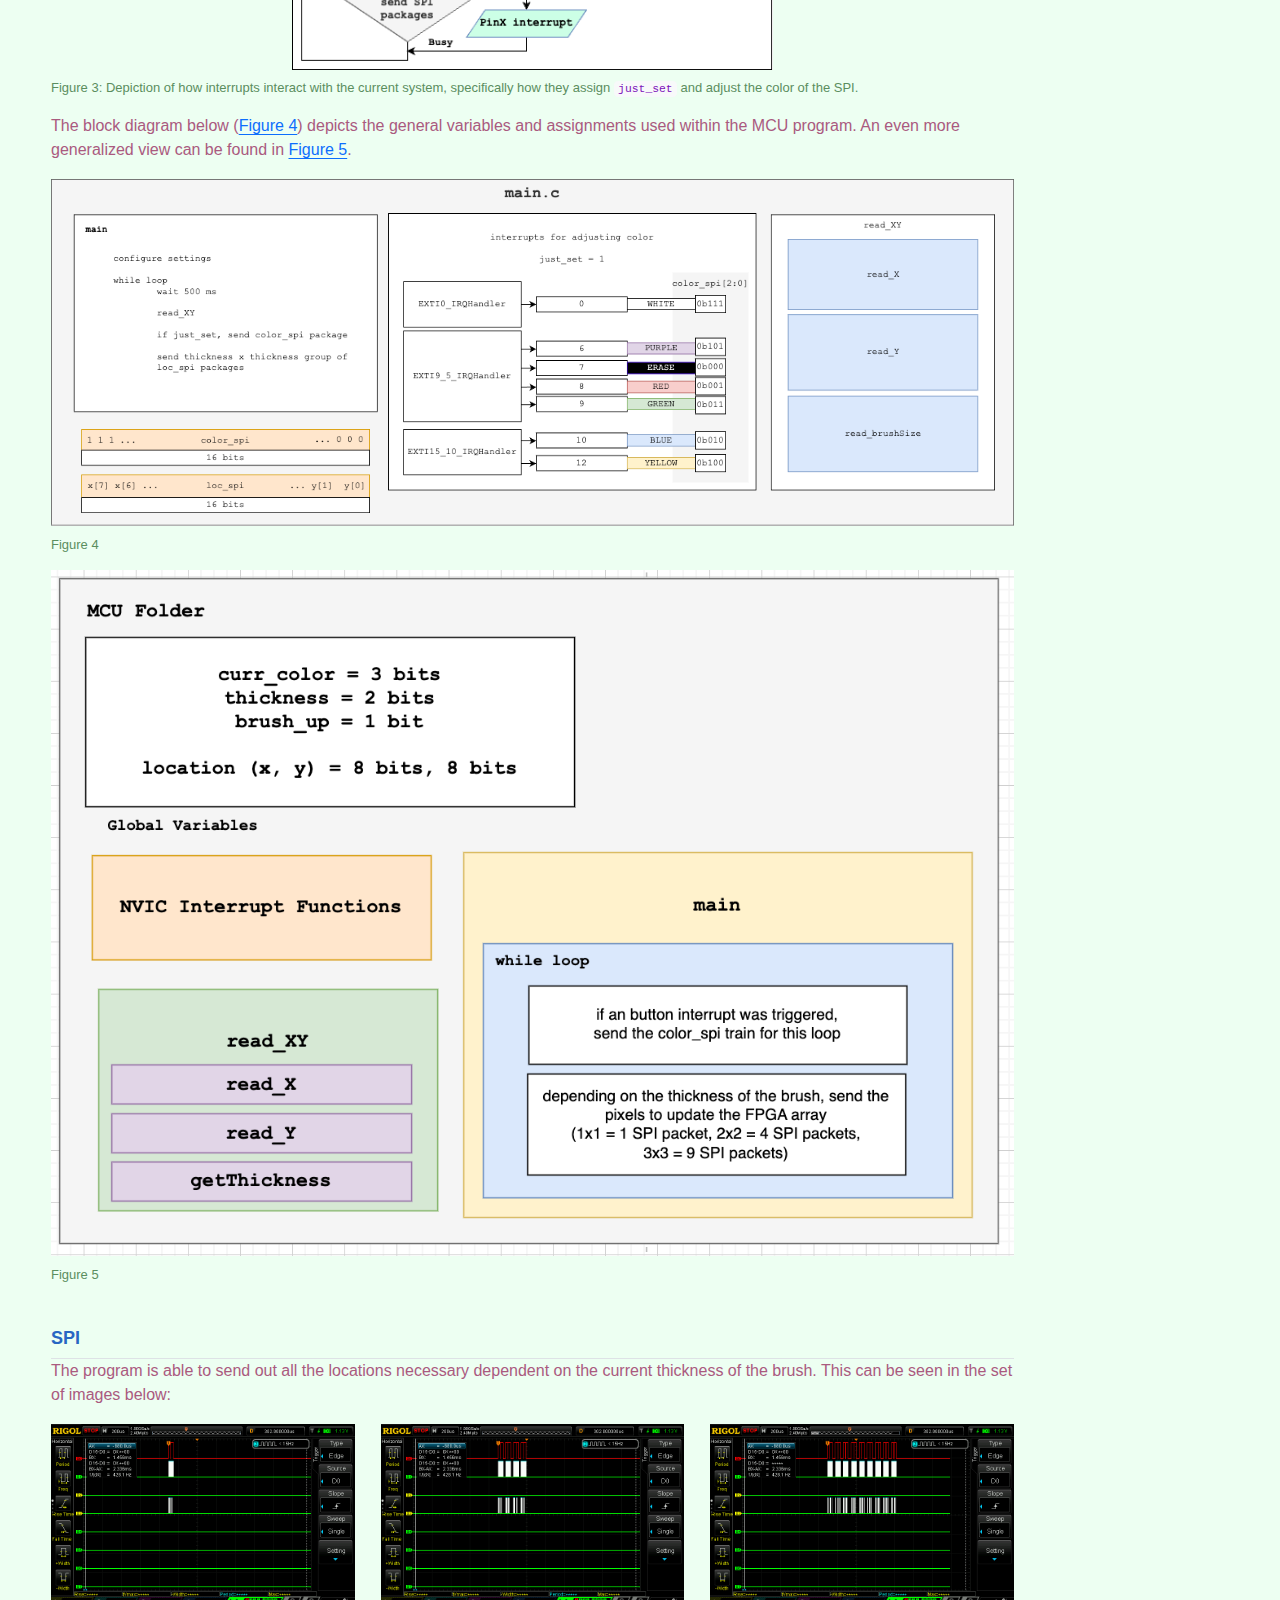
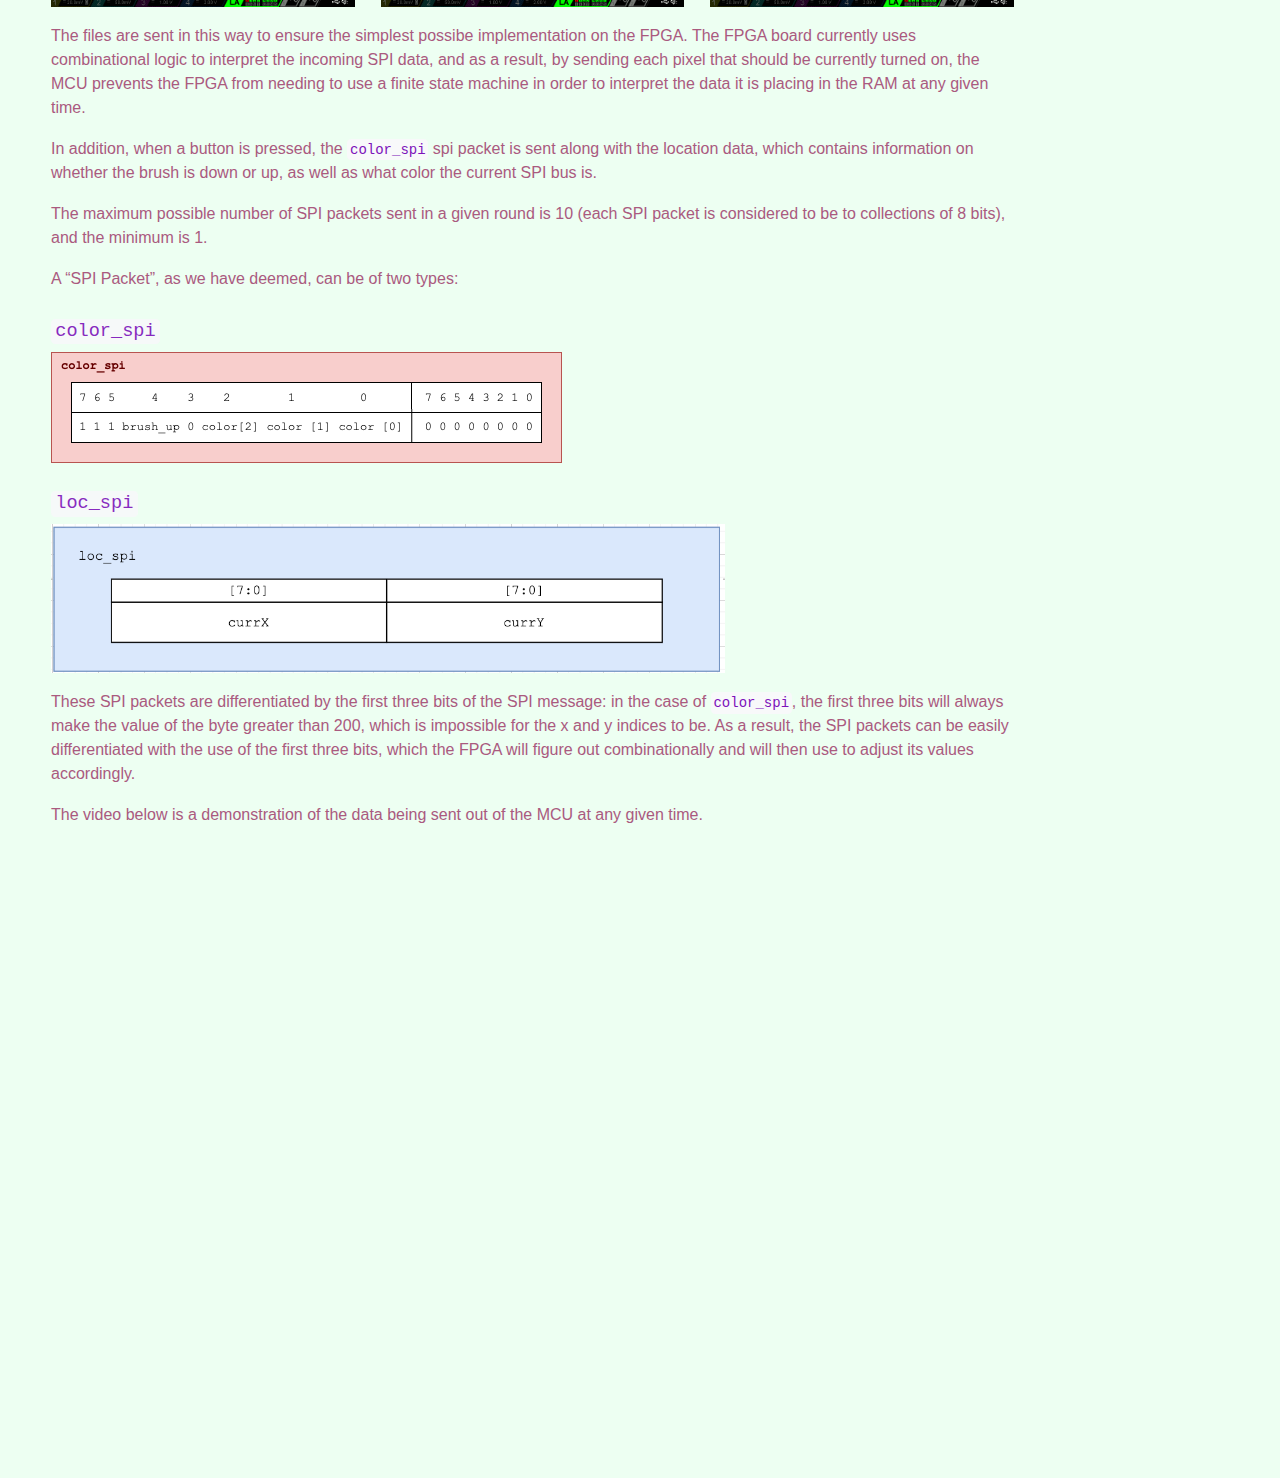
<file: mcu.html>
<!DOCTYPE html>
<html xmlns="http://www.w3.org/1999/xhtml" lang="en" xml:lang="en"><head>

<meta charset="utf-8">
<meta name="generator" content="quarto-1.6.39">

<meta name="viewport" content="width=device-width, initial-scale=1.0, user-scalable=yes">

<meta name="author" content="Zoe Worrall (zworrall@g.hmc.edu) &amp; Jordan Carlin (jcarlin@hmc.edu)">
<meta name="dcterms.date" content="2024-11-19">

<title>MCU – Micro P(ictionary)</title>
<style>
code{white-space: pre-wrap;}
span.smallcaps{font-variant: small-caps;}
div.columns{display: flex; gap: min(4vw, 1.5em);}
div.column{flex: auto; overflow-x: auto;}
div.hanging-indent{margin-left: 1.5em; text-indent: -1.5em;}
ul.task-list{list-style: none;}
ul.task-list li input[type="checkbox"] {
  width: 0.8em;
  margin: 0 0.8em 0.2em -1em; /* quarto-specific, see https://github.com/quarto-dev/quarto-cli/issues/4556 */ 
  vertical-align: middle;
}
</style>


<script src="site_libs/quarto-nav/quarto-nav.js"></script>
<script src="site_libs/quarto-nav/headroom.min.js"></script>
<script src="site_libs/clipboard/clipboard.min.js"></script>
<script src="site_libs/quarto-search/autocomplete.umd.js"></script>
<script src="site_libs/quarto-search/fuse.min.js"></script>
<script src="site_libs/quarto-search/quarto-search.js"></script>
<meta name="quarto:offset" content="./">
<script src="site_libs/quarto-html/quarto.js"></script>
<script src="site_libs/quarto-html/popper.min.js"></script>
<script src="site_libs/quarto-html/tippy.umd.min.js"></script>
<script src="site_libs/quarto-html/anchor.min.js"></script>
<link href="site_libs/quarto-html/tippy.css" rel="stylesheet">
<link href="site_libs/quarto-html/quarto-syntax-highlighting-e26003cea8cd680ca0c55a263523d882.css" rel="stylesheet" id="quarto-text-highlighting-styles">
<script src="site_libs/bootstrap/bootstrap.min.js"></script>
<link href="site_libs/bootstrap/bootstrap-icons.css" rel="stylesheet">
<link href="site_libs/bootstrap/bootstrap-1594875bc4d08b77c15037ebe414d997.min.css" rel="stylesheet" append-hash="true" id="quarto-bootstrap" data-mode="light">
<script id="quarto-search-options" type="application/json">{
  "location": "navbar",
  "copy-button": false,
  "collapse-after": 3,
  "panel-placement": "end",
  "type": "overlay",
  "limit": 50,
  "keyboard-shortcut": [
    "f",
    "/",
    "s"
  ],
  "show-item-context": false,
  "language": {
    "search-no-results-text": "No results",
    "search-matching-documents-text": "matching documents",
    "search-copy-link-title": "Copy link to search",
    "search-hide-matches-text": "Hide additional matches",
    "search-more-match-text": "more match in this document",
    "search-more-matches-text": "more matches in this document",
    "search-clear-button-title": "Clear",
    "search-text-placeholder": "",
    "search-detached-cancel-button-title": "Cancel",
    "search-submit-button-title": "Submit",
    "search-label": "Search"
  }
}</script>
<style>html{ scroll-behavior: smooth; }</style>


<link rel="stylesheet" href="styles.css">
</head>

<body class="nav-fixed">

<div id="quarto-search-results"></div>
  <header id="quarto-header" class="headroom fixed-top">
    <nav class="navbar navbar-expand-lg " data-bs-theme="dark">
      <div class="navbar-container container-fluid">
      <div class="navbar-brand-container mx-auto">
    <a href="./index.html" class="navbar-brand navbar-brand-logo">
    <img src="./images/pictionaryLogo.png" alt="" class="navbar-logo">
    </a>
    <a class="navbar-brand" href="./index.html">
    <span class="navbar-title">Micro P(ictionary)</span>
    </a>
  </div>
            <div id="quarto-search" class="" title="Search"></div>
          <button class="navbar-toggler" type="button" data-bs-toggle="collapse" data-bs-target="#navbarCollapse" aria-controls="navbarCollapse" role="menu" aria-expanded="false" aria-label="Toggle navigation" onclick="if (window.quartoToggleHeadroom) { window.quartoToggleHeadroom(); }">
  <span class="navbar-toggler-icon"></span>
</button>
          <div class="collapse navbar-collapse" id="navbarCollapse">
            <ul class="navbar-nav navbar-nav-scroll me-auto">
  <li class="nav-item">
    <a class="nav-link" href="./index.html"> 
<span class="menu-text">Home</span></a>
  </li>  
  <li class="nav-item">
    <a class="nav-link" href="./documentation.html"> 
<span class="menu-text">Documentation</span></a>
  </li>  
  <li class="nav-item">
    <a class="nav-link active" href="./mcu.html" aria-current="page"> 
<span class="menu-text">MCU Design</span></a>
  </li>  
  <li class="nav-item">
    <a class="nav-link" href="./fpga.html"> 
<span class="menu-text">FPGA Design</span></a>
  </li>  
  <li class="nav-item">
    <a class="nav-link" href="./results.html"> 
<span class="menu-text">Results</span></a>
  </li>  
  <li class="nav-item">
    <a class="nav-link" href="./appendices.html"> 
<span class="menu-text">Appendices</span></a>
  </li>  
  <li class="nav-item">
    <a class="nav-link" href="./team.html"> 
<span class="menu-text">Team</span></a>
  </li>  
</ul>
          </div> <!-- /navcollapse -->
            <div class="quarto-navbar-tools">
</div>
      </div> <!-- /container-fluid -->
    </nav>
</header>
<!-- content -->
<div id="quarto-content" class="quarto-container page-columns page-rows-contents page-layout-article page-navbar">
<!-- sidebar -->
<!-- margin-sidebar -->
    <div id="quarto-margin-sidebar" class="sidebar margin-sidebar">
        <nav id="TOC" role="doc-toc" class="toc-active">
    <h2 id="toc-title">On this page</h2>
   
  <ul>
  <li><a href="#mcu-setup" id="toc-mcu-setup" class="nav-link active" data-scroll-target="#mcu-setup">MCU Setup</a>
  <ul class="collapse">
  <li><a href="#schematic" id="toc-schematic" class="nav-link" data-scroll-target="#schematic">Schematic</a></li>
  <li><a href="#spi" id="toc-spi" class="nav-link" data-scroll-target="#spi">SPI</a></li>
  </ul></li>
  </ul>
<div class="quarto-other-links"><h2>Other Links</h2><ul><li><a href="https://pages.hmc.edu/brake/class/e155/fa23/assets/doc/E155%20Development%20Board%20Schematic.pdf"><i class="bi bi-link-45deg"></i>E155 FA Development Board</a></li><li><a href="https://hmc-e155.github.io/assets/doc/E155%20Breadboard%20Adapter%20Schematic.pdf"><i class="bi bi-link-45deg"></i>E155 Breadboard Adapter v4</a></li><li><a href="https://github.com/jordancarlin/e155-project/tree/main/mcu"><i class="bi bi-link-45deg"></i>MCU Source Code</a></li></ul></div></nav>
    </div>
<!-- main -->
<main class="content" id="quarto-document-content">

<header id="title-block-header" class="quarto-title-block default">
<div class="quarto-title">
<h1 class="title">MCU</h1>
</div>



<div class="quarto-title-meta">

    <div>
    <div class="quarto-title-meta-heading">Author</div>
    <div class="quarto-title-meta-contents">
             <p>Zoe Worrall (zworrall@g.hmc.edu) &amp; Jordan Carlin (jcarlin@hmc.edu) </p>
          </div>
  </div>
    
    <div>
    <div class="quarto-title-meta-heading">Published</div>
    <div class="quarto-title-meta-contents">
      <p class="date">November 19, 2024</p>
    </div>
  </div>
  
    
  </div>
  


</header>


<section id="mcu-setup" class="level1">
<h1>MCU Setup</h1>
<p>The multicore processor in this project is used to keep track of the current brush state, the color state, the thickness of the brush, and whether the brush is up or down. The system collects this data and then sends it to the FPGA board for VGA processing via a SPI packet. There are two primary SPI packets used to communicate the status of bits, and they are organized such that the header of the color SPI block is easily distinguished and decoded.</p>
<section id="schematic" class="level2">
<h2 class="anchored" data-anchor-id="schematic">Schematic</h2>
<p>The MCU makes use of many of the materials and ideas seen throughout the semester in MicroP’s. It uses interrupts in order to assign the brush’s current color, with a total of seven potential colors (including erase).</p>
<p>The system also implements the newer technology of analog to digital conversion (ADC) on the MCU, which is used to determine the current state of a joystick for location control, as well as a potentiometer to control the thickness of the brush at any given time (ranging from 1x1 to 2x2 to 3x3).</p>
<p>When compiled together, this gives <a href="#fig-largeOverview" class="quarto-xref">Figure&nbsp;1</a>. The detailed layout of the pins can be found in the dropdown containing <a href="#fig-pinMCU" class="quarto-xref">Figure&nbsp;2</a>.</p>
<div id="fig-largeOverview" class="quarto-float quarto-figure quarto-figure-center anchored">
<figure class="quarto-float quarto-float-fig figure">
<div aria-describedby="fig-largeOverview-caption-0ceaefa1-69ba-4598-a22c-09a6ac19f8ca">
<img src="mcu_images/mcu_largeoverview.png" class="img-fluid figure-img">
</div>
<figcaption class="quarto-float-caption-bottom quarto-float-caption quarto-float-fig" id="fig-largeOverview-caption-0ceaefa1-69ba-4598-a22c-09a6ac19f8ca">
Figure&nbsp;1: Broad overview of the MCU device, detailing which inputs are digital and which are analog.
</figcaption>
</figure>
</div>
<div class="callout callout-style-default callout-tip callout-titled">
<div class="callout-header d-flex align-content-center" data-bs-toggle="collapse" data-bs-target=".callout-1-contents" aria-controls="callout-1" aria-expanded="false" aria-label="Toggle callout">
<div class="callout-icon-container">
<i class="callout-icon"></i>
</div>
<div class="callout-title-container flex-fill">
Diagram of all Pin-outs on the MCU
</div>
<div class="callout-btn-toggle d-inline-block border-0 py-1 ps-1 pe-0 float-end"><i class="callout-toggle"></i></div>
</div>
<div id="callout-1" class="callout-1-contents callout-collapse collapse">
<div class="callout-body-container callout-body">
<div id="fig-pinMCU" class="quarto-float quarto-figure quarto-figure-center anchored">
<figure class="quarto-float quarto-float-fig figure">
<div aria-describedby="fig-pinMCU-caption-0ceaefa1-69ba-4598-a22c-09a6ac19f8ca">
<img src="mcu_images/mcu_pins.png" id="fig-pinMCU" class="img-fluid figure-img">
</div>
<figcaption class="quarto-float-caption-bottom quarto-float-caption quarto-float-fig quarto-uncaptioned" id="fig-pinMCU-caption-0ceaefa1-69ba-4598-a22c-09a6ac19f8ca">
Figure&nbsp;2
</figcaption>
</figure>
</div>
<p>Each of the buttons and the analog control of the joystick has an op-amp attached to it. This was done while breadboarding, as significant loading was noted specifically on the part of the joystick. The op-amps were added to the buttons as an extreme precautionary measure, although this was likely unnecessary.</p>
</div>
</div>
</div>
<p>The program starts first by initializing all of its components before entering a while loop, which controls the main functions required of the MCU. This while loop delays for some 500 ms, before calling <code>read_XY</code> to find the current state of the joystick and to update the size of the brush. This information is used to determine what SPI packets are sent at the end of the while loop. In the case that an interrupt has occurred or the switch controlling whether or not the brush has been raised or lowered has changed, <code>color_spi</code> is updated.</p>
<p>The behavior of interrupts is depicted in <a href="#fig-interrupts" class="quarto-xref">Figure&nbsp;3</a>.</p>
<div id="fig-interrupts" class="quarto-float quarto-figure quarto-figure-center anchored">
<figure class="quarto-float quarto-float-fig figure">
<div aria-describedby="fig-interrupts-caption-0ceaefa1-69ba-4598-a22c-09a6ac19f8ca">
<img src="mcu_images/interrupts_mcu.png" class="img-fluid figure-img" style="width:50.0%">
</div>
<figcaption class="quarto-float-caption-bottom quarto-float-caption quarto-float-fig" id="fig-interrupts-caption-0ceaefa1-69ba-4598-a22c-09a6ac19f8ca">
Figure&nbsp;3: Depiction of how interrupts interact with the current system, specifically how they assign <code>just_set</code> and adjust the color of the SPI.
</figcaption>
</figure>
</div>
<p>The block diagram below (<a href="#fig-bdiag1" class="quarto-xref">Figure&nbsp;4</a>) depicts the general variables and assignments used within the MCU program. An even more generalized view can be found in <a href="#fig-bdiag2" class="quarto-xref">Figure&nbsp;5</a>.</p>
<div id="fig-bdiag1" class="quarto-float quarto-figure quarto-figure-center anchored">
<figure class="quarto-float quarto-float-fig figure">
<div aria-describedby="fig-bdiag1-caption-0ceaefa1-69ba-4598-a22c-09a6ac19f8ca">
<img src="mcu_images/block_diag.png" class="img-fluid figure-img">
</div>
<figcaption class="quarto-float-caption-bottom quarto-float-caption quarto-float-fig quarto-uncaptioned" id="fig-bdiag1-caption-0ceaefa1-69ba-4598-a22c-09a6ac19f8ca">
Figure&nbsp;4
</figcaption>
</figure>
</div>
<div id="fig-bdiag2" class="quarto-float quarto-figure quarto-figure-center anchored">
<figure class="quarto-float quarto-float-fig figure">
<div aria-describedby="fig-bdiag2-caption-0ceaefa1-69ba-4598-a22c-09a6ac19f8ca">
<img src="mcu_images/block_diag2.png" class="img-fluid figure-img">
</div>
<figcaption class="quarto-float-caption-bottom quarto-float-caption quarto-float-fig quarto-uncaptioned" id="fig-bdiag2-caption-0ceaefa1-69ba-4598-a22c-09a6ac19f8ca">
Figure&nbsp;5
</figcaption>
</figure>
</div>
</section>
<section id="spi" class="level2">
<h2 class="anchored" data-anchor-id="spi">SPI</h2>
<p>The program is able to send out all the locations necessary dependent on the current thickness of the brush. This can be seen in the set of images below:</p>
<div class="grid">
<div class="g-col-4">
<p><img src="mcu_images/1_locs.png" class="img-fluid"></p>
</div>
<div class="g-col-4">
<p><img src="mcu_images/4_locs.png" class="img-fluid"></p>
</div>
<div class="g-col-4">
<p><img src="mcu_images/9_locs.png" class="img-fluid"></p>
</div>
</div>
<p>The files are sent in this way to ensure the simplest possibe implementation on the FPGA. The FPGA board currently uses combinational logic to interpret the incoming SPI data, and as a result, by sending each pixel that should be currently turned on, the MCU prevents the FPGA from needing to use a finite state machine in order to interpret the data it is placing in the RAM at any given time.</p>
<p>In addition, when a button is pressed, the <code>color_spi</code> spi packet is sent along with the location data, which contains information on whether the brush is down or up, as well as what color the current SPI bus is.</p>
<p>The maximum possible number of SPI packets sent in a given round is 10 (each SPI packet is considered to be to collections of 8 bits), and the minimum is 1.</p>
<p>A “SPI Packet”, as we have deemed, can be of two types:</p>
<section id="color_spi" class="level4">
<h4 class="anchored" data-anchor-id="color_spi"><code>color_spi</code></h4>
<p><img src="mcu_images/color_spi.png" class="img-fluid"></p>
</section>
<section id="loc_spi" class="level4">
<h4 class="anchored" data-anchor-id="loc_spi"><code>loc_spi</code></h4>
<p><img src="mcu_images/loc_spi.png" class="img-fluid" style="width:70.0%"></p>
<p>These SPI packets are differentiated by the first three bits of the SPI message: in the case of <code>color_spi</code>, the first three bits will always make the value of the byte greater than 200, which is impossible for the x and y indices to be. As a result, the SPI packets can be easily differentiated with the use of the first three bits, which the FPGA will figure out combinationally and will then use to adjust its values accordingly.</p>
<p>The video below is a demonstration of the data being sent out of the MCU at any given time.</p>
<div class="quarto-video ratio ratio-16x9"><iframe data-external="1" src="https://www.youtube.com/embed/XvtfpBKUMUc" title="" frameborder="0" allow="accelerometer; autoplay; clipboard-write; encrypted-media; gyroscope; picture-in-picture" allowfullscreen=""></iframe></div>


</section>
</section>
</section>

</main> <!-- /main -->
<script id="quarto-html-after-body" type="application/javascript">
window.document.addEventListener("DOMContentLoaded", function (event) {
  const toggleBodyColorMode = (bsSheetEl) => {
    const mode = bsSheetEl.getAttribute("data-mode");
    const bodyEl = window.document.querySelector("body");
    if (mode === "dark") {
      bodyEl.classList.add("quarto-dark");
      bodyEl.classList.remove("quarto-light");
    } else {
      bodyEl.classList.add("quarto-light");
      bodyEl.classList.remove("quarto-dark");
    }
  }
  const toggleBodyColorPrimary = () => {
    const bsSheetEl = window.document.querySelector("link#quarto-bootstrap");
    if (bsSheetEl) {
      toggleBodyColorMode(bsSheetEl);
    }
  }
  toggleBodyColorPrimary();  
  const icon = "";
  const anchorJS = new window.AnchorJS();
  anchorJS.options = {
    placement: 'right',
    icon: icon
  };
  anchorJS.add('.anchored');
  const isCodeAnnotation = (el) => {
    for (const clz of el.classList) {
      if (clz.startsWith('code-annotation-')) {                     
        return true;
      }
    }
    return false;
  }
  const onCopySuccess = function(e) {
    // button target
    const button = e.trigger;
    // don't keep focus
    button.blur();
    // flash "checked"
    button.classList.add('code-copy-button-checked');
    var currentTitle = button.getAttribute("title");
    button.setAttribute("title", "Copied!");
    let tooltip;
    if (window.bootstrap) {
      button.setAttribute("data-bs-toggle", "tooltip");
      button.setAttribute("data-bs-placement", "left");
      button.setAttribute("data-bs-title", "Copied!");
      tooltip = new bootstrap.Tooltip(button, 
        { trigger: "manual", 
          customClass: "code-copy-button-tooltip",
          offset: [0, -8]});
      tooltip.show();    
    }
    setTimeout(function() {
      if (tooltip) {
        tooltip.hide();
        button.removeAttribute("data-bs-title");
        button.removeAttribute("data-bs-toggle");
        button.removeAttribute("data-bs-placement");
      }
      button.setAttribute("title", currentTitle);
      button.classList.remove('code-copy-button-checked');
    }, 1000);
    // clear code selection
    e.clearSelection();
  }
  const getTextToCopy = function(trigger) {
      const codeEl = trigger.previousElementSibling.cloneNode(true);
      for (const childEl of codeEl.children) {
        if (isCodeAnnotation(childEl)) {
          childEl.remove();
        }
      }
      return codeEl.innerText;
  }
  const clipboard = new window.ClipboardJS('.code-copy-button:not([data-in-quarto-modal])', {
    text: getTextToCopy
  });
  clipboard.on('success', onCopySuccess);
  if (window.document.getElementById('quarto-embedded-source-code-modal')) {
    const clipboardModal = new window.ClipboardJS('.code-copy-button[data-in-quarto-modal]', {
      text: getTextToCopy,
      container: window.document.getElementById('quarto-embedded-source-code-modal')
    });
    clipboardModal.on('success', onCopySuccess);
  }
    var localhostRegex = new RegExp(/^(?:http|https):\/\/localhost\:?[0-9]*\//);
    var mailtoRegex = new RegExp(/^mailto:/);
      var filterRegex = new RegExp("https:\/\/jordancarlin\.github\.io\/e155-project\/");
    var isInternal = (href) => {
        return filterRegex.test(href) || localhostRegex.test(href) || mailtoRegex.test(href);
    }
    // Inspect non-navigation links and adorn them if external
 	var links = window.document.querySelectorAll('a[href]:not(.nav-link):not(.navbar-brand):not(.toc-action):not(.sidebar-link):not(.sidebar-item-toggle):not(.pagination-link):not(.no-external):not([aria-hidden]):not(.dropdown-item):not(.quarto-navigation-tool):not(.about-link)');
    for (var i=0; i<links.length; i++) {
      const link = links[i];
      if (!isInternal(link.href)) {
        // undo the damage that might have been done by quarto-nav.js in the case of
        // links that we want to consider external
        if (link.dataset.originalHref !== undefined) {
          link.href = link.dataset.originalHref;
        }
      }
    }
  function tippyHover(el, contentFn, onTriggerFn, onUntriggerFn) {
    const config = {
      allowHTML: true,
      maxWidth: 500,
      delay: 100,
      arrow: false,
      appendTo: function(el) {
          return el.parentElement;
      },
      interactive: true,
      interactiveBorder: 10,
      theme: 'quarto',
      placement: 'bottom-start',
    };
    if (contentFn) {
      config.content = contentFn;
    }
    if (onTriggerFn) {
      config.onTrigger = onTriggerFn;
    }
    if (onUntriggerFn) {
      config.onUntrigger = onUntriggerFn;
    }
    window.tippy(el, config); 
  }
  const noterefs = window.document.querySelectorAll('a[role="doc-noteref"]');
  for (var i=0; i<noterefs.length; i++) {
    const ref = noterefs[i];
    tippyHover(ref, function() {
      // use id or data attribute instead here
      let href = ref.getAttribute('data-footnote-href') || ref.getAttribute('href');
      try { href = new URL(href).hash; } catch {}
      const id = href.replace(/^#\/?/, "");
      const note = window.document.getElementById(id);
      if (note) {
        return note.innerHTML;
      } else {
        return "";
      }
    });
  }
  const xrefs = window.document.querySelectorAll('a.quarto-xref');
  const processXRef = (id, note) => {
    // Strip column container classes
    const stripColumnClz = (el) => {
      el.classList.remove("page-full", "page-columns");
      if (el.children) {
        for (const child of el.children) {
          stripColumnClz(child);
        }
      }
    }
    stripColumnClz(note)
    if (id === null || id.startsWith('sec-')) {
      // Special case sections, only their first couple elements
      const container = document.createElement("div");
      if (note.children && note.children.length > 2) {
        container.appendChild(note.children[0].cloneNode(true));
        for (let i = 1; i < note.children.length; i++) {
          const child = note.children[i];
          if (child.tagName === "P" && child.innerText === "") {
            continue;
          } else {
            container.appendChild(child.cloneNode(true));
            break;
          }
        }
        if (window.Quarto?.typesetMath) {
          window.Quarto.typesetMath(container);
        }
        return container.innerHTML
      } else {
        if (window.Quarto?.typesetMath) {
          window.Quarto.typesetMath(note);
        }
        return note.innerHTML;
      }
    } else {
      // Remove any anchor links if they are present
      const anchorLink = note.querySelector('a.anchorjs-link');
      if (anchorLink) {
        anchorLink.remove();
      }
      if (window.Quarto?.typesetMath) {
        window.Quarto.typesetMath(note);
      }
      if (note.classList.contains("callout")) {
        return note.outerHTML;
      } else {
        return note.innerHTML;
      }
    }
  }
  for (var i=0; i<xrefs.length; i++) {
    const xref = xrefs[i];
    tippyHover(xref, undefined, function(instance) {
      instance.disable();
      let url = xref.getAttribute('href');
      let hash = undefined; 
      if (url.startsWith('#')) {
        hash = url;
      } else {
        try { hash = new URL(url).hash; } catch {}
      }
      if (hash) {
        const id = hash.replace(/^#\/?/, "");
        const note = window.document.getElementById(id);
        if (note !== null) {
          try {
            const html = processXRef(id, note.cloneNode(true));
            instance.setContent(html);
          } finally {
            instance.enable();
            instance.show();
          }
        } else {
          // See if we can fetch this
          fetch(url.split('#')[0])
          .then(res => res.text())
          .then(html => {
            const parser = new DOMParser();
            const htmlDoc = parser.parseFromString(html, "text/html");
            const note = htmlDoc.getElementById(id);
            if (note !== null) {
              const html = processXRef(id, note);
              instance.setContent(html);
            } 
          }).finally(() => {
            instance.enable();
            instance.show();
          });
        }
      } else {
        // See if we can fetch a full url (with no hash to target)
        // This is a special case and we should probably do some content thinning / targeting
        fetch(url)
        .then(res => res.text())
        .then(html => {
          const parser = new DOMParser();
          const htmlDoc = parser.parseFromString(html, "text/html");
          const note = htmlDoc.querySelector('main.content');
          if (note !== null) {
            // This should only happen for chapter cross references
            // (since there is no id in the URL)
            // remove the first header
            if (note.children.length > 0 && note.children[0].tagName === "HEADER") {
              note.children[0].remove();
            }
            const html = processXRef(null, note);
            instance.setContent(html);
          } 
        }).finally(() => {
          instance.enable();
          instance.show();
        });
      }
    }, function(instance) {
    });
  }
      let selectedAnnoteEl;
      const selectorForAnnotation = ( cell, annotation) => {
        let cellAttr = 'data-code-cell="' + cell + '"';
        let lineAttr = 'data-code-annotation="' +  annotation + '"';
        const selector = 'span[' + cellAttr + '][' + lineAttr + ']';
        return selector;
      }
      const selectCodeLines = (annoteEl) => {
        const doc = window.document;
        const targetCell = annoteEl.getAttribute("data-target-cell");
        const targetAnnotation = annoteEl.getAttribute("data-target-annotation");
        const annoteSpan = window.document.querySelector(selectorForAnnotation(targetCell, targetAnnotation));
        const lines = annoteSpan.getAttribute("data-code-lines").split(",");
        const lineIds = lines.map((line) => {
          return targetCell + "-" + line;
        })
        let top = null;
        let height = null;
        let parent = null;
        if (lineIds.length > 0) {
            //compute the position of the single el (top and bottom and make a div)
            const el = window.document.getElementById(lineIds[0]);
            top = el.offsetTop;
            height = el.offsetHeight;
            parent = el.parentElement.parentElement;
          if (lineIds.length > 1) {
            const lastEl = window.document.getElementById(lineIds[lineIds.length - 1]);
            const bottom = lastEl.offsetTop + lastEl.offsetHeight;
            height = bottom - top;
          }
          if (top !== null && height !== null && parent !== null) {
            // cook up a div (if necessary) and position it 
            let div = window.document.getElementById("code-annotation-line-highlight");
            if (div === null) {
              div = window.document.createElement("div");
              div.setAttribute("id", "code-annotation-line-highlight");
              div.style.position = 'absolute';
              parent.appendChild(div);
            }
            div.style.top = top - 2 + "px";
            div.style.height = height + 4 + "px";
            div.style.left = 0;
            let gutterDiv = window.document.getElementById("code-annotation-line-highlight-gutter");
            if (gutterDiv === null) {
              gutterDiv = window.document.createElement("div");
              gutterDiv.setAttribute("id", "code-annotation-line-highlight-gutter");
              gutterDiv.style.position = 'absolute';
              const codeCell = window.document.getElementById(targetCell);
              const gutter = codeCell.querySelector('.code-annotation-gutter');
              gutter.appendChild(gutterDiv);
            }
            gutterDiv.style.top = top - 2 + "px";
            gutterDiv.style.height = height + 4 + "px";
          }
          selectedAnnoteEl = annoteEl;
        }
      };
      const unselectCodeLines = () => {
        const elementsIds = ["code-annotation-line-highlight", "code-annotation-line-highlight-gutter"];
        elementsIds.forEach((elId) => {
          const div = window.document.getElementById(elId);
          if (div) {
            div.remove();
          }
        });
        selectedAnnoteEl = undefined;
      };
        // Handle positioning of the toggle
    window.addEventListener(
      "resize",
      throttle(() => {
        elRect = undefined;
        if (selectedAnnoteEl) {
          selectCodeLines(selectedAnnoteEl);
        }
      }, 10)
    );
    function throttle(fn, ms) {
    let throttle = false;
    let timer;
      return (...args) => {
        if(!throttle) { // first call gets through
            fn.apply(this, args);
            throttle = true;
        } else { // all the others get throttled
            if(timer) clearTimeout(timer); // cancel #2
            timer = setTimeout(() => {
              fn.apply(this, args);
              timer = throttle = false;
            }, ms);
        }
      };
    }
      // Attach click handler to the DT
      const annoteDls = window.document.querySelectorAll('dt[data-target-cell]');
      for (const annoteDlNode of annoteDls) {
        annoteDlNode.addEventListener('click', (event) => {
          const clickedEl = event.target;
          if (clickedEl !== selectedAnnoteEl) {
            unselectCodeLines();
            const activeEl = window.document.querySelector('dt[data-target-cell].code-annotation-active');
            if (activeEl) {
              activeEl.classList.remove('code-annotation-active');
            }
            selectCodeLines(clickedEl);
            clickedEl.classList.add('code-annotation-active');
          } else {
            // Unselect the line
            unselectCodeLines();
            clickedEl.classList.remove('code-annotation-active');
          }
        });
      }
  const findCites = (el) => {
    const parentEl = el.parentElement;
    if (parentEl) {
      const cites = parentEl.dataset.cites;
      if (cites) {
        return {
          el,
          cites: cites.split(' ')
        };
      } else {
        return findCites(el.parentElement)
      }
    } else {
      return undefined;
    }
  };
  var bibliorefs = window.document.querySelectorAll('a[role="doc-biblioref"]');
  for (var i=0; i<bibliorefs.length; i++) {
    const ref = bibliorefs[i];
    const citeInfo = findCites(ref);
    if (citeInfo) {
      tippyHover(citeInfo.el, function() {
        var popup = window.document.createElement('div');
        citeInfo.cites.forEach(function(cite) {
          var citeDiv = window.document.createElement('div');
          citeDiv.classList.add('hanging-indent');
          citeDiv.classList.add('csl-entry');
          var biblioDiv = window.document.getElementById('ref-' + cite);
          if (biblioDiv) {
            citeDiv.innerHTML = biblioDiv.innerHTML;
          }
          popup.appendChild(citeDiv);
        });
        return popup.innerHTML;
      });
    }
  }
});
</script>
</div> <!-- /content -->




<script src="site_libs/quarto-html/zenscroll-min.js"></script>
</body></html>
</file>
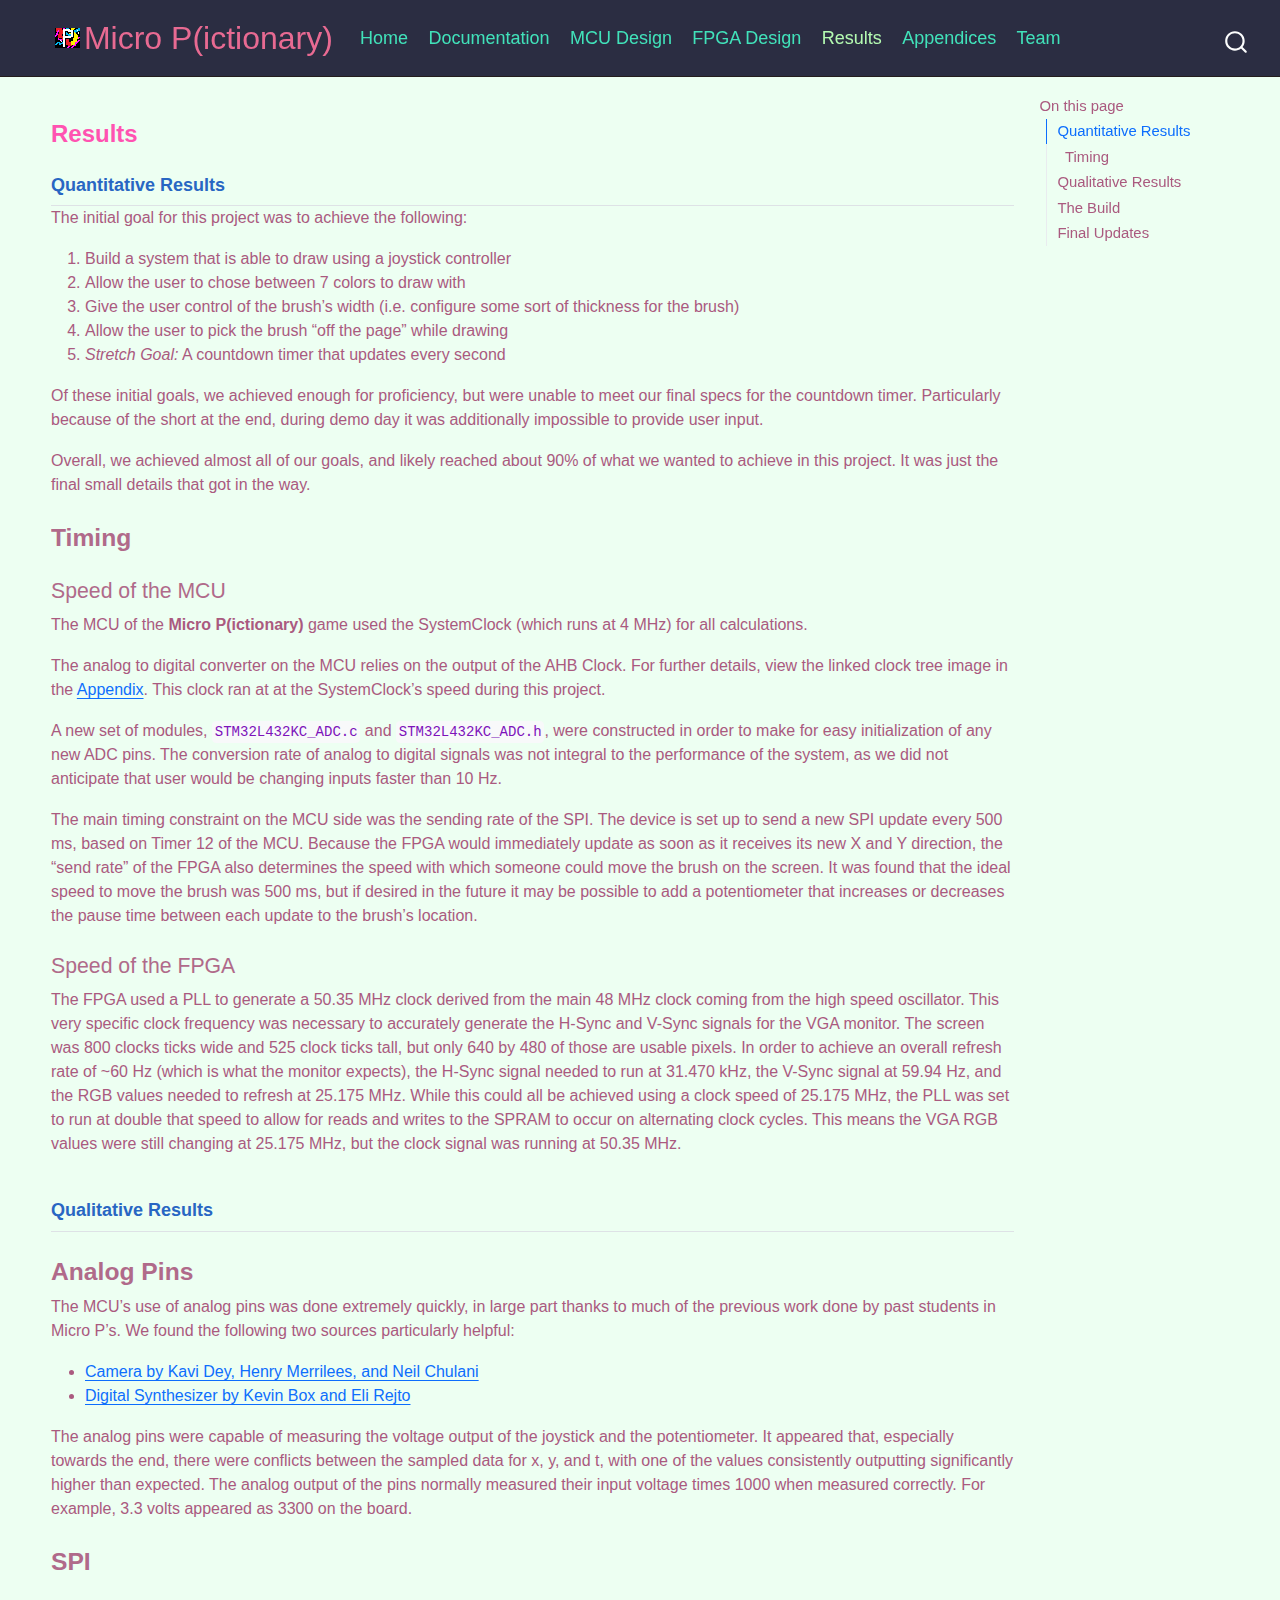
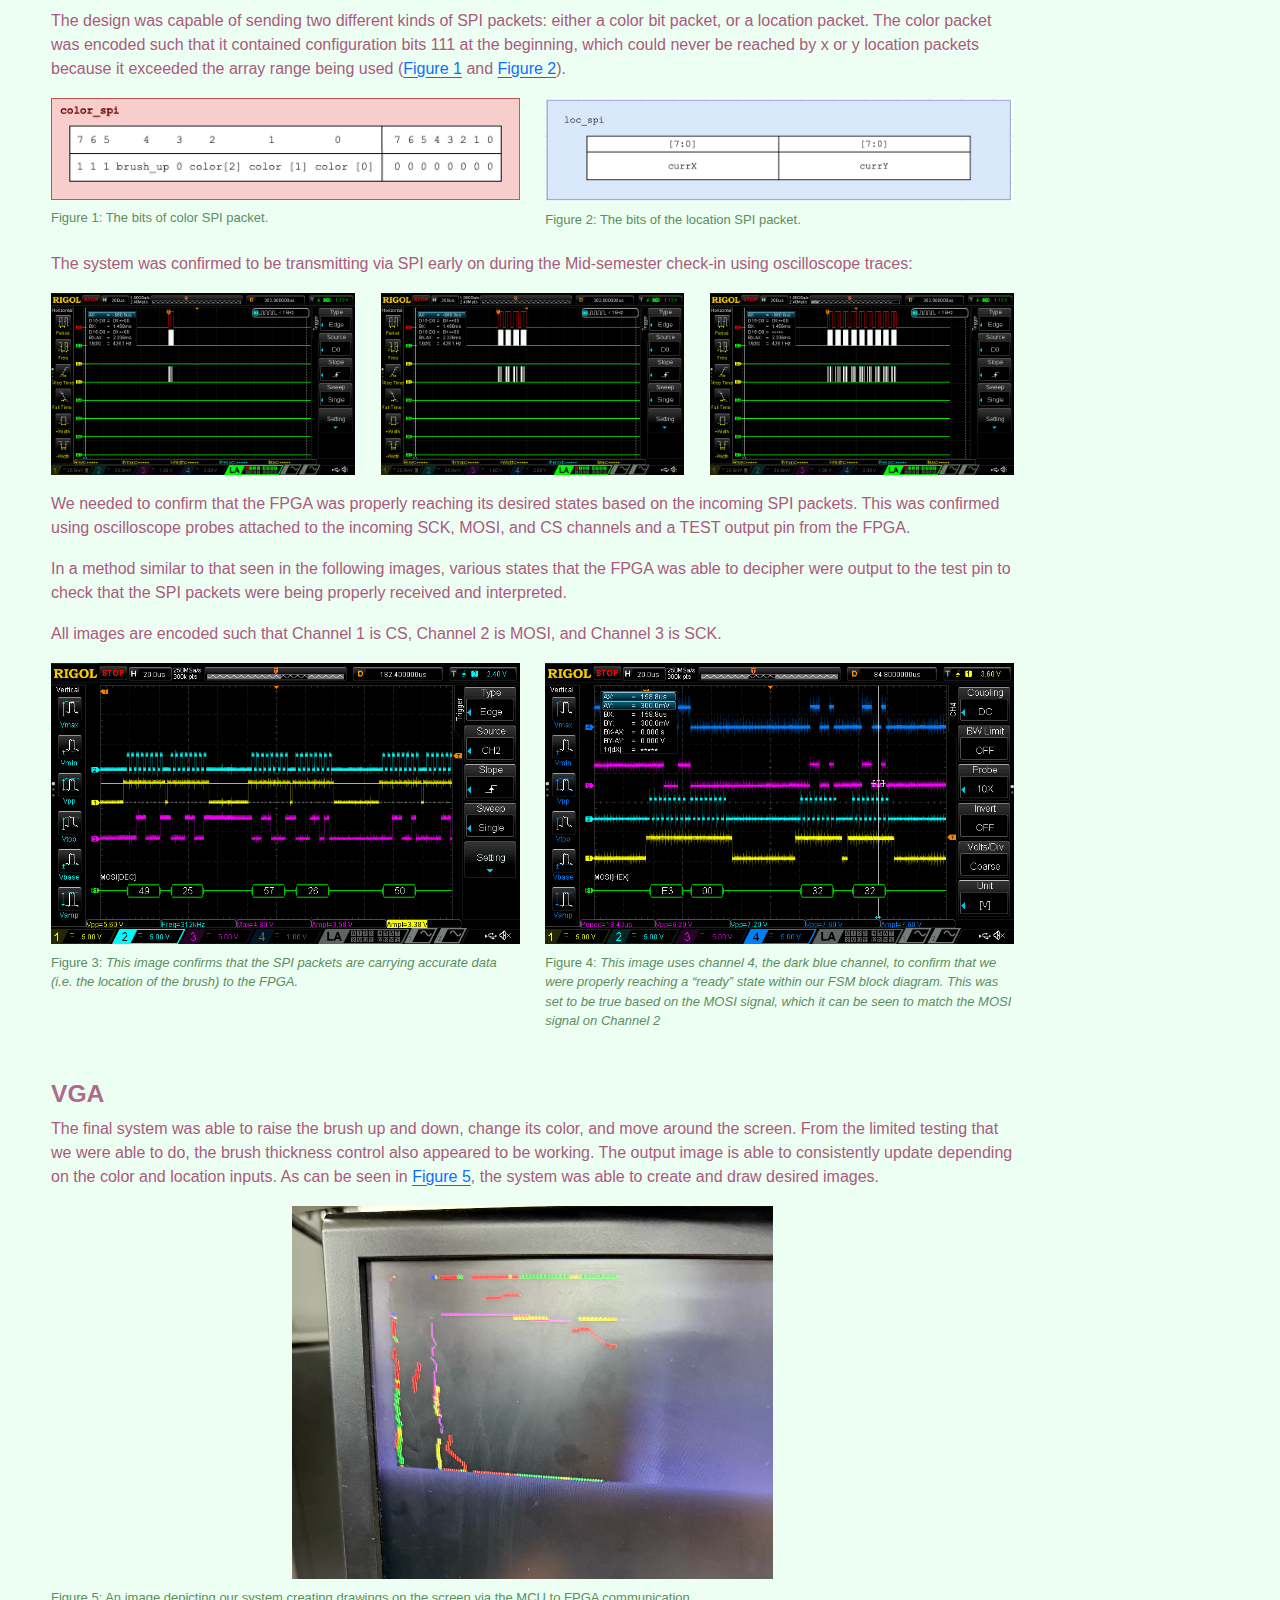
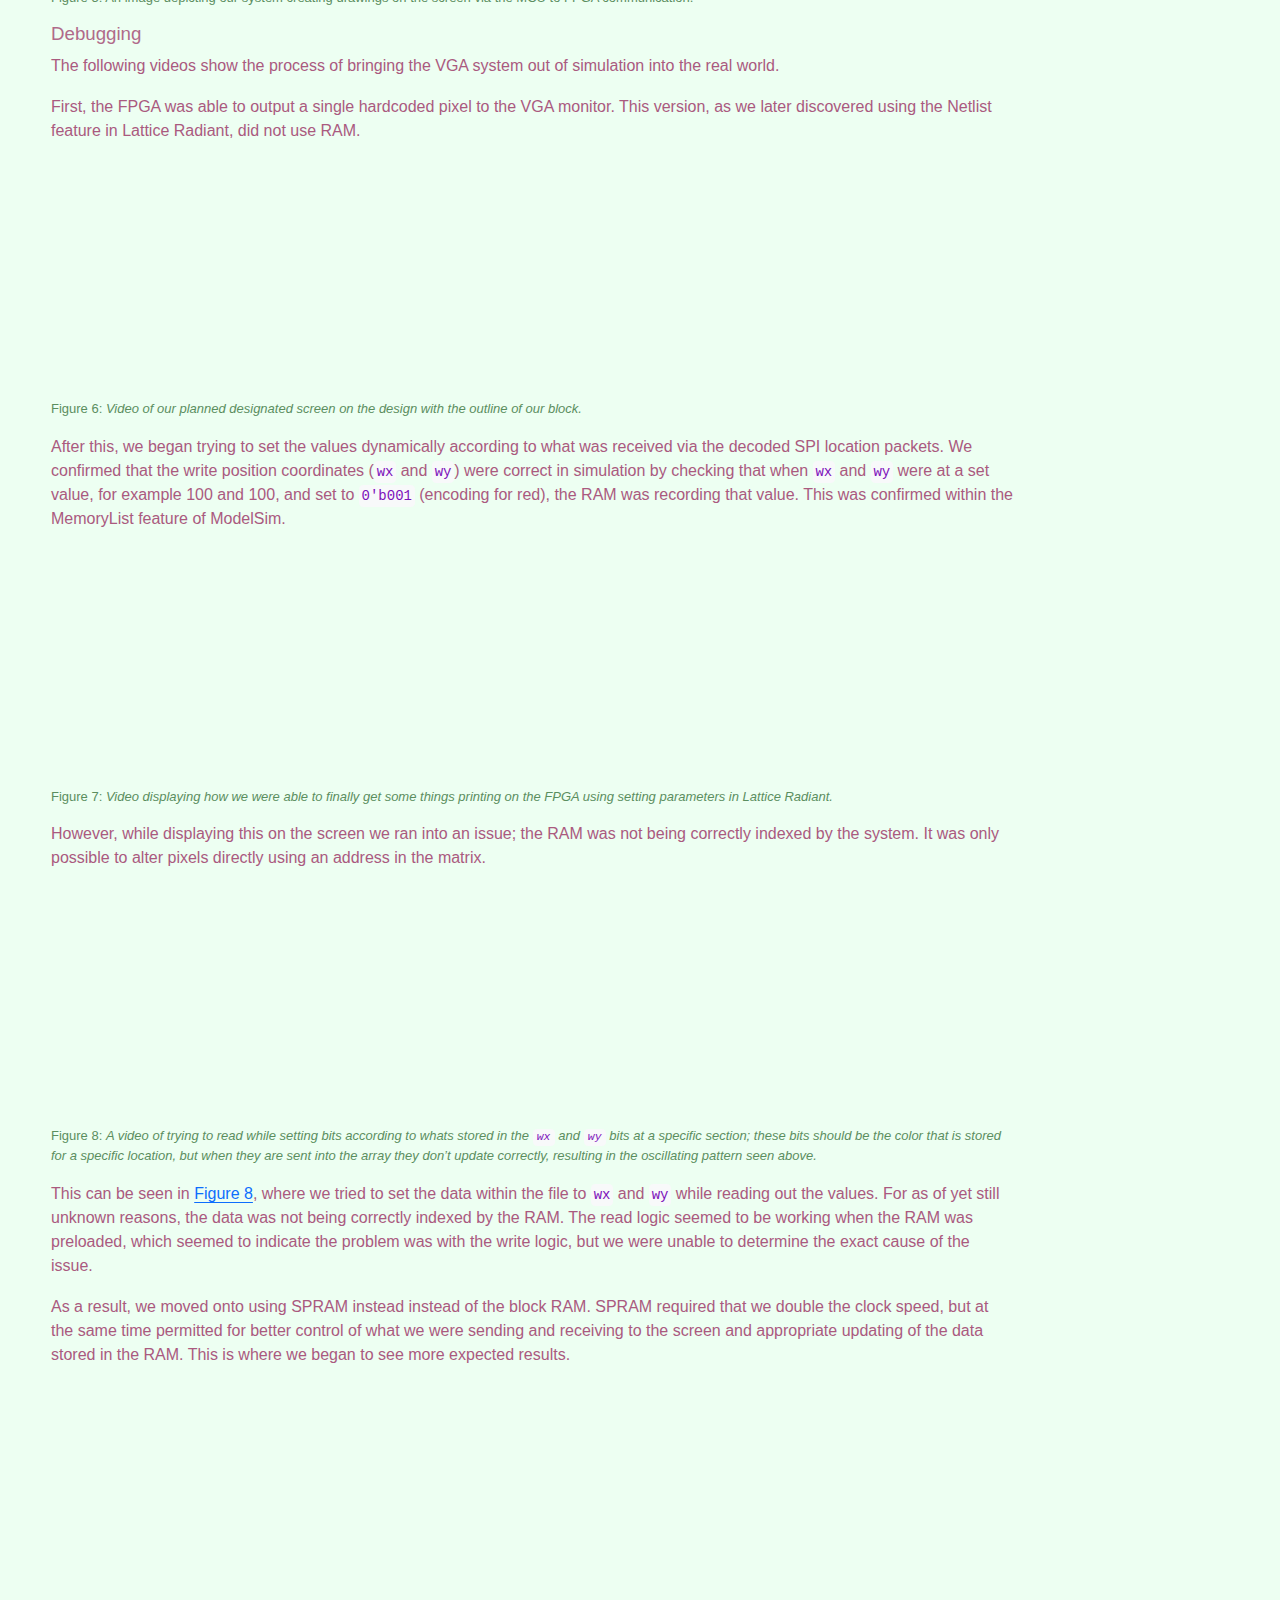
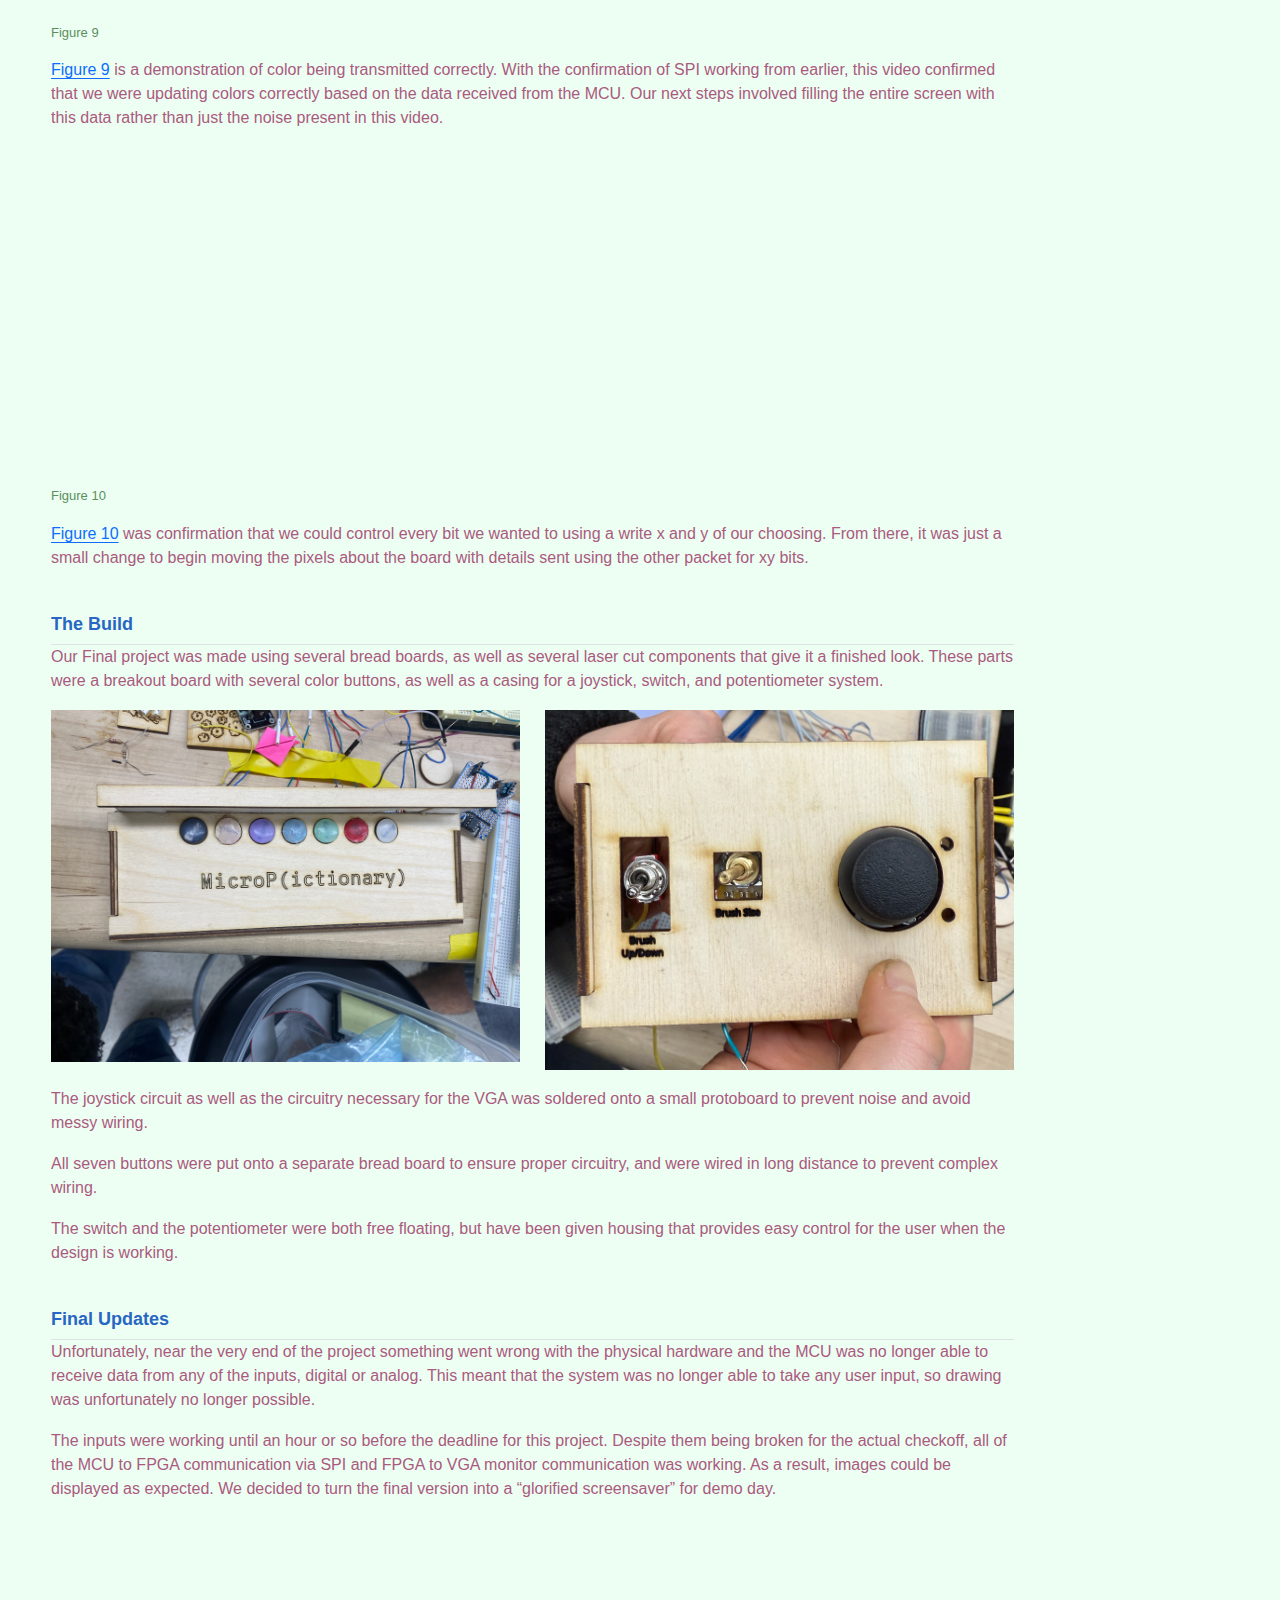
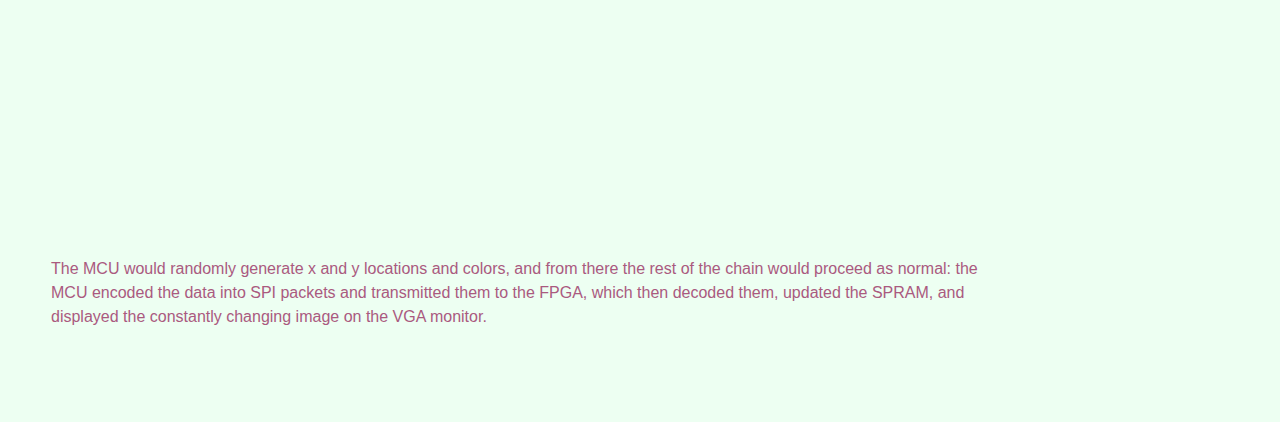
<file: results.html>
<!DOCTYPE html>
<html xmlns="http://www.w3.org/1999/xhtml" lang="en" xml:lang="en"><head>

<meta charset="utf-8">
<meta name="generator" content="quarto-1.6.39">

<meta name="viewport" content="width=device-width, initial-scale=1.0, user-scalable=yes">


<title>Results – Micro P(ictionary)</title>
<style>
code{white-space: pre-wrap;}
span.smallcaps{font-variant: small-caps;}
div.columns{display: flex; gap: min(4vw, 1.5em);}
div.column{flex: auto; overflow-x: auto;}
div.hanging-indent{margin-left: 1.5em; text-indent: -1.5em;}
ul.task-list{list-style: none;}
ul.task-list li input[type="checkbox"] {
  width: 0.8em;
  margin: 0 0.8em 0.2em -1em; /* quarto-specific, see https://github.com/quarto-dev/quarto-cli/issues/4556 */ 
  vertical-align: middle;
}
</style>


<script src="site_libs/quarto-nav/quarto-nav.js"></script>
<script src="site_libs/quarto-nav/headroom.min.js"></script>
<script src="site_libs/clipboard/clipboard.min.js"></script>
<script src="site_libs/quarto-search/autocomplete.umd.js"></script>
<script src="site_libs/quarto-search/fuse.min.js"></script>
<script src="site_libs/quarto-search/quarto-search.js"></script>
<meta name="quarto:offset" content="./">
<script src="site_libs/quarto-html/quarto.js"></script>
<script src="site_libs/quarto-html/popper.min.js"></script>
<script src="site_libs/quarto-html/tippy.umd.min.js"></script>
<script src="site_libs/quarto-html/anchor.min.js"></script>
<link href="site_libs/quarto-html/tippy.css" rel="stylesheet">
<link href="site_libs/quarto-html/quarto-syntax-highlighting-e26003cea8cd680ca0c55a263523d882.css" rel="stylesheet" id="quarto-text-highlighting-styles">
<script src="site_libs/bootstrap/bootstrap.min.js"></script>
<link href="site_libs/bootstrap/bootstrap-icons.css" rel="stylesheet">
<link href="site_libs/bootstrap/bootstrap-1594875bc4d08b77c15037ebe414d997.min.css" rel="stylesheet" append-hash="true" id="quarto-bootstrap" data-mode="light">
<script id="quarto-search-options" type="application/json">{
  "location": "navbar",
  "copy-button": false,
  "collapse-after": 3,
  "panel-placement": "end",
  "type": "overlay",
  "limit": 50,
  "keyboard-shortcut": [
    "f",
    "/",
    "s"
  ],
  "show-item-context": false,
  "language": {
    "search-no-results-text": "No results",
    "search-matching-documents-text": "matching documents",
    "search-copy-link-title": "Copy link to search",
    "search-hide-matches-text": "Hide additional matches",
    "search-more-match-text": "more match in this document",
    "search-more-matches-text": "more matches in this document",
    "search-clear-button-title": "Clear",
    "search-text-placeholder": "",
    "search-detached-cancel-button-title": "Cancel",
    "search-submit-button-title": "Submit",
    "search-label": "Search"
  }
}</script>
<style>html{ scroll-behavior: smooth; }</style>


<link rel="stylesheet" href="styles.css">
</head>

<body class="nav-fixed">

<div id="quarto-search-results"></div>
  <header id="quarto-header" class="headroom fixed-top">
    <nav class="navbar navbar-expand-lg " data-bs-theme="dark">
      <div class="navbar-container container-fluid">
      <div class="navbar-brand-container mx-auto">
    <a href="./index.html" class="navbar-brand navbar-brand-logo">
    <img src="./images/pictionaryLogo.png" alt="" class="navbar-logo">
    </a>
    <a class="navbar-brand" href="./index.html">
    <span class="navbar-title">Micro P(ictionary)</span>
    </a>
  </div>
            <div id="quarto-search" class="" title="Search"></div>
          <button class="navbar-toggler" type="button" data-bs-toggle="collapse" data-bs-target="#navbarCollapse" aria-controls="navbarCollapse" role="menu" aria-expanded="false" aria-label="Toggle navigation" onclick="if (window.quartoToggleHeadroom) { window.quartoToggleHeadroom(); }">
  <span class="navbar-toggler-icon"></span>
</button>
          <div class="collapse navbar-collapse" id="navbarCollapse">
            <ul class="navbar-nav navbar-nav-scroll me-auto">
  <li class="nav-item">
    <a class="nav-link" href="./index.html"> 
<span class="menu-text">Home</span></a>
  </li>  
  <li class="nav-item">
    <a class="nav-link" href="./documentation.html"> 
<span class="menu-text">Documentation</span></a>
  </li>  
  <li class="nav-item">
    <a class="nav-link" href="./mcu.html"> 
<span class="menu-text">MCU Design</span></a>
  </li>  
  <li class="nav-item">
    <a class="nav-link" href="./fpga.html"> 
<span class="menu-text">FPGA Design</span></a>
  </li>  
  <li class="nav-item">
    <a class="nav-link active" href="./results.html" aria-current="page"> 
<span class="menu-text">Results</span></a>
  </li>  
  <li class="nav-item">
    <a class="nav-link" href="./appendices.html"> 
<span class="menu-text">Appendices</span></a>
  </li>  
  <li class="nav-item">
    <a class="nav-link" href="./team.html"> 
<span class="menu-text">Team</span></a>
  </li>  
</ul>
          </div> <!-- /navcollapse -->
            <div class="quarto-navbar-tools">
</div>
      </div> <!-- /container-fluid -->
    </nav>
</header>
<!-- content -->
<div id="quarto-content" class="quarto-container page-columns page-rows-contents page-layout-article page-navbar">
<!-- sidebar -->
<!-- margin-sidebar -->
    <div id="quarto-margin-sidebar" class="sidebar margin-sidebar">
        <nav id="TOC" role="doc-toc" class="toc-active">
    <h2 id="toc-title">On this page</h2>
   
  <ul>
  <li><a href="#quantitative-results" id="toc-quantitative-results" class="nav-link active" data-scroll-target="#quantitative-results">Quantitative Results</a>
  <ul class="collapse">
  <li><a href="#timing" id="toc-timing" class="nav-link" data-scroll-target="#timing">Timing</a></li>
  </ul></li>
  <li><a href="#qualitative-results" id="toc-qualitative-results" class="nav-link" data-scroll-target="#qualitative-results">Qualitative Results</a>
  <ul class="collapse">
  <li><a href="#analog-pins" id="toc-analog-pins" class="nav-link" data-scroll-target="#analog-pins">Analog Pins</a></li>
  <li><a href="#spi" id="toc-spi" class="nav-link" data-scroll-target="#spi">SPI</a></li>
  <li><a href="#vga" id="toc-vga" class="nav-link" data-scroll-target="#vga">VGA</a></li>
  </ul></li>
  <li><a href="#the-build" id="toc-the-build" class="nav-link" data-scroll-target="#the-build">The Build</a></li>
  <li><a href="#final-updates" id="toc-final-updates" class="nav-link" data-scroll-target="#final-updates">Final Updates</a></li>
  </ul>
</nav>
    </div>
<!-- main -->
<main class="content" id="quarto-document-content">

<header id="title-block-header" class="quarto-title-block default">
<div class="quarto-title">
<h1 class="title">Results</h1>
</div>



<div class="quarto-title-meta">

    
  
    
  </div>
  


</header>


<section id="quantitative-results" class="level2">
<h2 class="anchored" data-anchor-id="quantitative-results">Quantitative Results</h2>
<p>The initial goal for this project was to achieve the following:</p>
<ol type="1">
<li>Build a system that is able to draw using a joystick controller</li>
<li>Allow the user to chose between 7 colors to draw with</li>
<li>Give the user control of the brush’s width (i.e.&nbsp;configure some sort of thickness for the brush)</li>
<li>Allow the user to pick the brush “off the page” while drawing</li>
<li><em>Stretch Goal:</em> A countdown timer that updates every second</li>
</ol>
<p>Of these initial goals, we achieved enough for proficiency, but were unable to meet our final specs for the countdown timer. Particularly because of the short at the end, during demo day it was additionally impossible to provide user input.</p>
<p>Overall, we achieved almost all of our goals, and likely reached about 90% of what we wanted to achieve in this project. It was just the final small details that got in the way.</p>
<section id="timing" class="level3">
<h3 class="anchored" data-anchor-id="timing">Timing</h3>
<section id="speed-of-the-mcu" class="level4">
<h4 class="anchored" data-anchor-id="speed-of-the-mcu">Speed of the MCU</h4>
<p>The MCU of the <strong>Micro P(ictionary)</strong> game used the SystemClock (which runs at 4 MHz) for all calculations.</p>
<p>The analog to digital converter on the MCU relies on the output of the AHB Clock. For further details, view the linked clock tree image in the <a href="./appendices.html">Appendix</a>. This clock ran at at the SystemClock’s speed during this project.</p>
<p>A new set of modules, <code>STM32L432KC_ADC.c</code> and <code>STM32L432KC_ADC.h</code>, were constructed in order to make for easy initialization of any new ADC pins. The conversion rate of analog to digital signals was not integral to the performance of the system, as we did not anticipate that user would be changing inputs faster than 10 Hz.</p>
<p>The main timing constraint on the MCU side was the sending rate of the SPI. The device is set up to send a new SPI update every 500 ms, based on Timer 12 of the MCU. Because the FPGA would immediately update as soon as it receives its new X and Y direction, the “send rate” of the FPGA also determines the speed with which someone could move the brush on the screen. It was found that the ideal speed to move the brush was 500 ms, but if desired in the future it may be possible to add a potentiometer that increases or decreases the pause time between each update to the brush’s location.</p>
</section>
<section id="speed-of-the-fpga" class="level4">
<h4 class="anchored" data-anchor-id="speed-of-the-fpga">Speed of the FPGA</h4>
<p>The FPGA used a PLL to generate a 50.35 MHz clock derived from the main 48 MHz clock coming from the high speed oscillator. This very specific clock frequency was necessary to accurately generate the H-Sync and V-Sync signals for the VGA monitor. The screen was 800 clocks ticks wide and 525 clock ticks tall, but only 640 by 480 of those are usable pixels. In order to achieve an overall refresh rate of ~60 Hz (which is what the monitor expects), the H-Sync signal needed to run at 31.470 kHz, the V-Sync signal at 59.94 Hz, and the RGB values needed to refresh at 25.175 MHz. While this could all be achieved using a clock speed of 25.175 MHz, the PLL was set to run at double that speed to allow for reads and writes to the SPRAM to occur on alternating clock cycles. This means the VGA RGB values were still changing at 25.175 MHz, but the clock signal was running at 50.35 MHz.</p>
</section>
</section>
</section>
<section id="qualitative-results" class="level2">
<h2 class="anchored" data-anchor-id="qualitative-results">Qualitative Results</h2>
<section id="analog-pins" class="level3">
<h3 class="anchored" data-anchor-id="analog-pins">Analog Pins</h3>
<p>The MCU’s use of analog pins was done extremely quickly, in large part thanks to much of the previous work done by past students in Micro P’s. We found the following two sources particularly helpful:</p>
<ul>
<li><a href="https://kavidey.github.io/NeoObscura/">Camera by Kavi Dey, Henry Merrilees, and Neil Chulani</a><br>
</li>
<li><a href="https://github.com/ERejto/FPGA-Synth-project-portfolio/blob/main/src/MCU/STM32L432KC_ADC.c">Digital Synthesizer by Kevin Box and Eli Rejto</a></li>
</ul>
<p>The analog pins were capable of measuring the voltage output of the joystick and the potentiometer. It appeared that, especially towards the end, there were conflicts between the sampled data for x, y, and t, with one of the values consistently outputting significantly higher than expected. The analog output of the pins normally measured their input voltage times 1000 when measured correctly. For example, 3.3 volts appeared as 3300 on the board.</p>
</section>
<section id="spi" class="level3">
<h3 class="anchored" data-anchor-id="spi">SPI</h3>
<p><br>
The design was capable of sending two different kinds of SPI packets: either a color bit packet, or a location packet. The color packet was encoded such that it contained configuration bits 111 at the beginning, which could never be reached by x or y location packets because it exceeded the array range being used (<a href="#fig-colorSPI" class="quarto-xref">Figure&nbsp;1</a> and <a href="#fig-xySPI" class="quarto-xref">Figure&nbsp;2</a>).</p>
<div class="grid">
<div id="fig-colorSPI" class="g-col-6 quarto-float quarto-figure quarto-figure-center anchored">
<figure class="quarto-float quarto-float-fig figure">
<div aria-describedby="fig-colorSPI-caption-0ceaefa1-69ba-4598-a22c-09a6ac19f8ca">
<img src="mcu_images/color_spi.png" class="img-fluid figure-img">
</div>
<figcaption class="quarto-float-caption-bottom quarto-float-caption quarto-float-fig" id="fig-colorSPI-caption-0ceaefa1-69ba-4598-a22c-09a6ac19f8ca">
Figure&nbsp;1: The bits of color SPI packet.
</figcaption>
</figure>
</div>
<div id="fig-xySPI" class="g-col-6 quarto-float quarto-figure quarto-figure-center anchored">
<figure class="quarto-float quarto-float-fig figure">
<div aria-describedby="fig-xySPI-caption-0ceaefa1-69ba-4598-a22c-09a6ac19f8ca">
<img src="mcu_images/loc_spi.png" class="img-fluid figure-img">
</div>
<figcaption class="quarto-float-caption-bottom quarto-float-caption quarto-float-fig" id="fig-xySPI-caption-0ceaefa1-69ba-4598-a22c-09a6ac19f8ca">
Figure&nbsp;2: The bits of the location SPI packet.
</figcaption>
</figure>
</div>
</div>
<p>The system was confirmed to be transmitting via SPI early on during the Mid-semester check-in using oscilloscope traces:</p>
<div class="grid">
<div class="g-col-4">
<p><img src="mcu_images/1_locs.png" class="img-fluid"></p>
</div>
<div class="g-col-4">
<p><img src="mcu_images/4_locs.png" class="img-fluid"></p>
</div>
<div class="g-col-4">
<p><img src="mcu_images/9_locs.png" class="img-fluid"></p>
</div>
</div>
<p>We needed to confirm that the FPGA was properly reaching its desired states based on the incoming SPI packets. This was confirmed using oscilloscope probes attached to the incoming SCK, MOSI, and CS channels and a TEST output pin from the FPGA.</p>
<p>In a method similar to that seen in the following images, various states that the FPGA was able to decipher were output to the test pin to check that the SPI packets were being properly received and interpreted.</p>
<p>All images are encoded such that Channel 1 is CS, Channel 2 is MOSI, and Channel 3 is SCK.</p>
<div class="grid">
<div id="fig-VGAcheck" class="g-col-6 quarto-float quarto-figure quarto-figure-center anchored">
<figure class="quarto-float quarto-float-fig figure">
<div aria-describedby="fig-VGAcheck-caption-0ceaefa1-69ba-4598-a22c-09a6ac19f8ca">
<img src="images/DS1Z_QuickPrint4 copy.png" class="img-fluid figure-img">
</div>
<figcaption class="quarto-float-caption-bottom quarto-float-caption quarto-float-fig" id="fig-VGAcheck-caption-0ceaefa1-69ba-4598-a22c-09a6ac19f8ca">
Figure&nbsp;3: <em>This image confirms that the SPI packets are carrying accurate data (i.e.&nbsp;the location of the brush) to the FPGA.</em>
</figcaption>
</figure>
</div>
<div id="fig-VGAcheck2" class="g-col-6 quarto-float quarto-figure quarto-figure-center anchored">
<figure class="quarto-float quarto-float-fig figure">
<div aria-describedby="fig-VGAcheck2-caption-0ceaefa1-69ba-4598-a22c-09a6ac19f8ca">
<img src="images/DS1Z_QuickPrint6 copy.png" class="img-fluid figure-img">
</div>
<figcaption class="quarto-float-caption-bottom quarto-float-caption quarto-float-fig" id="fig-VGAcheck2-caption-0ceaefa1-69ba-4598-a22c-09a6ac19f8ca">
Figure&nbsp;4: <em>This image uses channel 4, the dark blue channel, to confirm that we were properly reaching a “ready” state within our FSM block diagram. This was set to be true based on the MOSI signal, which it can be seen to match the MOSI signal on Channel 2</em>
</figcaption>
</figure>
</div>
</div>
</section>
<section id="vga" class="level3">
<h3 class="anchored" data-anchor-id="vga">VGA</h3>
<p>The final system was able to raise the brush up and down, change its color, and move around the screen. From the limited testing that we were able to do, the brush thickness control also appeared to be working. The output image is able to consistently update depending on the color and location inputs. As can be seen in <a href="#fig-workingImage" class="quarto-xref">Figure&nbsp;5</a>, the system was able to create and draw desired images.</p>
<div id="fig-workingImage" class="quarto-float quarto-figure quarto-figure-center anchored">
<figure class="quarto-float quarto-float-fig figure">
<div aria-describedby="fig-workingImage-caption-0ceaefa1-69ba-4598-a22c-09a6ac19f8ca">
<img src="images/working_drawing.png" class="img-fluid figure-img" style="width:50.0%">
</div>
<figcaption class="quarto-float-caption-bottom quarto-float-caption quarto-float-fig" id="fig-workingImage-caption-0ceaefa1-69ba-4598-a22c-09a6ac19f8ca">
Figure&nbsp;5: An image depicting our system creating drawings on the screen via the MCU to FPGA communication.
</figcaption>
</figure>
</div>
<section id="debugging" class="level5">
<h5 class="anchored" data-anchor-id="debugging">Debugging</h5>
<p>The following videos show the process of bringing the VGA system out of simulation into the real world.</p>
<p>First, the FPGA was able to output a single hardcoded pixel to the VGA monitor. This version, as we later discovered using the Netlist feature in Lattice Radiant, did not use RAM.</p>
<div id="fig-video1" class="quarto-float quarto-figure quarto-figure-center anchored">
<figure class="quarto-float quarto-float-fig figure">
<div aria-describedby="fig-video1-caption-0ceaefa1-69ba-4598-a22c-09a6ac19f8ca">
<div class="quarto-video"><iframe data-external="1" src="https://www.youtube.com/embed/esy1g3UIZK4" height="200" title="" frameborder="0" allow="accelerometer; autoplay; clipboard-write; encrypted-media; gyroscope; picture-in-picture" allowfullscreen=""></iframe></div>
</div>
<figcaption class="quarto-float-caption-bottom quarto-float-caption quarto-float-fig" id="fig-video1-caption-0ceaefa1-69ba-4598-a22c-09a6ac19f8ca">
Figure&nbsp;6: <em>Video of our planned designated screen on the design with the outline of our block.</em>
</figcaption>
</figure>
</div>
<p>After this, we began trying to set the values dynamically according to what was received via the decoded SPI location packets. We confirmed that the write position coordinates (<code>wx</code> and <code>wy</code>) were correct in simulation by checking that when <code>wx</code> and <code>wy</code> were at a set value, for example 100 and 100, and set to <code>0'b001</code> (encoding for red), the RAM was recording that value. This was confirmed within the MemoryList feature of ModelSim.</p>
<div id="fig-video2" class="quarto-float quarto-figure quarto-figure-center anchored">
<figure class="quarto-float quarto-float-fig figure">
<div aria-describedby="fig-video2-caption-0ceaefa1-69ba-4598-a22c-09a6ac19f8ca">
<div class="quarto-video"><iframe data-external="1" src="https://www.youtube.com/embed/2N7uzxsJKm8" height="200" title="" frameborder="0" allow="accelerometer; autoplay; clipboard-write; encrypted-media; gyroscope; picture-in-picture" allowfullscreen=""></iframe></div>
</div>
<figcaption class="quarto-float-caption-bottom quarto-float-caption quarto-float-fig" id="fig-video2-caption-0ceaefa1-69ba-4598-a22c-09a6ac19f8ca">
Figure&nbsp;7: <em>Video displaying how we were able to finally get some things printing on the FPGA using setting parameters in Lattice Radiant.</em>
</figcaption>
</figure>
</div>
<p>However, while displaying this on the screen we ran into an issue; the RAM was not being correctly indexed by the system. It was only possible to alter pixels directly using an address in the matrix.</p>
<div id="fig-video3" class="quarto-float quarto-figure quarto-figure-center anchored">
<figure class="quarto-float quarto-float-fig figure">
<div aria-describedby="fig-video3-caption-0ceaefa1-69ba-4598-a22c-09a6ac19f8ca">
<div class="quarto-video"><iframe data-external="1" src="https://www.youtube.com/embed/ZuUvgkFCoQ8" height="200" title="" frameborder="0" allow="accelerometer; autoplay; clipboard-write; encrypted-media; gyroscope; picture-in-picture" allowfullscreen=""></iframe></div>
</div>
<figcaption class="quarto-float-caption-bottom quarto-float-caption quarto-float-fig" id="fig-video3-caption-0ceaefa1-69ba-4598-a22c-09a6ac19f8ca">
Figure&nbsp;8: <em>A video of trying to read while setting bits according to whats stored in the <code>wx</code> and <code>wy</code> bits at a specific section; these bits should be the color that is stored for a specific location, but when they are sent into the array they don’t update correctly, resulting in the oscillating pattern seen above.</em>
</figcaption>
</figure>
</div>
<p>This can be seen in <a href="#fig-video3" class="quarto-xref">Figure&nbsp;8</a>, where we tried to set the data within the file to <code>wx</code> and <code>wy</code> while reading out the values. For as of yet still unknown reasons, the data was not being correctly indexed by the RAM. The read logic seemed to be working when the RAM was preloaded, which seemed to indicate the problem was with the write logic, but we were unable to determine the exact cause of the issue.</p>
<p>As a result, we moved onto using SPRAM instead instead of the block RAM. SPRAM required that we double the clock speed, but at the same time permitted for better control of what we were sending and receiving to the screen and appropriate updating of the data stored in the RAM. This is where we began to see more expected results.</p>
<div id="fig-video4" class="quarto-float quarto-figure quarto-figure-center anchored">
<figure class="quarto-float quarto-float-fig figure">
<div aria-describedby="fig-video4-caption-0ceaefa1-69ba-4598-a22c-09a6ac19f8ca">
<div class="quarto-video"><iframe data-external="1" src="https://www.youtube.com/embed/bbirlv6bojc" height="200" title="" frameborder="0" allow="accelerometer; autoplay; clipboard-write; encrypted-media; gyroscope; picture-in-picture" allowfullscreen=""></iframe></div>
</div>
<figcaption class="quarto-float-caption-bottom quarto-float-caption quarto-float-fig quarto-uncaptioned" id="fig-video4-caption-0ceaefa1-69ba-4598-a22c-09a6ac19f8ca">
Figure&nbsp;9
</figcaption>
</figure>
</div>
<p><a href="#fig-video4" class="quarto-xref">Figure&nbsp;9</a> is a demonstration of color being transmitted correctly. With the confirmation of SPI working from earlier, this video confirmed that we were updating colors correctly based on the data received from the MCU. Our next steps involved filling the entire screen with this data rather than just the noise present in this video.</p>
<div id="fig-video5" class="quarto-float quarto-figure quarto-figure-center anchored">
<figure class="quarto-float quarto-float-fig figure">
<div aria-describedby="fig-video5-caption-0ceaefa1-69ba-4598-a22c-09a6ac19f8ca">
<div class="quarto-video"><iframe data-external="1" src="https://www.youtube.com/embed/NjBG17eC-Dw" height="300" title="" frameborder="0" allow="accelerometer; autoplay; clipboard-write; encrypted-media; gyroscope; picture-in-picture" allowfullscreen=""></iframe></div>
</div>
<figcaption class="quarto-float-caption-bottom quarto-float-caption quarto-float-fig quarto-uncaptioned" id="fig-video5-caption-0ceaefa1-69ba-4598-a22c-09a6ac19f8ca">
Figure&nbsp;10
</figcaption>
</figure>
</div>
<p><a href="#fig-video5" class="quarto-xref">Figure&nbsp;10</a> was confirmation that we could control every bit we wanted to using a write x and y of our choosing. From there, it was just a small change to begin moving the pixels about the board with details sent using the other packet for xy bits.</p>
</section>
</section>
</section>
<section id="the-build" class="level2">
<h2 class="anchored" data-anchor-id="the-build">The Build</h2>
<p>Our Final project was made using several bread boards, as well as several laser cut components that give it a finished look. These parts were a breakout board with several color buttons, as well as a casing for a joystick, switch, and potentiometer system.</p>
<div class="grid">
<div class="g-col-6">
<p><img src="results_images/buttons_board.JPG" class="img-fluid"></p>
</div>
<div class="g-col-6">
<p><img src="results_images/joystick_setup.png" class="img-fluid"></p>
</div>
</div>
<p>The joystick circuit as well as the circuitry necessary for the VGA was soldered onto a small protoboard to prevent noise and avoid messy wiring.</p>
<p>All seven buttons were put onto a separate bread board to ensure proper circuitry, and were wired in long distance to prevent complex wiring.</p>
<p>The switch and the potentiometer were both free floating, but have been given housing that provides easy control for the user when the design is working.</p>
</section>
<section id="final-updates" class="level2">
<h2 class="anchored" data-anchor-id="final-updates">Final Updates</h2>
<p>Unfortunately, near the very end of the project something went wrong with the physical hardware and the MCU was no longer able to receive data from any of the inputs, digital or analog. This meant that the system was no longer able to take any user input, so drawing was unfortunately no longer possible.</p>
<p>The inputs were working until an hour or so before the deadline for this project. Despite them being broken for the actual checkoff, all of the MCU to FPGA communication via SPI and FPGA to VGA monitor communication was working. As a result, images could be displayed as expected. We decided to turn the final version into a “glorified screensaver” for demo day.</p>
<div class="quarto-video"><iframe data-external="1" src="https://www.youtube.com/embed/o9HCQyT40M4" width="500" height="300" title="" frameborder="0" allow="accelerometer; autoplay; clipboard-write; encrypted-media; gyroscope; picture-in-picture" allowfullscreen=""></iframe></div>
<p>The MCU would randomly generate x and y locations and colors, and from there the rest of the chain would proceed as normal: the MCU encoded the data into SPI packets and transmitted them to the FPGA, which then decoded them, updated the SPRAM, and displayed the constantly changing image on the VGA monitor.</p>


</section>

</main> <!-- /main -->
<script id="quarto-html-after-body" type="application/javascript">
window.document.addEventListener("DOMContentLoaded", function (event) {
  const toggleBodyColorMode = (bsSheetEl) => {
    const mode = bsSheetEl.getAttribute("data-mode");
    const bodyEl = window.document.querySelector("body");
    if (mode === "dark") {
      bodyEl.classList.add("quarto-dark");
      bodyEl.classList.remove("quarto-light");
    } else {
      bodyEl.classList.add("quarto-light");
      bodyEl.classList.remove("quarto-dark");
    }
  }
  const toggleBodyColorPrimary = () => {
    const bsSheetEl = window.document.querySelector("link#quarto-bootstrap");
    if (bsSheetEl) {
      toggleBodyColorMode(bsSheetEl);
    }
  }
  toggleBodyColorPrimary();  
  const icon = "";
  const anchorJS = new window.AnchorJS();
  anchorJS.options = {
    placement: 'right',
    icon: icon
  };
  anchorJS.add('.anchored');
  const isCodeAnnotation = (el) => {
    for (const clz of el.classList) {
      if (clz.startsWith('code-annotation-')) {                     
        return true;
      }
    }
    return false;
  }
  const onCopySuccess = function(e) {
    // button target
    const button = e.trigger;
    // don't keep focus
    button.blur();
    // flash "checked"
    button.classList.add('code-copy-button-checked');
    var currentTitle = button.getAttribute("title");
    button.setAttribute("title", "Copied!");
    let tooltip;
    if (window.bootstrap) {
      button.setAttribute("data-bs-toggle", "tooltip");
      button.setAttribute("data-bs-placement", "left");
      button.setAttribute("data-bs-title", "Copied!");
      tooltip = new bootstrap.Tooltip(button, 
        { trigger: "manual", 
          customClass: "code-copy-button-tooltip",
          offset: [0, -8]});
      tooltip.show();    
    }
    setTimeout(function() {
      if (tooltip) {
        tooltip.hide();
        button.removeAttribute("data-bs-title");
        button.removeAttribute("data-bs-toggle");
        button.removeAttribute("data-bs-placement");
      }
      button.setAttribute("title", currentTitle);
      button.classList.remove('code-copy-button-checked');
    }, 1000);
    // clear code selection
    e.clearSelection();
  }
  const getTextToCopy = function(trigger) {
      const codeEl = trigger.previousElementSibling.cloneNode(true);
      for (const childEl of codeEl.children) {
        if (isCodeAnnotation(childEl)) {
          childEl.remove();
        }
      }
      return codeEl.innerText;
  }
  const clipboard = new window.ClipboardJS('.code-copy-button:not([data-in-quarto-modal])', {
    text: getTextToCopy
  });
  clipboard.on('success', onCopySuccess);
  if (window.document.getElementById('quarto-embedded-source-code-modal')) {
    const clipboardModal = new window.ClipboardJS('.code-copy-button[data-in-quarto-modal]', {
      text: getTextToCopy,
      container: window.document.getElementById('quarto-embedded-source-code-modal')
    });
    clipboardModal.on('success', onCopySuccess);
  }
    var localhostRegex = new RegExp(/^(?:http|https):\/\/localhost\:?[0-9]*\//);
    var mailtoRegex = new RegExp(/^mailto:/);
      var filterRegex = new RegExp("https:\/\/jordancarlin\.github\.io\/e155-project\/");
    var isInternal = (href) => {
        return filterRegex.test(href) || localhostRegex.test(href) || mailtoRegex.test(href);
    }
    // Inspect non-navigation links and adorn them if external
 	var links = window.document.querySelectorAll('a[href]:not(.nav-link):not(.navbar-brand):not(.toc-action):not(.sidebar-link):not(.sidebar-item-toggle):not(.pagination-link):not(.no-external):not([aria-hidden]):not(.dropdown-item):not(.quarto-navigation-tool):not(.about-link)');
    for (var i=0; i<links.length; i++) {
      const link = links[i];
      if (!isInternal(link.href)) {
        // undo the damage that might have been done by quarto-nav.js in the case of
        // links that we want to consider external
        if (link.dataset.originalHref !== undefined) {
          link.href = link.dataset.originalHref;
        }
      }
    }
  function tippyHover(el, contentFn, onTriggerFn, onUntriggerFn) {
    const config = {
      allowHTML: true,
      maxWidth: 500,
      delay: 100,
      arrow: false,
      appendTo: function(el) {
          return el.parentElement;
      },
      interactive: true,
      interactiveBorder: 10,
      theme: 'quarto',
      placement: 'bottom-start',
    };
    if (contentFn) {
      config.content = contentFn;
    }
    if (onTriggerFn) {
      config.onTrigger = onTriggerFn;
    }
    if (onUntriggerFn) {
      config.onUntrigger = onUntriggerFn;
    }
    window.tippy(el, config); 
  }
  const noterefs = window.document.querySelectorAll('a[role="doc-noteref"]');
  for (var i=0; i<noterefs.length; i++) {
    const ref = noterefs[i];
    tippyHover(ref, function() {
      // use id or data attribute instead here
      let href = ref.getAttribute('data-footnote-href') || ref.getAttribute('href');
      try { href = new URL(href).hash; } catch {}
      const id = href.replace(/^#\/?/, "");
      const note = window.document.getElementById(id);
      if (note) {
        return note.innerHTML;
      } else {
        return "";
      }
    });
  }
  const xrefs = window.document.querySelectorAll('a.quarto-xref');
  const processXRef = (id, note) => {
    // Strip column container classes
    const stripColumnClz = (el) => {
      el.classList.remove("page-full", "page-columns");
      if (el.children) {
        for (const child of el.children) {
          stripColumnClz(child);
        }
      }
    }
    stripColumnClz(note)
    if (id === null || id.startsWith('sec-')) {
      // Special case sections, only their first couple elements
      const container = document.createElement("div");
      if (note.children && note.children.length > 2) {
        container.appendChild(note.children[0].cloneNode(true));
        for (let i = 1; i < note.children.length; i++) {
          const child = note.children[i];
          if (child.tagName === "P" && child.innerText === "") {
            continue;
          } else {
            container.appendChild(child.cloneNode(true));
            break;
          }
        }
        if (window.Quarto?.typesetMath) {
          window.Quarto.typesetMath(container);
        }
        return container.innerHTML
      } else {
        if (window.Quarto?.typesetMath) {
          window.Quarto.typesetMath(note);
        }
        return note.innerHTML;
      }
    } else {
      // Remove any anchor links if they are present
      const anchorLink = note.querySelector('a.anchorjs-link');
      if (anchorLink) {
        anchorLink.remove();
      }
      if (window.Quarto?.typesetMath) {
        window.Quarto.typesetMath(note);
      }
      if (note.classList.contains("callout")) {
        return note.outerHTML;
      } else {
        return note.innerHTML;
      }
    }
  }
  for (var i=0; i<xrefs.length; i++) {
    const xref = xrefs[i];
    tippyHover(xref, undefined, function(instance) {
      instance.disable();
      let url = xref.getAttribute('href');
      let hash = undefined; 
      if (url.startsWith('#')) {
        hash = url;
      } else {
        try { hash = new URL(url).hash; } catch {}
      }
      if (hash) {
        const id = hash.replace(/^#\/?/, "");
        const note = window.document.getElementById(id);
        if (note !== null) {
          try {
            const html = processXRef(id, note.cloneNode(true));
            instance.setContent(html);
          } finally {
            instance.enable();
            instance.show();
          }
        } else {
          // See if we can fetch this
          fetch(url.split('#')[0])
          .then(res => res.text())
          .then(html => {
            const parser = new DOMParser();
            const htmlDoc = parser.parseFromString(html, "text/html");
            const note = htmlDoc.getElementById(id);
            if (note !== null) {
              const html = processXRef(id, note);
              instance.setContent(html);
            } 
          }).finally(() => {
            instance.enable();
            instance.show();
          });
        }
      } else {
        // See if we can fetch a full url (with no hash to target)
        // This is a special case and we should probably do some content thinning / targeting
        fetch(url)
        .then(res => res.text())
        .then(html => {
          const parser = new DOMParser();
          const htmlDoc = parser.parseFromString(html, "text/html");
          const note = htmlDoc.querySelector('main.content');
          if (note !== null) {
            // This should only happen for chapter cross references
            // (since there is no id in the URL)
            // remove the first header
            if (note.children.length > 0 && note.children[0].tagName === "HEADER") {
              note.children[0].remove();
            }
            const html = processXRef(null, note);
            instance.setContent(html);
          } 
        }).finally(() => {
          instance.enable();
          instance.show();
        });
      }
    }, function(instance) {
    });
  }
      let selectedAnnoteEl;
      const selectorForAnnotation = ( cell, annotation) => {
        let cellAttr = 'data-code-cell="' + cell + '"';
        let lineAttr = 'data-code-annotation="' +  annotation + '"';
        const selector = 'span[' + cellAttr + '][' + lineAttr + ']';
        return selector;
      }
      const selectCodeLines = (annoteEl) => {
        const doc = window.document;
        const targetCell = annoteEl.getAttribute("data-target-cell");
        const targetAnnotation = annoteEl.getAttribute("data-target-annotation");
        const annoteSpan = window.document.querySelector(selectorForAnnotation(targetCell, targetAnnotation));
        const lines = annoteSpan.getAttribute("data-code-lines").split(",");
        const lineIds = lines.map((line) => {
          return targetCell + "-" + line;
        })
        let top = null;
        let height = null;
        let parent = null;
        if (lineIds.length > 0) {
            //compute the position of the single el (top and bottom and make a div)
            const el = window.document.getElementById(lineIds[0]);
            top = el.offsetTop;
            height = el.offsetHeight;
            parent = el.parentElement.parentElement;
          if (lineIds.length > 1) {
            const lastEl = window.document.getElementById(lineIds[lineIds.length - 1]);
            const bottom = lastEl.offsetTop + lastEl.offsetHeight;
            height = bottom - top;
          }
          if (top !== null && height !== null && parent !== null) {
            // cook up a div (if necessary) and position it 
            let div = window.document.getElementById("code-annotation-line-highlight");
            if (div === null) {
              div = window.document.createElement("div");
              div.setAttribute("id", "code-annotation-line-highlight");
              div.style.position = 'absolute';
              parent.appendChild(div);
            }
            div.style.top = top - 2 + "px";
            div.style.height = height + 4 + "px";
            div.style.left = 0;
            let gutterDiv = window.document.getElementById("code-annotation-line-highlight-gutter");
            if (gutterDiv === null) {
              gutterDiv = window.document.createElement("div");
              gutterDiv.setAttribute("id", "code-annotation-line-highlight-gutter");
              gutterDiv.style.position = 'absolute';
              const codeCell = window.document.getElementById(targetCell);
              const gutter = codeCell.querySelector('.code-annotation-gutter');
              gutter.appendChild(gutterDiv);
            }
            gutterDiv.style.top = top - 2 + "px";
            gutterDiv.style.height = height + 4 + "px";
          }
          selectedAnnoteEl = annoteEl;
        }
      };
      const unselectCodeLines = () => {
        const elementsIds = ["code-annotation-line-highlight", "code-annotation-line-highlight-gutter"];
        elementsIds.forEach((elId) => {
          const div = window.document.getElementById(elId);
          if (div) {
            div.remove();
          }
        });
        selectedAnnoteEl = undefined;
      };
        // Handle positioning of the toggle
    window.addEventListener(
      "resize",
      throttle(() => {
        elRect = undefined;
        if (selectedAnnoteEl) {
          selectCodeLines(selectedAnnoteEl);
        }
      }, 10)
    );
    function throttle(fn, ms) {
    let throttle = false;
    let timer;
      return (...args) => {
        if(!throttle) { // first call gets through
            fn.apply(this, args);
            throttle = true;
        } else { // all the others get throttled
            if(timer) clearTimeout(timer); // cancel #2
            timer = setTimeout(() => {
              fn.apply(this, args);
              timer = throttle = false;
            }, ms);
        }
      };
    }
      // Attach click handler to the DT
      const annoteDls = window.document.querySelectorAll('dt[data-target-cell]');
      for (const annoteDlNode of annoteDls) {
        annoteDlNode.addEventListener('click', (event) => {
          const clickedEl = event.target;
          if (clickedEl !== selectedAnnoteEl) {
            unselectCodeLines();
            const activeEl = window.document.querySelector('dt[data-target-cell].code-annotation-active');
            if (activeEl) {
              activeEl.classList.remove('code-annotation-active');
            }
            selectCodeLines(clickedEl);
            clickedEl.classList.add('code-annotation-active');
          } else {
            // Unselect the line
            unselectCodeLines();
            clickedEl.classList.remove('code-annotation-active');
          }
        });
      }
  const findCites = (el) => {
    const parentEl = el.parentElement;
    if (parentEl) {
      const cites = parentEl.dataset.cites;
      if (cites) {
        return {
          el,
          cites: cites.split(' ')
        };
      } else {
        return findCites(el.parentElement)
      }
    } else {
      return undefined;
    }
  };
  var bibliorefs = window.document.querySelectorAll('a[role="doc-biblioref"]');
  for (var i=0; i<bibliorefs.length; i++) {
    const ref = bibliorefs[i];
    const citeInfo = findCites(ref);
    if (citeInfo) {
      tippyHover(citeInfo.el, function() {
        var popup = window.document.createElement('div');
        citeInfo.cites.forEach(function(cite) {
          var citeDiv = window.document.createElement('div');
          citeDiv.classList.add('hanging-indent');
          citeDiv.classList.add('csl-entry');
          var biblioDiv = window.document.getElementById('ref-' + cite);
          if (biblioDiv) {
            citeDiv.innerHTML = biblioDiv.innerHTML;
          }
          popup.appendChild(citeDiv);
        });
        return popup.innerHTML;
      });
    }
  }
});
</script>
</div> <!-- /content -->




<script src="site_libs/quarto-html/zenscroll-min.js"></script>
</body></html>
</file>
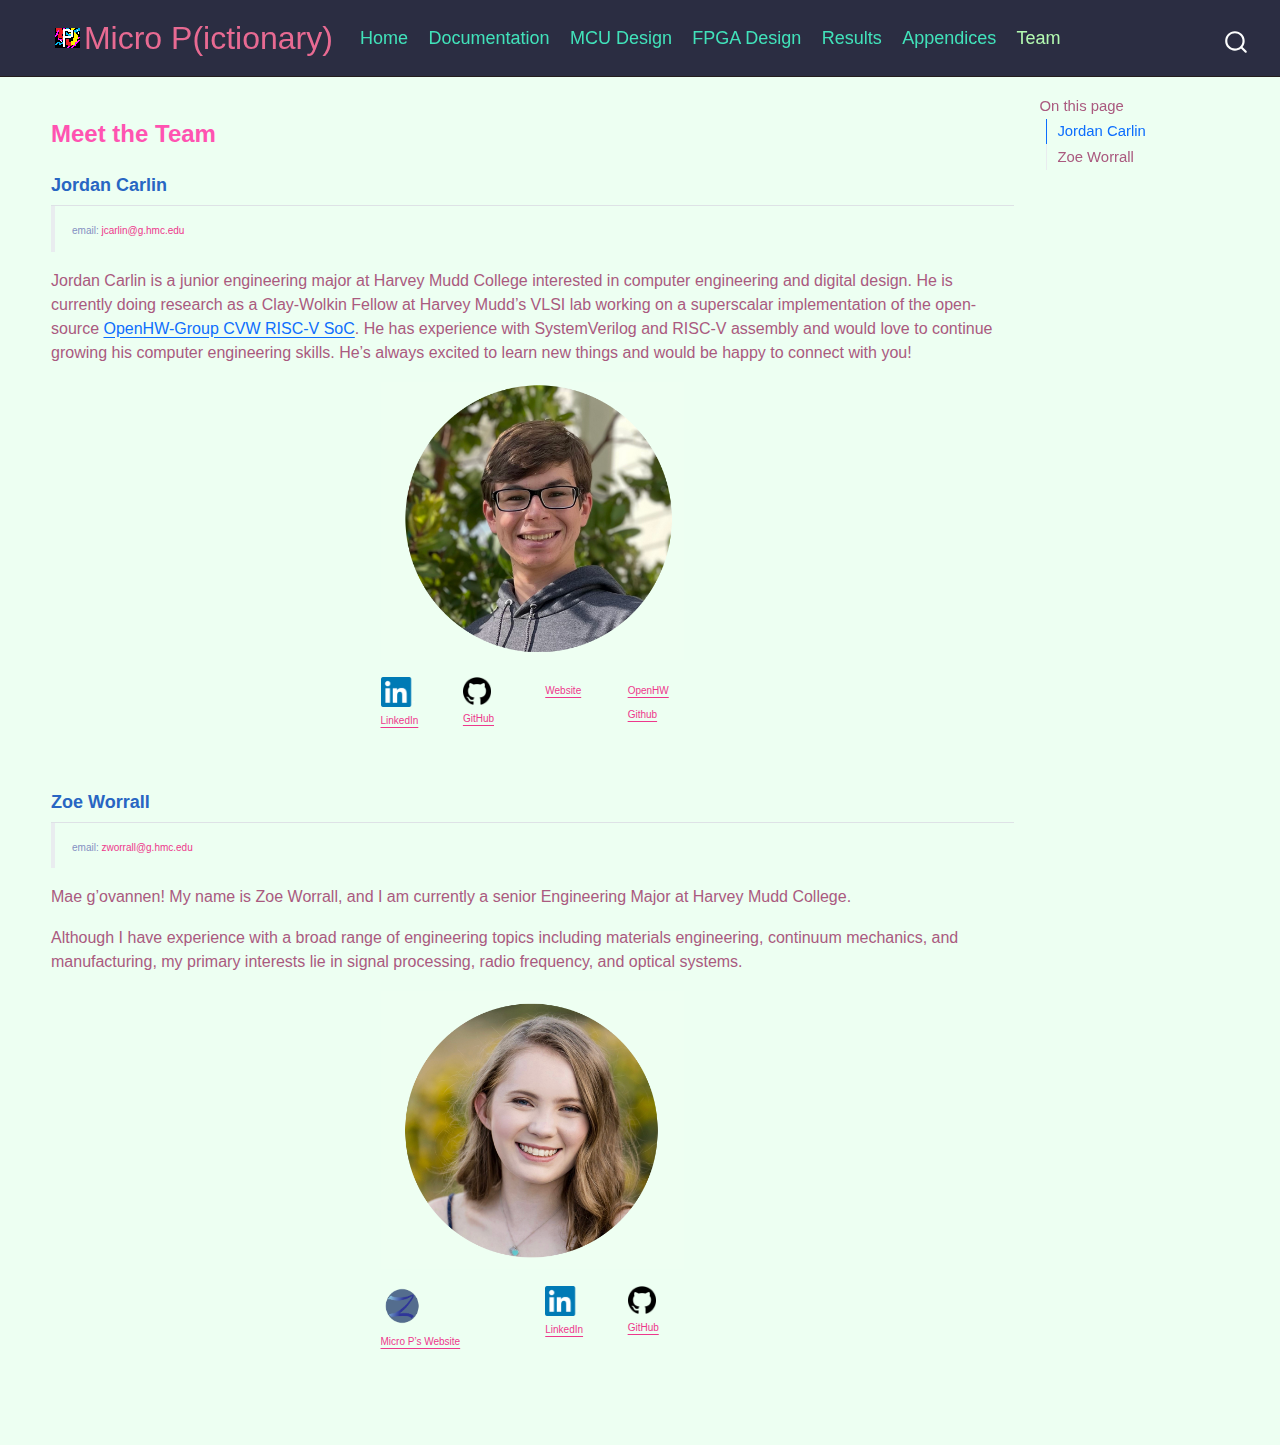
<file: team.html>
<!DOCTYPE html>
<html xmlns="http://www.w3.org/1999/xhtml" lang="en" xml:lang="en"><head>

<meta charset="utf-8">
<meta name="generator" content="quarto-1.6.39">

<meta name="viewport" content="width=device-width, initial-scale=1.0, user-scalable=yes">


<title>Meet the Team – Micro P(ictionary)</title>
<style>
code{white-space: pre-wrap;}
span.smallcaps{font-variant: small-caps;}
div.columns{display: flex; gap: min(4vw, 1.5em);}
div.column{flex: auto; overflow-x: auto;}
div.hanging-indent{margin-left: 1.5em; text-indent: -1.5em;}
ul.task-list{list-style: none;}
ul.task-list li input[type="checkbox"] {
  width: 0.8em;
  margin: 0 0.8em 0.2em -1em; /* quarto-specific, see https://github.com/quarto-dev/quarto-cli/issues/4556 */ 
  vertical-align: middle;
}
</style>


<script src="site_libs/quarto-nav/quarto-nav.js"></script>
<script src="site_libs/quarto-nav/headroom.min.js"></script>
<script src="site_libs/clipboard/clipboard.min.js"></script>
<script src="site_libs/quarto-search/autocomplete.umd.js"></script>
<script src="site_libs/quarto-search/fuse.min.js"></script>
<script src="site_libs/quarto-search/quarto-search.js"></script>
<meta name="quarto:offset" content="./">
<script src="site_libs/quarto-html/quarto.js"></script>
<script src="site_libs/quarto-html/popper.min.js"></script>
<script src="site_libs/quarto-html/tippy.umd.min.js"></script>
<script src="site_libs/quarto-html/anchor.min.js"></script>
<link href="site_libs/quarto-html/tippy.css" rel="stylesheet">
<link href="site_libs/quarto-html/quarto-syntax-highlighting-e26003cea8cd680ca0c55a263523d882.css" rel="stylesheet" id="quarto-text-highlighting-styles">
<script src="site_libs/bootstrap/bootstrap.min.js"></script>
<link href="site_libs/bootstrap/bootstrap-icons.css" rel="stylesheet">
<link href="site_libs/bootstrap/bootstrap-1594875bc4d08b77c15037ebe414d997.min.css" rel="stylesheet" append-hash="true" id="quarto-bootstrap" data-mode="light">
<script id="quarto-search-options" type="application/json">{
  "location": "navbar",
  "copy-button": false,
  "collapse-after": 3,
  "panel-placement": "end",
  "type": "overlay",
  "limit": 50,
  "keyboard-shortcut": [
    "f",
    "/",
    "s"
  ],
  "show-item-context": false,
  "language": {
    "search-no-results-text": "No results",
    "search-matching-documents-text": "matching documents",
    "search-copy-link-title": "Copy link to search",
    "search-hide-matches-text": "Hide additional matches",
    "search-more-match-text": "more match in this document",
    "search-more-matches-text": "more matches in this document",
    "search-clear-button-title": "Clear",
    "search-text-placeholder": "",
    "search-detached-cancel-button-title": "Cancel",
    "search-submit-button-title": "Submit",
    "search-label": "Search"
  }
}</script>
<style>html{ scroll-behavior: smooth; }</style>


<link rel="stylesheet" href="styles.css">
</head>

<body class="nav-fixed">

<div id="quarto-search-results"></div>
  <header id="quarto-header" class="headroom fixed-top">
    <nav class="navbar navbar-expand-lg " data-bs-theme="dark">
      <div class="navbar-container container-fluid">
      <div class="navbar-brand-container mx-auto">
    <a href="./index.html" class="navbar-brand navbar-brand-logo">
    <img src="./images/pictionaryLogo.png" alt="" class="navbar-logo">
    </a>
    <a class="navbar-brand" href="./index.html">
    <span class="navbar-title">Micro P(ictionary)</span>
    </a>
  </div>
            <div id="quarto-search" class="" title="Search"></div>
          <button class="navbar-toggler" type="button" data-bs-toggle="collapse" data-bs-target="#navbarCollapse" aria-controls="navbarCollapse" role="menu" aria-expanded="false" aria-label="Toggle navigation" onclick="if (window.quartoToggleHeadroom) { window.quartoToggleHeadroom(); }">
  <span class="navbar-toggler-icon"></span>
</button>
          <div class="collapse navbar-collapse" id="navbarCollapse">
            <ul class="navbar-nav navbar-nav-scroll me-auto">
  <li class="nav-item">
    <a class="nav-link" href="./index.html"> 
<span class="menu-text">Home</span></a>
  </li>  
  <li class="nav-item">
    <a class="nav-link" href="./documentation.html"> 
<span class="menu-text">Documentation</span></a>
  </li>  
  <li class="nav-item">
    <a class="nav-link" href="./mcu.html"> 
<span class="menu-text">MCU Design</span></a>
  </li>  
  <li class="nav-item">
    <a class="nav-link" href="./fpga.html"> 
<span class="menu-text">FPGA Design</span></a>
  </li>  
  <li class="nav-item">
    <a class="nav-link" href="./results.html"> 
<span class="menu-text">Results</span></a>
  </li>  
  <li class="nav-item">
    <a class="nav-link" href="./appendices.html"> 
<span class="menu-text">Appendices</span></a>
  </li>  
  <li class="nav-item">
    <a class="nav-link active" href="./team.html" aria-current="page"> 
<span class="menu-text">Team</span></a>
  </li>  
</ul>
          </div> <!-- /navcollapse -->
            <div class="quarto-navbar-tools">
</div>
      </div> <!-- /container-fluid -->
    </nav>
</header>
<!-- content -->
<div id="quarto-content" class="quarto-container page-columns page-rows-contents page-layout-article page-navbar">
<!-- sidebar -->
<!-- margin-sidebar -->
    <div id="quarto-margin-sidebar" class="sidebar margin-sidebar">
        <nav id="TOC" role="doc-toc" class="toc-active">
    <h2 id="toc-title">On this page</h2>
   
  <ul>
  <li><a href="#jordan-carlin" id="toc-jordan-carlin" class="nav-link active" data-scroll-target="#jordan-carlin">Jordan Carlin</a></li>
  <li><a href="#zoe-worrall" id="toc-zoe-worrall" class="nav-link" data-scroll-target="#zoe-worrall">Zoe Worrall</a></li>
  </ul>
</nav>
    </div>
<!-- main -->
<main class="content" id="quarto-document-content">

<header id="title-block-header" class="quarto-title-block default">
<div class="quarto-title">
<h1 class="title">Meet the Team</h1>
</div>



<div class="quarto-title-meta">

    
  
    
  </div>
  


</header>


<section id="jordan-carlin" class="level2">
<h2 class="anchored" data-anchor-id="jordan-carlin">Jordan Carlin</h2>
<blockquote class="blockquote">
<p><a style="color: #848fc2; font-size: x-small; style: italic; link-color: white;"> email: </a> <a style="color: rgb(237, 56, 140); font-size: x-small; style: italic; link-color: white;"> jcarlin@g.hmc.edu </a><br>
</p>
</blockquote>
<p>Jordan Carlin is a junior engineering major at Harvey Mudd College interested in computer engineering and digital design. He is currently doing research as a Clay-Wolkin Fellow at Harvey Mudd’s VLSI lab working on a superscalar implementation of the open-source <a href="https://github.com/openhwgroup/cvw">OpenHW-Group CVW RISC-V SoC</a>. He has experience with SystemVerilog and RISC-V assembly and would love to continue growing his computer engineering skills. He’s always excited to learn new things and would be happy to connect with you!</p>
<div class="grid" data-n-cols="3">
<div class="g-col-4">

</div>
<div class="g-col-4">
<p><img src="./images/jordan_round.png" class="img-fluid" data-image-shape="round"></p>
</div>
<div class="g-col-4">

</div>
</div>
<div class="grid" data-n-cols="8">
<div class="g-col-2">

</div>
<div class="g-col-2">

</div>
<div class="g-col-1">
<p><img src="images/linkedin-logo-nobg.png" class="img-fluid" style="width:60.0%"><br>
<a href="https://www.linkedin.com/in/jordanmcarlin" style="color: rgb(237, 56, 140); font-size: x-small;"> LinkedIn </a></p>
</div>
<div class="g-col-1">
<p><img src="images/github-logo-nobg.png" class="img-fluid" style="width:50.0%"><br>
<a href="https://github.com/jordancarlin" style="color: rgb(237, 56, 140); font-size: x-small;"> GitHub </a></p>
</div>
<div class="g-col-1">
<p><a href="https://jordancarlin.github.io/hmc-e155-portfolio/" style="color: rgb(237, 56, 140); font-size: x-small;"> Website </a></p>
</div>
<div class="g-col-1">
<p><a href="https://github.com/openhwgroup/cvw" style="color: rgb(237, 56, 140); font-size: x-small;"> OpenHW Github </a></p>
</div>
<div class="g-col-2">

</div>
<div class="g-col-2">

</div>
</div>
</section>
<section id="zoe-worrall" class="level2">
<h2 class="anchored" data-anchor-id="zoe-worrall">Zoe Worrall</h2>
<blockquote class="blockquote">
<p><a style="color: #848fc2; font-size: x-small; style: italic; link-color: white;"> email: </a> <a style="color: rgb(237, 56, 140); font-size: x-small; style: italic; link-color: white;"> zworrall@g.hmc.edu </a></p>
</blockquote>
<p>Mae g’ovannen! My name is Zoe Worrall, and I am currently a senior Engineering Major at Harvey Mudd College.</p>
<p>Although I have experience with a broad range of engineering topics including materials engineering, continuum mechanics, and manufacturing, my primary interests lie in signal processing, radio frequency, and optical systems.</p>
<div class="grid" data-n-cols="3" data-fig-align="center">
<div class="g-col-4">

</div>
<div class="g-col-4">
<p><img src="./images/zoe_round.png" class="img-fluid"></p>
</div>
<div class="g-col-4">

</div>
</div>
<div class="grid" data-n-cols="7">
<div class="g-col-2">

</div>
<div class="g-col-2">

</div>
<div class="g-col-2">
<p><img src="images/zoe_logo.png" class="img-fluid" style="width:30.0%"><br>
<a href="https://zoe-worrall.github.io/e155_labs/projects/e-155_website/blog.html" style="color: rgb(237, 56, 140); font-size: x-small;"> Micro P’s Website </a></p>
</div>
<div class="g-col-1">
<p><img src="images/linkedin-logo-nobg.png" class="img-fluid" style="width:60.0%"><br>
<a href="https://www.linkedin.com/in/zoeworrall" style="color: rgb(237, 56, 140); font-size: x-small;"> LinkedIn </a></p>
</div>
<div class="g-col-1">
<p><img src="images/github-logo-nobg.png" class="img-fluid" style="width:50.0%"><br>
<a href="https://github.com/zoe-worrall" style="color: rgb(237, 56, 140); font-size: x-small;"> GitHub </a></p>
</div>
<div class="g-col-2">

</div>
<div class="g-col-2">

</div>
</div>


</section>

</main> <!-- /main -->
<script id="quarto-html-after-body" type="application/javascript">
window.document.addEventListener("DOMContentLoaded", function (event) {
  const toggleBodyColorMode = (bsSheetEl) => {
    const mode = bsSheetEl.getAttribute("data-mode");
    const bodyEl = window.document.querySelector("body");
    if (mode === "dark") {
      bodyEl.classList.add("quarto-dark");
      bodyEl.classList.remove("quarto-light");
    } else {
      bodyEl.classList.add("quarto-light");
      bodyEl.classList.remove("quarto-dark");
    }
  }
  const toggleBodyColorPrimary = () => {
    const bsSheetEl = window.document.querySelector("link#quarto-bootstrap");
    if (bsSheetEl) {
      toggleBodyColorMode(bsSheetEl);
    }
  }
  toggleBodyColorPrimary();  
  const icon = "";
  const anchorJS = new window.AnchorJS();
  anchorJS.options = {
    placement: 'right',
    icon: icon
  };
  anchorJS.add('.anchored');
  const isCodeAnnotation = (el) => {
    for (const clz of el.classList) {
      if (clz.startsWith('code-annotation-')) {                     
        return true;
      }
    }
    return false;
  }
  const onCopySuccess = function(e) {
    // button target
    const button = e.trigger;
    // don't keep focus
    button.blur();
    // flash "checked"
    button.classList.add('code-copy-button-checked');
    var currentTitle = button.getAttribute("title");
    button.setAttribute("title", "Copied!");
    let tooltip;
    if (window.bootstrap) {
      button.setAttribute("data-bs-toggle", "tooltip");
      button.setAttribute("data-bs-placement", "left");
      button.setAttribute("data-bs-title", "Copied!");
      tooltip = new bootstrap.Tooltip(button, 
        { trigger: "manual", 
          customClass: "code-copy-button-tooltip",
          offset: [0, -8]});
      tooltip.show();    
    }
    setTimeout(function() {
      if (tooltip) {
        tooltip.hide();
        button.removeAttribute("data-bs-title");
        button.removeAttribute("data-bs-toggle");
        button.removeAttribute("data-bs-placement");
      }
      button.setAttribute("title", currentTitle);
      button.classList.remove('code-copy-button-checked');
    }, 1000);
    // clear code selection
    e.clearSelection();
  }
  const getTextToCopy = function(trigger) {
      const codeEl = trigger.previousElementSibling.cloneNode(true);
      for (const childEl of codeEl.children) {
        if (isCodeAnnotation(childEl)) {
          childEl.remove();
        }
      }
      return codeEl.innerText;
  }
  const clipboard = new window.ClipboardJS('.code-copy-button:not([data-in-quarto-modal])', {
    text: getTextToCopy
  });
  clipboard.on('success', onCopySuccess);
  if (window.document.getElementById('quarto-embedded-source-code-modal')) {
    const clipboardModal = new window.ClipboardJS('.code-copy-button[data-in-quarto-modal]', {
      text: getTextToCopy,
      container: window.document.getElementById('quarto-embedded-source-code-modal')
    });
    clipboardModal.on('success', onCopySuccess);
  }
    var localhostRegex = new RegExp(/^(?:http|https):\/\/localhost\:?[0-9]*\//);
    var mailtoRegex = new RegExp(/^mailto:/);
      var filterRegex = new RegExp("https:\/\/jordancarlin\.github\.io\/e155-project\/");
    var isInternal = (href) => {
        return filterRegex.test(href) || localhostRegex.test(href) || mailtoRegex.test(href);
    }
    // Inspect non-navigation links and adorn them if external
 	var links = window.document.querySelectorAll('a[href]:not(.nav-link):not(.navbar-brand):not(.toc-action):not(.sidebar-link):not(.sidebar-item-toggle):not(.pagination-link):not(.no-external):not([aria-hidden]):not(.dropdown-item):not(.quarto-navigation-tool):not(.about-link)');
    for (var i=0; i<links.length; i++) {
      const link = links[i];
      if (!isInternal(link.href)) {
        // undo the damage that might have been done by quarto-nav.js in the case of
        // links that we want to consider external
        if (link.dataset.originalHref !== undefined) {
          link.href = link.dataset.originalHref;
        }
      }
    }
  function tippyHover(el, contentFn, onTriggerFn, onUntriggerFn) {
    const config = {
      allowHTML: true,
      maxWidth: 500,
      delay: 100,
      arrow: false,
      appendTo: function(el) {
          return el.parentElement;
      },
      interactive: true,
      interactiveBorder: 10,
      theme: 'quarto',
      placement: 'bottom-start',
    };
    if (contentFn) {
      config.content = contentFn;
    }
    if (onTriggerFn) {
      config.onTrigger = onTriggerFn;
    }
    if (onUntriggerFn) {
      config.onUntrigger = onUntriggerFn;
    }
    window.tippy(el, config); 
  }
  const noterefs = window.document.querySelectorAll('a[role="doc-noteref"]');
  for (var i=0; i<noterefs.length; i++) {
    const ref = noterefs[i];
    tippyHover(ref, function() {
      // use id or data attribute instead here
      let href = ref.getAttribute('data-footnote-href') || ref.getAttribute('href');
      try { href = new URL(href).hash; } catch {}
      const id = href.replace(/^#\/?/, "");
      const note = window.document.getElementById(id);
      if (note) {
        return note.innerHTML;
      } else {
        return "";
      }
    });
  }
  const xrefs = window.document.querySelectorAll('a.quarto-xref');
  const processXRef = (id, note) => {
    // Strip column container classes
    const stripColumnClz = (el) => {
      el.classList.remove("page-full", "page-columns");
      if (el.children) {
        for (const child of el.children) {
          stripColumnClz(child);
        }
      }
    }
    stripColumnClz(note)
    if (id === null || id.startsWith('sec-')) {
      // Special case sections, only their first couple elements
      const container = document.createElement("div");
      if (note.children && note.children.length > 2) {
        container.appendChild(note.children[0].cloneNode(true));
        for (let i = 1; i < note.children.length; i++) {
          const child = note.children[i];
          if (child.tagName === "P" && child.innerText === "") {
            continue;
          } else {
            container.appendChild(child.cloneNode(true));
            break;
          }
        }
        if (window.Quarto?.typesetMath) {
          window.Quarto.typesetMath(container);
        }
        return container.innerHTML
      } else {
        if (window.Quarto?.typesetMath) {
          window.Quarto.typesetMath(note);
        }
        return note.innerHTML;
      }
    } else {
      // Remove any anchor links if they are present
      const anchorLink = note.querySelector('a.anchorjs-link');
      if (anchorLink) {
        anchorLink.remove();
      }
      if (window.Quarto?.typesetMath) {
        window.Quarto.typesetMath(note);
      }
      if (note.classList.contains("callout")) {
        return note.outerHTML;
      } else {
        return note.innerHTML;
      }
    }
  }
  for (var i=0; i<xrefs.length; i++) {
    const xref = xrefs[i];
    tippyHover(xref, undefined, function(instance) {
      instance.disable();
      let url = xref.getAttribute('href');
      let hash = undefined; 
      if (url.startsWith('#')) {
        hash = url;
      } else {
        try { hash = new URL(url).hash; } catch {}
      }
      if (hash) {
        const id = hash.replace(/^#\/?/, "");
        const note = window.document.getElementById(id);
        if (note !== null) {
          try {
            const html = processXRef(id, note.cloneNode(true));
            instance.setContent(html);
          } finally {
            instance.enable();
            instance.show();
          }
        } else {
          // See if we can fetch this
          fetch(url.split('#')[0])
          .then(res => res.text())
          .then(html => {
            const parser = new DOMParser();
            const htmlDoc = parser.parseFromString(html, "text/html");
            const note = htmlDoc.getElementById(id);
            if (note !== null) {
              const html = processXRef(id, note);
              instance.setContent(html);
            } 
          }).finally(() => {
            instance.enable();
            instance.show();
          });
        }
      } else {
        // See if we can fetch a full url (with no hash to target)
        // This is a special case and we should probably do some content thinning / targeting
        fetch(url)
        .then(res => res.text())
        .then(html => {
          const parser = new DOMParser();
          const htmlDoc = parser.parseFromString(html, "text/html");
          const note = htmlDoc.querySelector('main.content');
          if (note !== null) {
            // This should only happen for chapter cross references
            // (since there is no id in the URL)
            // remove the first header
            if (note.children.length > 0 && note.children[0].tagName === "HEADER") {
              note.children[0].remove();
            }
            const html = processXRef(null, note);
            instance.setContent(html);
          } 
        }).finally(() => {
          instance.enable();
          instance.show();
        });
      }
    }, function(instance) {
    });
  }
      let selectedAnnoteEl;
      const selectorForAnnotation = ( cell, annotation) => {
        let cellAttr = 'data-code-cell="' + cell + '"';
        let lineAttr = 'data-code-annotation="' +  annotation + '"';
        const selector = 'span[' + cellAttr + '][' + lineAttr + ']';
        return selector;
      }
      const selectCodeLines = (annoteEl) => {
        const doc = window.document;
        const targetCell = annoteEl.getAttribute("data-target-cell");
        const targetAnnotation = annoteEl.getAttribute("data-target-annotation");
        const annoteSpan = window.document.querySelector(selectorForAnnotation(targetCell, targetAnnotation));
        const lines = annoteSpan.getAttribute("data-code-lines").split(",");
        const lineIds = lines.map((line) => {
          return targetCell + "-" + line;
        })
        let top = null;
        let height = null;
        let parent = null;
        if (lineIds.length > 0) {
            //compute the position of the single el (top and bottom and make a div)
            const el = window.document.getElementById(lineIds[0]);
            top = el.offsetTop;
            height = el.offsetHeight;
            parent = el.parentElement.parentElement;
          if (lineIds.length > 1) {
            const lastEl = window.document.getElementById(lineIds[lineIds.length - 1]);
            const bottom = lastEl.offsetTop + lastEl.offsetHeight;
            height = bottom - top;
          }
          if (top !== null && height !== null && parent !== null) {
            // cook up a div (if necessary) and position it 
            let div = window.document.getElementById("code-annotation-line-highlight");
            if (div === null) {
              div = window.document.createElement("div");
              div.setAttribute("id", "code-annotation-line-highlight");
              div.style.position = 'absolute';
              parent.appendChild(div);
            }
            div.style.top = top - 2 + "px";
            div.style.height = height + 4 + "px";
            div.style.left = 0;
            let gutterDiv = window.document.getElementById("code-annotation-line-highlight-gutter");
            if (gutterDiv === null) {
              gutterDiv = window.document.createElement("div");
              gutterDiv.setAttribute("id", "code-annotation-line-highlight-gutter");
              gutterDiv.style.position = 'absolute';
              const codeCell = window.document.getElementById(targetCell);
              const gutter = codeCell.querySelector('.code-annotation-gutter');
              gutter.appendChild(gutterDiv);
            }
            gutterDiv.style.top = top - 2 + "px";
            gutterDiv.style.height = height + 4 + "px";
          }
          selectedAnnoteEl = annoteEl;
        }
      };
      const unselectCodeLines = () => {
        const elementsIds = ["code-annotation-line-highlight", "code-annotation-line-highlight-gutter"];
        elementsIds.forEach((elId) => {
          const div = window.document.getElementById(elId);
          if (div) {
            div.remove();
          }
        });
        selectedAnnoteEl = undefined;
      };
        // Handle positioning of the toggle
    window.addEventListener(
      "resize",
      throttle(() => {
        elRect = undefined;
        if (selectedAnnoteEl) {
          selectCodeLines(selectedAnnoteEl);
        }
      }, 10)
    );
    function throttle(fn, ms) {
    let throttle = false;
    let timer;
      return (...args) => {
        if(!throttle) { // first call gets through
            fn.apply(this, args);
            throttle = true;
        } else { // all the others get throttled
            if(timer) clearTimeout(timer); // cancel #2
            timer = setTimeout(() => {
              fn.apply(this, args);
              timer = throttle = false;
            }, ms);
        }
      };
    }
      // Attach click handler to the DT
      const annoteDls = window.document.querySelectorAll('dt[data-target-cell]');
      for (const annoteDlNode of annoteDls) {
        annoteDlNode.addEventListener('click', (event) => {
          const clickedEl = event.target;
          if (clickedEl !== selectedAnnoteEl) {
            unselectCodeLines();
            const activeEl = window.document.querySelector('dt[data-target-cell].code-annotation-active');
            if (activeEl) {
              activeEl.classList.remove('code-annotation-active');
            }
            selectCodeLines(clickedEl);
            clickedEl.classList.add('code-annotation-active');
          } else {
            // Unselect the line
            unselectCodeLines();
            clickedEl.classList.remove('code-annotation-active');
          }
        });
      }
  const findCites = (el) => {
    const parentEl = el.parentElement;
    if (parentEl) {
      const cites = parentEl.dataset.cites;
      if (cites) {
        return {
          el,
          cites: cites.split(' ')
        };
      } else {
        return findCites(el.parentElement)
      }
    } else {
      return undefined;
    }
  };
  var bibliorefs = window.document.querySelectorAll('a[role="doc-biblioref"]');
  for (var i=0; i<bibliorefs.length; i++) {
    const ref = bibliorefs[i];
    const citeInfo = findCites(ref);
    if (citeInfo) {
      tippyHover(citeInfo.el, function() {
        var popup = window.document.createElement('div');
        citeInfo.cites.forEach(function(cite) {
          var citeDiv = window.document.createElement('div');
          citeDiv.classList.add('hanging-indent');
          citeDiv.classList.add('csl-entry');
          var biblioDiv = window.document.getElementById('ref-' + cite);
          if (biblioDiv) {
            citeDiv.innerHTML = biblioDiv.innerHTML;
          }
          popup.appendChild(citeDiv);
        });
        return popup.innerHTML;
      });
    }
  }
});
</script>
</div> <!-- /content -->




<script src="site_libs/quarto-html/zenscroll-min.js"></script>
</body></html>
</file>
<file: site_libs/quarto-html/tippy.css>
.tippy-box[data-animation=fade][data-state=hidden]{opacity:0}[data-tippy-root]{max-width:calc(100vw - 10px)}.tippy-box{position:relative;background-color:#333;color:#fff;border-radius:4px;font-size:14px;line-height:1.4;white-space:normal;outline:0;transition-property:transform,visibility,opacity}.tippy-box[data-placement^=top]>.tippy-arrow{bottom:0}.tippy-box[data-placement^=top]>.tippy-arrow:before{bottom:-7px;left:0;border-width:8px 8px 0;border-top-color:initial;transform-origin:center top}.tippy-box[data-placement^=bottom]>.tippy-arrow{top:0}.tippy-box[data-placement^=bottom]>.tippy-arrow:before{top:-7px;left:0;border-width:0 8px 8px;border-bottom-color:initial;transform-origin:center bottom}.tippy-box[data-placement^=left]>.tippy-arrow{right:0}.tippy-box[data-placement^=left]>.tippy-arrow:before{border-width:8px 0 8px 8px;border-left-color:initial;right:-7px;transform-origin:center left}.tippy-box[data-placement^=right]>.tippy-arrow{left:0}.tippy-box[data-placement^=right]>.tippy-arrow:before{left:-7px;border-width:8px 8px 8px 0;border-right-color:initial;transform-origin:center right}.tippy-box[data-inertia][data-state=visible]{transition-timing-function:cubic-bezier(.54,1.5,.38,1.11)}.tippy-arrow{width:16px;height:16px;color:#333}.tippy-arrow:before{content:"";position:absolute;border-color:transparent;border-style:solid}.tippy-content{position:relative;padding:5px 9px;z-index:1}
</file>
<file: site_libs/quarto-html/quarto-syntax-highlighting-e26003cea8cd680ca0c55a263523d882.css>
/* quarto syntax highlight colors */
:root {
  --quarto-hl-ot-color: #003B4F;
  --quarto-hl-at-color: #657422;
  --quarto-hl-ss-color: #20794D;
  --quarto-hl-an-color: #5E5E5E;
  --quarto-hl-fu-color: #4758AB;
  --quarto-hl-st-color: #20794D;
  --quarto-hl-cf-color: #003B4F;
  --quarto-hl-op-color: #5E5E5E;
  --quarto-hl-er-color: #AD0000;
  --quarto-hl-bn-color: #AD0000;
  --quarto-hl-al-color: #AD0000;
  --quarto-hl-va-color: #111111;
  --quarto-hl-bu-color: inherit;
  --quarto-hl-ex-color: inherit;
  --quarto-hl-pp-color: #AD0000;
  --quarto-hl-in-color: #5E5E5E;
  --quarto-hl-vs-color: #20794D;
  --quarto-hl-wa-color: #5E5E5E;
  --quarto-hl-do-color: #5E5E5E;
  --quarto-hl-im-color: #00769E;
  --quarto-hl-ch-color: #20794D;
  --quarto-hl-dt-color: #AD0000;
  --quarto-hl-fl-color: #AD0000;
  --quarto-hl-co-color: #5E5E5E;
  --quarto-hl-cv-color: #5E5E5E;
  --quarto-hl-cn-color: #8f5902;
  --quarto-hl-sc-color: #5E5E5E;
  --quarto-hl-dv-color: #AD0000;
  --quarto-hl-kw-color: #003B4F;
}

/* other quarto variables */
:root {
  --quarto-font-monospace: SFMono-Regular, Menlo, Monaco, Consolas, "Liberation Mono", "Courier New", monospace;
}

pre > code.sourceCode > span {
  color: #003B4F;
}

code span {
  color: #003B4F;
}

code.sourceCode > span {
  color: #003B4F;
}

div.sourceCode,
div.sourceCode pre.sourceCode {
  color: #003B4F;
}

code span.ot {
  color: #003B4F;
  font-style: inherit;
}

code span.at {
  color: #657422;
  font-style: inherit;
}

code span.ss {
  color: #20794D;
  font-style: inherit;
}

code span.an {
  color: #5E5E5E;
  font-style: inherit;
}

code span.fu {
  color: #4758AB;
  font-style: inherit;
}

code span.st {
  color: #20794D;
  font-style: inherit;
}

code span.cf {
  color: #003B4F;
  font-weight: bold;
  font-style: inherit;
}

code span.op {
  color: #5E5E5E;
  font-style: inherit;
}

code span.er {
  color: #AD0000;
  font-style: inherit;
}

code span.bn {
  color: #AD0000;
  font-style: inherit;
}

code span.al {
  color: #AD0000;
  font-style: inherit;
}

code span.va {
  color: #111111;
  font-style: inherit;
}

code span.bu {
  font-style: inherit;
}

code span.ex {
  font-style: inherit;
}

code span.pp {
  color: #AD0000;
  font-style: inherit;
}

code span.in {
  color: #5E5E5E;
  font-style: inherit;
}

code span.vs {
  color: #20794D;
  font-style: inherit;
}

code span.wa {
  color: #5E5E5E;
  font-style: italic;
}

code span.do {
  color: #5E5E5E;
  font-style: italic;
}

code span.im {
  color: #00769E;
  font-style: inherit;
}

code span.ch {
  color: #20794D;
  font-style: inherit;
}

code span.dt {
  color: #AD0000;
  font-style: inherit;
}

code span.fl {
  color: #AD0000;
  font-style: inherit;
}

code span.co {
  color: #5E5E5E;
  font-style: inherit;
}

code span.cv {
  color: #5E5E5E;
  font-style: italic;
}

code span.cn {
  color: #8f5902;
  font-style: inherit;
}

code span.sc {
  color: #5E5E5E;
  font-style: inherit;
}

code span.dv {
  color: #AD0000;
  font-style: inherit;
}

code span.kw {
  color: #003B4F;
  font-weight: bold;
  font-style: inherit;
}

.prevent-inlining {
  content: "</";
}

/*# sourceMappingURL=e90e9ab646ea9b1aaa61e089606e0f97.css.map */
</file>
<file: styles.css>
/*-- title --*/
.navbar-brand {
    color: #E86A92;
    font-size: xx-large;
    font-family: 'Poppins', sans-serif;
}

.navbar-brand:hover {
    color: rgb(239, 255, 200);
    font-size: xx-large;
    font-family: 'Poppins', sans-serif;
}

/*-- navbar --*/

.navbar {
    padding-top: 10;
    padding-bottom: 10;
    background-color: #2B2D42;
    font-family:'Poppins',sans-serif;
    font-weight: 100;
    font-size: 0.6em;
  }

  @media (max-width: 991px) {
  .navbar-nav-scroll {
    background: #131c2b;
    border: white;
    color: white;
  }
  }

  #quarto-header {
    border-bottom: 1px solid rgb(36, 29, 29);
  }
  
  .navbar-brand.navbar-brand-logo {
    display: flex;
    padding-top: 0;
    padding-bottom: 0;
    margin-right: 0;
    margin-left: 1em;
  }
  
  @media (max-width: 767px) {
    .navbar-brand.navbar-brand-logo {
      margin-left: 0;
  }
  }
  
  .navbar-logo {
    max-height: 2em;
    width: auto;
    align-items: baseline;
  }
  
  @media (max-width: 991px) {
  .navbar-logo {
    max-height: 1em;
    width: auto;
    align-items: baseline;
  }
  }
  
  .navbar-nav navbar-text {
    color: rgb(223, 223, 223);
    border: white;
    font-weight: 400;
  }
  
  .navbar-nav .nav-link:hover {
    color: #ebffec;
    background-color: #000000;
    font-weight: 1000;
    font-size: large;
  }
  
  @media (max-width: 2000px) {
  .navbar-nav .nav-link {
    color: #41E2BA;
    font-weight: 400;
    font-size: large;
  }
  }
  
  .navbar-nav .show>.nav-link, .navbar-nav .active>.nav-link, .navbar-nav .nav-link.active {
    color: #b4fab1;
    font-size: large;
  }
  
  .nav-item {
    margin-top: 0.01em; 
    font-size: 25;
  }
  
  @media (max-width: 1200px) {
    .nav-item {
      margin-right: 0.5rem;
  }
  }
  
  @media (max-width: 991px) {
    .nav-item {
      margin-top: 0;
      margin-right: 0.5rem;
  }
  }
  
  .aa-DetachedSearchButton {
    margin-top: 0.5rem;
  }
  
  @media (max-width: 991px) {
    .aa-DetachedSearchButton {
      margin-top: 0;
  }
  }

/*-- main content --*/

body.nav-fixed {
    background-color: rgb(237, 255, 242);
    padding-top: 0.5em;
    color: white;
  }
  
  h1 {
    color: rgb(255, 83, 177);
    padding-top: 0.5em;
    font-size: x-large;
  }

  #quarto-content {
    font-family: 'Segoe UI',sans-serif;
    background-color: rgb(#F7F7F9);
    padding-top: 0.5em;
    color: rgb(170, 90, 127);
  }

  #quarto-content>* {
    padding-top: 0.5em;
    font-size: medium;
  }

  figcaption {
    color: rgb(91, 142, 95);
    font-size: small;
  }

  h2.anchored {
    margin-bottom: 0;
    padding-top: 0.5em;
    color: rgb(40, 102, 195);
    font-size: large;
  }

  h2.text-heading-default{
    font-family: "Times New Roman";
  }

  h2.nav-link{
    font-family: "Times New Roman";
    color: white;
  }

  /*-- nav footer styles --*/

  .nav-footer {
    color: white;
    font-family: 'Arial Narrow Bold', sans-serif!important;
    padding-left: 1.5em !important;
    padding-right: 1.5em !important;
    padding-top: 1em;
  }

  body:not(.floating) .nav-footer {
    border-top: 1px solid #f0eeeb;
  }
  
  .nav-footer a {
    color: white;
    font-weight: 400;
  }

  
  .nav-footer a:hover {
    color: #424242;
  }
  
  .nav-footer-left .footer-items .nav-link, .nav-footer-center .footer-items .nav-link, .nav-footer-right .footer-items .nav-link {
    font-weight: 400;
  }
  
  .nav-footer-left .footer-items .nav-item, .nav-footer-center .footer-items .nav-item, .nav-footer-right .footer-items .nav-item {
    margin-top: 0;
    margin-left: 0.5rem;
    margin-right: 0.5rem;
  }
  
  .nav-footer-left {
    font-family:'Times New Roman';
  }
  
  .nav-footer-right {
    font-family:'Times New Roman';
  }
</file>
